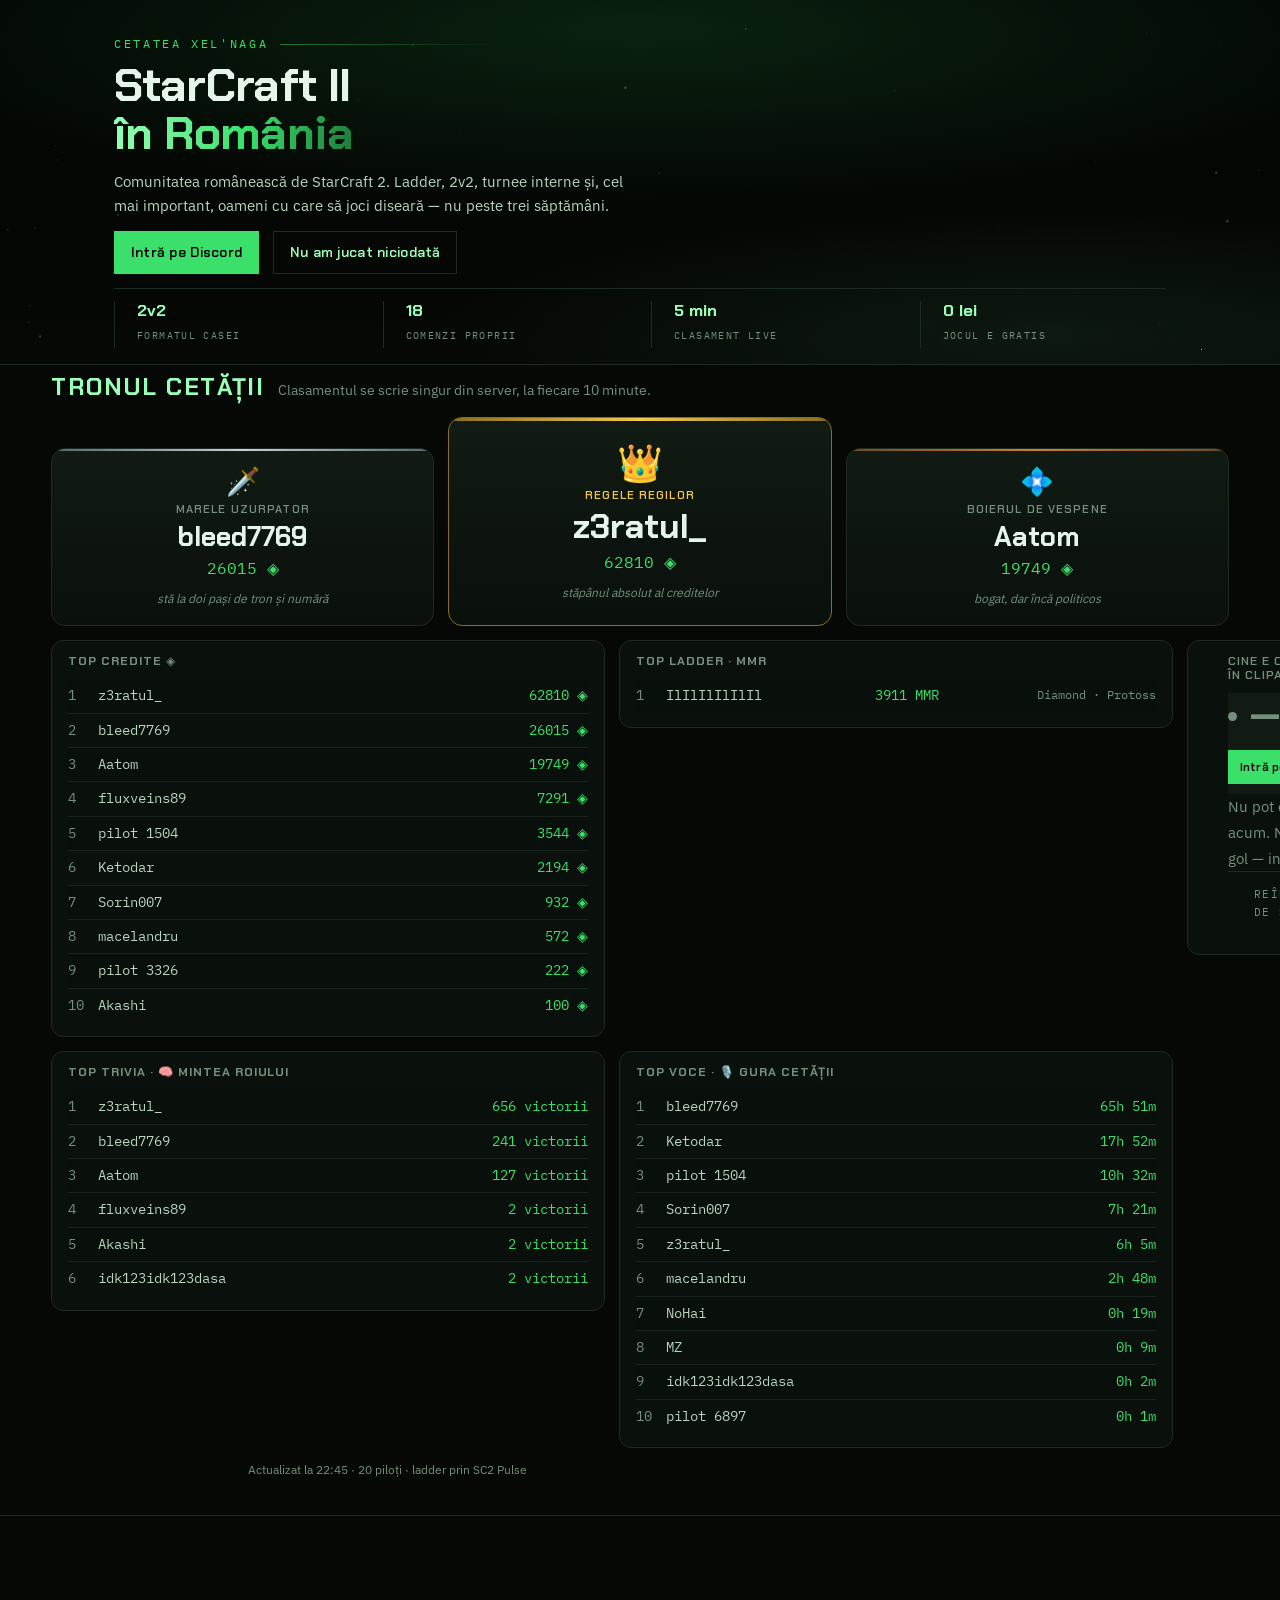
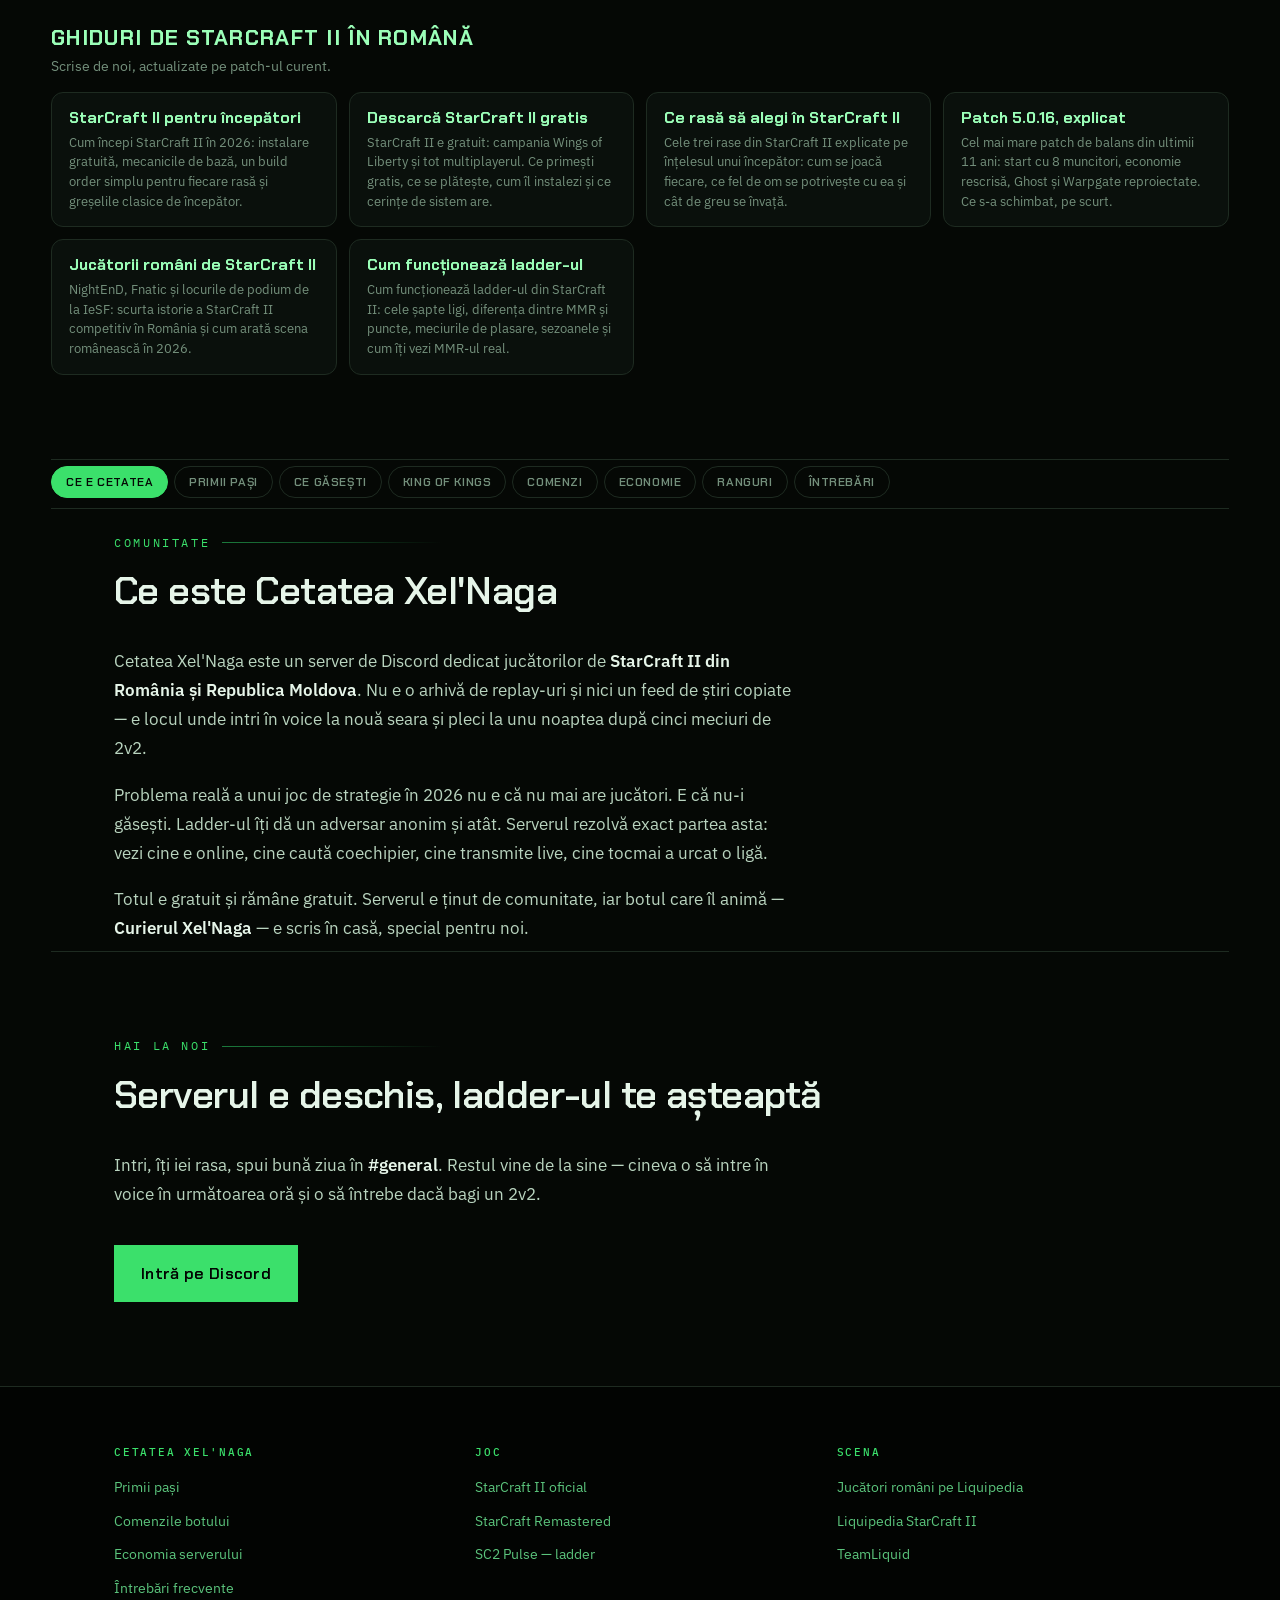
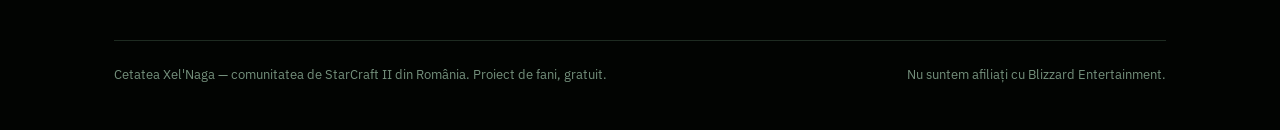
<file: index.html>
<!DOCTYPE html>
<html lang="ro"><head>
<meta charset="utf-8">
<meta name="viewport" content="width=device-width, initial-scale=1">
<meta name="color-scheme" content="dark">
<meta name="theme-color" content="#050805">

<title>StarCraft România — comunitatea de StarCraft II</title>
<meta name="description" content="Comunitatea de StarCraft II din România: Discord activ, meciuri 2v2 în fiecare seară, ladder, turnee interne și clasamente proprii. Intrarea e liberă.">

<link rel="canonical" href="https://starcraftromania.github.io/">
<link rel="alternate" hreflang="ro" href="https://starcraftromania.github.io/">
<link rel="alternate" hreflang="x-default" href="https://starcraftromania.github.io/">

<meta name="robots" content="index, follow, max-image-preview:large, max-snippet:-1, max-video-preview:-1">
<meta name="author" content="Cetatea Xel'Naga">

<meta property="og:type" content="website">
<meta property="og:locale" content="ro_RO">
<meta property="og:site_name" content="Cetatea Xel'Naga">
<meta property="og:title" content="StarCraft România — comunitatea de StarCraft II">
<meta property="og:description" content="Discord activ, meciuri 2v2 în fiecare seară, ladder, turnee interne și clasamente proprii. Jocul e gratuit, intrarea la fel.">
<meta property="og:url" content="https://starcraftromania.github.io/">
<meta property="og:image" content="https://starcraftromania.github.io/og.png">
<meta property="og:image:width" content="1200">
<meta property="og:image:height" content="630">
<meta property="og:image:alt" content="Cetatea Xel'Naga — StarCraft II România">

<meta name="twitter:card" content="summary_large_image">
<meta name="twitter:title" content="StarCraft România — comunitatea de StarCraft II">
<meta name="twitter:description" content="Discord activ, meciuri 2v2 în fiecare seară, ladder, turnee interne și clasamente proprii.">
<meta name="twitter:image" content="https://starcraftromania.github.io/og.png">

<link rel="icon" href="/favicon.svg" type="image/svg+xml">
<link rel="apple-touch-icon" href="/og.png">

<script type="application/ld+json">
{
  "@context": "https://schema.org",
  "@graph": [
    {
      "@type": "WebSite",
      "@id": "https://starcraftromania.github.io/#website",
      "url": "https://starcraftromania.github.io/",
      "name": "Cetatea Xel'Naga — StarCraft România",
      "description": "Comunitatea de StarCraft II din România.",
      "inLanguage": "ro-RO",
      "publisher": { "@id": "https://starcraftromania.github.io/#org" }
    },
    {
      "@type": "Organization",
      "@id": "https://starcraftromania.github.io/#org",
      "name": "Cetatea Xel'Naga",
      "alternateName": "StarCraft România",
      "url": "https://starcraftromania.github.io/",
      "logo": "https://starcraftromania.github.io/og.png",
      "description": "Comunitate românească de StarCraft II și StarCraft: Remastered.",
      "areaServed": { "@type": "Country", "name": "România" },
      "sameAs": ["https://discord.gg/ZuGDmpeRm3"]
    },
    {
      "@type": "WebPage",
      "@id": "https://starcraftromania.github.io/#webpage",
      "url": "https://starcraftromania.github.io/",
      "name": "StarCraft România — comunitatea de StarCraft II",
      "isPartOf": { "@id": "https://starcraftromania.github.io/#website" },
      "about": {
        "@type": "VideoGame",
        "name": "StarCraft II",
        "genre": "Real-time strategy",
        "publisher": { "@type": "Organization", "name": "Blizzard Entertainment" }
      },
      "inLanguage": "ro-RO"
    },
    {
      "@type": "FAQPage",
      "@id": "https://starcraftromania.github.io/#faq",
      "isPartOf": { "@id": "https://starcraftromania.github.io/#webpage" },
      "mainEntity": [
        {
          "@type": "Question",
          "name": "Se mai joacă StarCraft 2 în 2026?",
          "acceptedAnswer": {
            "@type": "Answer",
            "text": "Da. Blizzard nu mai scoate conținut nou pentru multiplayer, dar ladder-ul funcționează, sezoanele se resetează în continuare și scena competitivă e vie. În România nu sunt mii de jucători, dar sunt destui cât să ai meci în fiecare seară dacă știi unde să-i cauți."
          }
        },
        {
          "@type": "Question",
          "name": "StarCraft 2 e gratis?",
          "acceptedAnswer": {
            "@type": "Answer",
            "text": "Da. Din noiembrie 2017 jocul e free-to-play: primești campania Wings of Liberty, modul Arcade, meciurile vs. AI și tot multiplayer-ul competitiv fără să plătești. Celelalte campanii și comandanții de Co-op se cumpără opțional, dar nu schimbă meciurile 1v1 sau 2v2."
          }
        },
        {
          "@type": "Question",
          "name": "Există o comunitate de StarCraft în România?",
          "acceptedAnswer": {
            "@type": "Answer",
            "text": "Da — Cetatea Xel'Naga. Site-urile românești mai vechi de StarCraft au rămas fără actualizări de ani buni, iar discuția s-a mutat pe Discord. Serverul e activ zilnic, cu voice, ladder, turnee interne și clasamente proprii."
          }
        },
        {
          "@type": "Question",
          "name": "Pe ce server joacă românii StarCraft II?",
          "acceptedAnswer": {
            "@type": "Answer",
            "text": "Pe regiunea Europe. Ping-ul din România către serverele europene e bun, iar acolo e populația care contează pentru matchmaking. Contul e legat de regiune, deci alege Europe de la început."
          }
        },
        {
          "@type": "Question",
          "name": "Cum îmi văd MMR-ul și liga la StarCraft II?",
          "acceptedAnswer": {
            "@type": "Answer",
            "text": "Direct în joc, la profil, sau pe serverul de Discord cu comanda /ladder nume-jucător — botul întreabă baza de date publică de ladder și întoarce MMR-ul, liga și rasa oricărui jucător."
          }
        },
        {
          "@type": "Question",
          "name": "Ce rasă e cea mai bună pentru un începător la StarCraft II?",
          "acceptedAnswer": {
            "@type": "Answer",
            "text": "Terran te învață cel mai mult despre mecanica jocului, dar cere multe clicuri. Protoss iartă cel mai mult la început. Zerg e cel mai greu de învățat și cel mai satisfăcător după. Cel mai important e să rămâi pe o rasă câteva luni."
          }
        },
        {
          "@type": "Question",
          "name": "Se joacă și StarCraft Brood War sau Remastered în România?",
          "acceptedAnswer": {
            "@type": "Answer",
            "text": "Da, sunt jucători pe ambele. StarCraft: Remastered are propriul ladder și propria comunitate, iar pe server se organizează meciuri și pentru varianta clasică."
          }
        },
        {
          "@type": "Question",
          "name": "Trebuie să fiu bun ca să intru pe server?",
          "acceptedAnswer": {
            "@type": "Answer",
            "text": "Nu. Majoritatea membrilor sunt între Bronze și Diamond, iar jucătorii mai buni dau replay review dacă le ceri. Serverul e deschis inclusiv celor care tocmai au instalat jocul."
          }
        }
      ]
    }
  ]
}
</script>

<link rel="preload" as="font" type="font/woff2" href="/fonts/ChakraPetch-latin-ext-9cc6078d.woff2" crossorigin="">
<link rel="preload" as="font" type="font/woff2" href="/fonts/ChakraPetch-latin-d09f6c28.woff2" crossorigin="">
<link rel="stylesheet" href="/fonts/fonts.css">

<style>
  :root {
    /* Brood War: consola verde fosforescent pe negru. Temă unică, asumată. */
    --void:      #050805;
    --void-deep: #020402;
    --hull:      #0A100C;
    --hull-2:    #111A13;
    --line:      #1E2B21;
    --green:     #3BE06B;
    --green-lit: #9BFFB8;
    --green-dim: #1B7A3C;
    --phosphor:  #5BC47C;
    --amber:     #D9A441;
    --text:      #B9D4BF;
    --muted:     #74907C;
    --white:     #E6F5E9;

    --display: "Chakra Petch", "Segoe UI", system-ui, sans-serif;
    --body: "IBM Plex Sans", "Segoe UI", system-ui, -apple-system, sans-serif;
    --mono: "IBM Plex Mono", ui-monospace, "SF Mono", Menlo, monospace;

    --measure: 68ch;
    --shell: 1100px;
  }

  * { box-sizing: border-box; }

  body {
    margin: 0;
    background: var(--void);
    color: var(--text);
    font-family: var(--body);
    font-size: 17px;
    line-height: 1.7;
    -webkit-font-smoothing: antialiased;
    overflow-x: hidden;
  }

  ::selection { background: var(--green); color: var(--void-deep); }

  a { color: var(--phosphor); text-decoration: none; }
  a:hover { color: var(--green-lit); text-decoration: underline; text-underline-offset: 3px; }
  a:focus-visible, button:focus-visible {
    outline: 2px solid var(--green);
    outline-offset: 3px;
    border-radius: 2px;
  }

  h1, h2, h3 {
    font-family: var(--display);
    color: var(--white);
    text-wrap: balance;
    margin: 0;
    line-height: 1.15;
  }

  p { margin: 0; max-width: var(--measure); }

  .shell {
    max-width: var(--shell);
    margin-inline: auto;
    padding-inline: 24px;
  }

  /* ---------- HERO ---------- */

  .hero {
    position: relative;
    min-height: 88vh;
    display: flex;
    align-items: center;
    overflow: hidden;
    border-bottom: 1px solid var(--line);
    background:
      radial-gradient(120% 90% at 50% 8%, rgba(59,224,107,0.13), transparent 55%),
      radial-gradient(80% 60% at 82% 92%, rgba(91,196,124,0.09), transparent 60%),
      linear-gradient(180deg, var(--void-deep), var(--void));
  }

  #starfield {
    position: absolute;
    inset: 0;
    width: 100%;
    height: 100%;
    display: block;
    pointer-events: none;
  }

  .hero .shell { position: relative; z-index: 1; padding-block: 96px 72px; }

  .eyebrow {
    font-family: var(--mono);
    font-size: 12px;
    letter-spacing: 0.22em;
    text-transform: uppercase;
    color: var(--green);
    display: flex;
    align-items: center;
    gap: 12px;
  }
  .eyebrow::after {
    content: "";
    flex: 1;
    height: 1px;
    background: linear-gradient(90deg, var(--green-dim), transparent);
    max-width: 220px;
  }

  h1 {
    font-size: clamp(2.6rem, 7vw, 4.6rem);
    font-weight: 700;
    letter-spacing: -0.02em;
    margin-block: 22px 20px;
  }
  h1 .lit {
    background: linear-gradient(100deg, var(--green-lit), var(--green) 55%, var(--green-dim));
    -webkit-background-clip: text;
    background-clip: text;
    color: transparent;
  }

  .lede {
    font-size: clamp(1.05rem, 2.2vw, 1.28rem);
    color: var(--text);
    max-width: 56ch;
  }

  .cta-row {
    display: flex;
    flex-wrap: wrap;
    gap: 14px;
    margin-top: 36px;
  }

  .btn {
    font-family: var(--display);
    font-weight: 600;
    font-size: 1rem;
    letter-spacing: 0.02em;
    padding: 14px 26px;
    border: 1px solid var(--green);
    background: var(--green);
    color: var(--void-deep);
    cursor: pointer;
    transition: transform 0.15s ease, box-shadow 0.15s ease, background 0.15s ease;
    display: inline-flex;
    align-items: center;
    gap: 10px;
  }
  .btn:hover {
    background: var(--green-lit);
    color: var(--void-deep);
    text-decoration: none;
    transform: translateY(-2px);
    box-shadow: 0 10px 30px rgba(59,224,107,0.25);
  }
  .btn.ghost {
    background: transparent;
    color: var(--green-lit);
    border-color: var(--line);
  }
  .btn.ghost:hover {
    background: rgba(59,224,107,0.08);
    border-color: var(--green);
    color: var(--green-lit);
  }

  .facts {
    display: grid;
    grid-template-columns: repeat(auto-fit, minmax(150px, 1fr));
    gap: 22px 0;
    margin-top: 56px;
    border-top: 1px solid var(--line);
    padding-top: 26px;
  }
  .fact {
    padding-left: 22px;
    border-left: 1px solid var(--line);
  }
  .fact b {
    display: block;
    font-family: var(--display);
    font-size: 1.7rem;
    font-weight: 700;
    color: var(--green-lit);
    line-height: 1.1;
    font-variant-numeric: tabular-nums;
  }
  .fact span {
    font-family: var(--mono);
    font-size: 11.5px;
    letter-spacing: 0.14em;
    text-transform: uppercase;
    color: var(--muted);
  }

  /* ---------- SECTIONS ---------- */

  section { padding-block: 84px; border-bottom: 1px solid var(--line); }
  section:last-of-type { border-bottom: none; }

  .sec-head { margin-bottom: 34px; }
  .sec-head h2 {
    font-size: clamp(1.7rem, 3.6vw, 2.4rem);
    font-weight: 600;
    letter-spacing: -0.015em;
    margin-top: 16px;
  }

  .prose { display: flex; flex-direction: column; gap: 18px; }
  .prose p { color: var(--text); }
  .prose strong { color: var(--white); font-weight: 600; }

  /* ---------- STEPS ---------- */

  .steps {
    display: grid;
    gap: 2px;
    background: var(--line);
    border: 1px solid var(--line);
  }
  .step {
    background: var(--hull);
    padding: 28px 30px;
    display: grid;
    grid-template-columns: auto 1fr;
    gap: 24px;
    align-items: start;
  }
  .step .num {
    font-family: var(--display);
    font-size: 2.2rem;
    font-weight: 700;
    color: var(--green-dim);
    line-height: 1;
    font-variant-numeric: tabular-nums;
  }
  .step h3 { font-size: 1.15rem; font-weight: 600; margin-bottom: 8px; }
  .step p { color: var(--muted); font-size: 0.95rem; }
  .step p strong { color: var(--text); }

  /* ---------- BOT GRID ---------- */

  .grid {
    display: grid;
    grid-template-columns: repeat(auto-fit, minmax(280px, 1fr));
    gap: 2px;
    background: var(--line);
    border: 1px solid var(--line);
  }
  .cell {
    background: var(--hull);
    padding: 26px 28px;
    display: flex;
    flex-direction: column;
    gap: 10px;
  }
  .cell h3 {
    font-size: 1.05rem;
    font-weight: 600;
    display: flex;
    align-items: baseline;
    gap: 10px;
  }
  .cell h3 em {
    font-family: var(--mono);
    font-style: normal;
    font-size: 11px;
    letter-spacing: 0.12em;
    text-transform: uppercase;
    color: var(--green);
  }
  .cell p { font-size: 0.94rem; color: var(--muted); }

  /* ---------- TABLE ---------- */

  .table-wrap { overflow-x: auto; border: 1px solid var(--line); }
  table {
    width: 100%;
    border-collapse: collapse;
    font-size: 0.94rem;
    min-width: 520px;
  }
  thead th {
    font-family: var(--mono);
    font-size: 11px;
    letter-spacing: 0.16em;
    text-transform: uppercase;
    color: var(--green);
    text-align: left;
    padding: 14px 20px;
    background: var(--hull-2);
    border-bottom: 1px solid var(--line);
    font-weight: 500;
  }
  tbody td {
    padding: 13px 20px;
    border-bottom: 1px solid var(--line);
    vertical-align: top;
    color: var(--muted);
  }
  tbody tr:last-child td { border-bottom: none; }
  tbody tr:nth-child(odd) { background: rgba(10,16,12,0.55); }
  tbody tr:hover { background: rgba(59,224,107,0.05); }
  td code {
    font-family: var(--mono);
    color: var(--green-lit);
    font-size: 0.92em;
    white-space: nowrap;
  }
  td.num { font-family: var(--mono); font-variant-numeric: tabular-nums; color: var(--text); white-space: nowrap; }
  .tag {
    font-family: var(--mono);
    font-size: 10px;
    letter-spacing: 0.1em;
    text-transform: uppercase;
    color: var(--phosphor);
    border: 1px solid rgba(91,196,124,0.35);
    padding: 2px 7px;
    white-space: nowrap;
  }

  /* ---------- RANK LADDER ---------- */

  .ladder {
    display: grid;
    grid-template-columns: repeat(auto-fit, minmax(112px, 1fr));
    gap: 1px;
    background: var(--line);
    border: 1px solid var(--line);
    margin-top: 8px;
  }
  .rung {
    background: var(--hull);
    padding: 18px 10px;
    text-align: center;
  }
  .rung b {
    display: block;
    font-family: var(--display);
    font-size: 0.95rem;
    font-weight: 600;
    color: var(--text);
  }
  .rung span {
    font-family: var(--mono);
    font-size: 10.5px;
    letter-spacing: 0.08em;
    color: var(--muted);
    font-variant-numeric: tabular-nums;
  }
  .rung:last-child { background: linear-gradient(180deg, rgba(59,224,107,0.16), var(--hull)); }
  .rung:last-child b { color: var(--green-lit); }

  .ladder-label {
    font-family: var(--mono);
    font-size: 11px;
    letter-spacing: 0.16em;
    text-transform: uppercase;
    color: var(--muted);
    margin-bottom: 10px;
    margin-top: 30px;
  }

  /* ---------- CROWN PANEL ---------- */

  .crown {
    border: 1px solid var(--green-dim);
    background:
      radial-gradient(80% 120% at 15% 0%, rgba(59,224,107,0.12), transparent 60%),
      var(--hull);
    padding: 34px 34px 36px;
    display: grid;
    gap: 20px;
  }
  .crown h3 { font-size: 1.3rem; font-weight: 600; }
  .crown p { color: var(--text); }
  .crown ul {
    margin: 0;
    padding-left: 20px;
    color: var(--muted);
    font-size: 0.95rem;
    display: grid;
    gap: 8px;
  }
  .crown li::marker { color: var(--green); }

  /* ---------- FAQ ---------- */

  .faq { display: grid; gap: 2px; background: var(--line); border: 1px solid var(--line); }
  details { background: var(--hull); }
  details[open] { background: var(--hull-2); }
  summary {
    cursor: pointer;
    padding: 20px 26px;
    font-family: var(--display);
    font-weight: 600;
    font-size: 1.02rem;
    color: var(--white);
    list-style: none;
    display: flex;
    justify-content: space-between;
    align-items: center;
    gap: 20px;
  }
  summary::-webkit-details-marker { display: none; }
  summary::after {
    content: "+";
    font-family: var(--mono);
    color: var(--green);
    font-size: 1.3rem;
    line-height: 1;
    flex-shrink: 0;
  }
  details[open] summary::after { content: "−"; }
  details > div {
    padding: 0 26px 22px;
    color: var(--muted);
    font-size: 0.96rem;
  }
  details > div p + p { margin-top: 12px; }


  /* ---------- LIVE: STAREA SERVERULUI ---------- */

  .live {
    border: 1px solid var(--line);
    background:
      radial-gradient(90% 140% at 0% 0%, rgba(59,224,107,0.07), transparent 62%),
      var(--hull);
  }
  .live-top {
    display: flex;
    flex-wrap: wrap;
    align-items: center;
    justify-content: space-between;
    gap: 18px;
    padding: 22px 26px;
    border-bottom: 1px solid var(--line);
    background: var(--hull-2);
  }
  .live-count { display: flex; align-items: baseline; gap: 12px; }
  .live-count b {
    font-family: var(--display);
    font-size: 2.6rem;
    font-weight: 700;
    line-height: 1;
    color: var(--green-lit);
    font-variant-numeric: tabular-nums;
  }
  .live-lbl {
    font-family: var(--mono);
    font-size: 11.5px;
    letter-spacing: 0.16em;
    text-transform: uppercase;
    color: var(--muted);
  }
  .dot {
    width: 9px; height: 9px;
    border-radius: 50%;
    background: var(--green);
    box-shadow: 0 0 0 0 rgba(59,224,107,0.6);
    align-self: center;
    flex-shrink: 0;
    animation: pulse 2.4s ease-out infinite;
  }
  @keyframes pulse {
    0%   { box-shadow: 0 0 0 0 rgba(59,224,107,0.55); }
    70%  { box-shadow: 0 0 0 10px rgba(59,224,107,0); }
    100% { box-shadow: 0 0 0 0 rgba(59,224,107,0); }
  }
  .btn.small { padding: 10px 20px; font-size: 0.92rem; }

  .live-body { padding: 24px 26px; display: grid; gap: 26px; }
  .live-msg { color: var(--muted); font-size: 0.95rem; }

  .live-h {
    font-family: var(--mono);
    font-size: 11px;
    letter-spacing: 0.18em;
    text-transform: uppercase;
    color: var(--green);
    margin-bottom: 14px;
  }

  .roster { display: flex; flex-wrap: wrap; gap: 10px; }
  .who {
    display: flex;
    align-items: center;
    gap: 10px;
    padding: 8px 14px 8px 8px;
    border: 1px solid var(--line);
    background: var(--void);
    min-width: 0;
  }
  .who img, .who .ini {
    width: 28px; height: 28px;
    border-radius: 50%;
    flex-shrink: 0;
    display: grid;
    place-items: center;
    background: var(--hull-2);
    color: var(--green);
    font-family: var(--mono);
    font-size: 12px;
  }
  .who { max-width: 100%; }
  .who span {
    font-size: 0.9rem;
    color: var(--text);
    white-space: nowrap;
    overflow: hidden;
    text-overflow: ellipsis;
    min-width: 0;
  }
  .who i {
    font-style: normal;
    font-family: var(--mono);
    font-size: 10.5px;
    color: var(--muted);
    white-space: nowrap;
    overflow: hidden;
    text-overflow: ellipsis;
    max-width: 18ch;
    min-width: 0;
  }
  .who::before {
    content: "";
    width: 7px; height: 7px;
    border-radius: 50%;
    background: var(--green);
    flex-shrink: 0;
  }
  .who[data-s="idle"]::before { background: var(--amber); }
  .who[data-s="dnd"]::before  { background: #C8503C; }

  .rooms { display: grid; gap: 1px; background: var(--line); border: 1px solid var(--line); }
  .room {
    background: var(--void);
    padding: 12px 16px;
    display: flex;
    align-items: center;
    justify-content: space-between;
    gap: 16px;
    font-size: 0.92rem;
  }
  .room b { font-weight: 500; color: var(--text); }
  .room[data-busy="1"] { background: var(--hull-2); }
  .room[data-busy="1"] b { color: var(--green-lit); }
  .room em {
    font-style: normal;
    font-family: var(--mono);
    font-size: 11px;
    letter-spacing: 0.1em;
    text-transform: uppercase;
    color: var(--muted);
    text-align: right;
  }
  .room[data-busy="1"] em { color: var(--green); }

  .live-foot {
    padding: 14px 26px 18px;
    border-top: 1px solid var(--line);
    font-family: var(--mono);
    font-size: 10.5px;
    letter-spacing: 0.12em;
    text-transform: uppercase;
    color: var(--muted);
    max-width: none;
  }

  .live[data-state="off"] .dot { animation: none; background: var(--muted); }
  .live[data-state="off"] .live-count b { color: var(--muted); }

  /* ---------- FOOTER ---------- */

  footer {
    background: var(--void-deep);
    border-top: 1px solid var(--line);
    padding-block: 56px 44px;
    color: var(--muted);
    font-size: 0.9rem;
  }
  .foot-grid {
    display: grid;
    grid-template-columns: repeat(auto-fit, minmax(200px, 1fr));
    gap: 32px;
    margin-bottom: 40px;
  }
  .foot-grid h4 {
    font-family: var(--mono);
    font-size: 11px;
    letter-spacing: 0.16em;
    text-transform: uppercase;
    color: var(--green);
    margin: 0 0 14px;
    font-weight: 500;
  }
  .foot-grid ul { list-style: none; margin: 0; padding: 0; display: grid; gap: 9px; }
  .foot-note {
    border-top: 1px solid var(--line);
    padding-top: 22px;
    font-size: 0.84rem;
    display: flex;
    flex-wrap: wrap;
    gap: 12px 28px;
    justify-content: space-between;
  }

  @media (max-width: 640px) {
    body { font-size: 16px; }
    section { padding-block: 60px; }
    .hero .shell { padding-block: 72px 56px; }
    .facts { grid-template-columns: repeat(2, 1fr); gap: 20px 0; }
    .fact { padding-left: 16px; }
    .fact b { font-size: 1.45rem; }
    .step { grid-template-columns: 1fr; gap: 12px; padding: 24px; }
    .step .num { font-size: 1.5rem; }
    .crown { padding: 26px 22px 28px; }
  }

  @media (prefers-reduced-motion: reduce) {
    * { animation: none !important; transition: none !important; }
  }
</style>
<style id="cx-stil">
/* ── Vitrina Cetatii ─────────────────────────────────────────────── */
body>header.hero{min-height:0!important;padding:34px 0 16px!important;display:block!important}
body>header.hero .shell{padding-top:0!important;padding-bottom:0!important}
body>header.hero h1{font-size:clamp(1.9rem,4.4vw,2.9rem)!important;line-height:1.04!important;margin:0 0 .28em!important}
body>header.hero .eyebrow{margin:0 0 .55em!important}
body>header.hero .lede{font-size:.94rem!important;line-height:1.55!important;margin:0 0 .95em!important;max-width:58ch}
body>header.hero .cta-row{margin:0 0 14px!important}
body>header.hero .btn{padding:.62em 1.15em!important;font-size:.86rem!important}
body>header.hero .facts{margin:0!important;padding-top:12px!important;gap:22px!important}
body>header.hero .facts b{font-size:1.05rem!important}
body>header.hero .facts span{font-size:.62rem!important}
@media(max-width:700px){body>header.hero .facts{display:none!important}}
.cx{padding:8px 0 34px}
.cx-in{width:min(1180px,92vw);margin:0 auto}
.cx-top{display:flex;align-items:baseline;gap:14px;flex-wrap:wrap;margin:0 0 14px}
.cx-h{font-family:var(--display);font-size:clamp(1.1rem,2.4vw,1.5rem);letter-spacing:.06em;text-transform:uppercase;color:var(--green-lit);margin:0}
.cx-sub{margin:0;color:var(--muted);font-size:.86rem}
.cx-podium{display:grid;grid-template-columns:repeat(3,1fr);gap:14px;align-items:end}
@media(max-width:760px){.cx-podium{grid-template-columns:1fr}}
.cx-k{background:linear-gradient(180deg,var(--hull-2),var(--hull));border:1px solid var(--line);border-radius:14px;padding:18px 16px 16px;text-align:center;position:relative;overflow:hidden}
.cx-k:before{content:"";position:absolute;inset:0 0 auto;height:2px;background:var(--green-dim)}
.cx-k--1{border-color:#8a6d1f;padding-top:26px;padding-bottom:22px}
.cx-k--1:before{background:linear-gradient(90deg,#8a6d1f,#F2C94C,#8a6d1f);height:3px}
.cx-k--2:before{background:linear-gradient(90deg,#5b6570,#C7D0D8,#5b6570)}
.cx-k--3:before{background:linear-gradient(90deg,#6b4a2a,#CD7F32,#6b4a2a)}
@media(min-width:761px){.cx-k--2{order:1}.cx-k--1{order:2}.cx-k--3{order:3}}
.cx-k-emo{font-size:1.7rem;line-height:1}
.cx-k--1 .cx-k-emo{font-size:2.3rem}
.cx-k-tit{font-family:var(--display);text-transform:uppercase;letter-spacing:.1em;font-size:.7rem;color:var(--muted);margin:.5em 0 .15em}
.cx-k--1 .cx-k-tit{color:#F2C94C}
.cx-k-nume{font-family:var(--display);font-weight:700;font-size:clamp(1.15rem,3.2vw,1.7rem);color:var(--white);line-height:1.15;word-break:break-word}
.cx-k--1 .cx-k-nume{font-size:clamp(1.4rem,4vw,2.15rem)}
.cx-k-cred{font-family:var(--mono);color:var(--green);font-size:1rem;margin-top:.2em}
.cx-k-sub{color:var(--muted);font-size:.76rem;margin-top:.5em;font-style:italic}
.cx-grid{display:grid;grid-template-columns:1fr 1fr .8fr;gap:14px;margin-top:14px;align-items:start}
@media(max-width:980px){.cx-grid{grid-template-columns:1fr}}
.cx-card{background:var(--hull);border:1px solid var(--line);border-radius:12px;padding:14px 16px}
.cx-card h3{font-family:var(--display);text-transform:uppercase;letter-spacing:.08em;font-size:.76rem;color:var(--muted);margin:0 0 10px}
.cx-tab-num{font-family:var(--mono);font-size:.86rem;width:100%;border-collapse:collapse}
.cx-tab-num td{padding:5px 0;border-bottom:1px solid rgba(30,43,33,.7)}
.cx-tab-num tr:last-child td{border-bottom:0}
.cx-tab-num .l{color:var(--muted);width:2.2em}
.cx-tab-num .n{color:var(--text)}
.cx-tab-num .v{color:var(--green);text-align:right;white-space:nowrap}
.cx-tab-num .m{color:var(--muted);text-align:right;font-size:.78rem;white-space:nowrap;padding-left:8px}
.cx-nota{color:var(--muted);font-size:.76rem;margin:12px 0 0;text-align:right}
#cx-slot-acum #acum{padding:0!important;margin:0!important;background:none!important;border:0!important}
#cx-slot-acum #acum>*{width:auto!important;max-width:none!important;margin-left:0!important;margin-right:0!important}
#cx-slot-acum h2{font-family:var(--display);text-transform:uppercase;letter-spacing:.08em;font-size:.76rem!important;color:var(--muted)!important;margin:0 0 10px!important;text-align:left!important}
#cx-slot-acum .sec-head{margin:0 0 8px!important}
#cx-slot-acum .eyebrow{display:none!important}
#cx-slot-acum .live{border:0!important;background:none!important;padding:0!important;margin:0!important}
#cx-slot-acum .live-top{padding:0 0 10px!important;margin:0!important;border:0!important;gap:10px!important;flex-wrap:wrap}
#cx-slot-acum .live-count{font-size:1.5rem!important;line-height:1!important}
#cx-slot-acum .live-top .btn{padding:.45em .85em!important;font-size:.76rem!important}
#cx-slot-acum .live-body{padding:0!important;gap:10px!important}
#cx-slot-acum .live-h{font-size:.66rem!important;margin:8px 0 6px!important}
#cx-slot-acum .roster{max-height:190px;overflow:auto;gap:4px!important;padding-right:4px}
#cx-slot-acum .rooms{max-height:150px;overflow:auto;gap:4px!important;padding-right:4px}
#cx-slot-acum .who{padding:3px 0!important;gap:8px!important;font-size:.8rem!important}
#cx-slot-acum .who img,#cx-slot-acum .who .av{width:22px!important;height:22px!important}
#cx-slot-acum .room{padding:5px 8px!important;font-size:.78rem!important}
#cx-slot-acum .roster::-webkit-scrollbar,#cx-slot-acum .rooms::-webkit-scrollbar{width:6px}
#cx-slot-acum .roster::-webkit-scrollbar-thumb,#cx-slot-acum .rooms::-webkit-scrollbar-thumb{background:var(--line);border-radius:3px}
.cx-tabs{width:min(1180px,92vw);margin:6px auto 0}
.cx-tablist{display:flex;flex-wrap:wrap;gap:6px;border-bottom:1px solid var(--line);padding-bottom:10px;margin-bottom:6px}
.cx-tablist button{font-family:var(--display);letter-spacing:.05em;text-transform:uppercase;font-size:.74rem;color:var(--muted);background:transparent;border:1px solid var(--line);border-radius:999px;padding:7px 14px;cursor:pointer;transition:.15s}
.cx-tablist button:hover{color:var(--green-lit);border-color:var(--green-dim)}
.cx-tablist button[aria-selected="true"]{color:var(--void);background:var(--green);border-color:var(--green)}
.cx-panels>section{display:none;padding-top:18px!important;padding-bottom:8px!important}
.cx-panels>section.cx-activ{display:block}
.cx-ghiduri{width:min(1180px,92vw);margin:26px auto 0}
.cx-ghiduri h2{font-family:var(--display);text-transform:uppercase;letter-spacing:.06em;font-size:clamp(1.05rem,2.2vw,1.35rem);color:var(--green-lit);margin:0 0 4px}
.cx-ghiduri>p{color:var(--muted);font-size:.86rem;margin:0 0 14px}
.cx-gr{display:grid;grid-template-columns:repeat(auto-fit,minmax(255px,1fr));gap:12px}
.cx-gh{display:block;background:var(--hull);border:1px solid var(--line);border-radius:12px;padding:15px 17px;text-decoration:none;transition:.15s}
.cx-gh:hover{border-color:var(--green-dim);background:var(--hull-2)}
.cx-gh b{display:block;color:var(--green-lit);font-family:var(--display);font-size:.98rem;margin-bottom:5px;line-height:1.25}
.cx-gh span{color:var(--muted);font-size:.82rem;line-height:1.5;display:block}
</style></head>
<body>
<header class="hero">
  <canvas id="starfield" aria-hidden="true"></canvas>
  <div class="shell">
    <p class="eyebrow">Cetatea Xel'Naga</p>
    <h1>StarCraft II<br><span class="lit">în România</span></h1>
    <p class="lede">
      Comunitatea românească de StarCraft 2. Ladder, 2v2, turnee interne și,
      cel mai important, oameni cu care să joci diseară — nu peste trei săptămâni.
    </p>
    <div class="cta-row">
      <a class="btn" href="https://discord.gg/ZuGDmpeRm3" rel="noopener">Intră pe Discord</a>
      <a class="btn ghost" href="#primii-pasi">Nu am jucat niciodată</a>
    </div>
    <div class="facts">
      <div class="fact"><b>2v2</b><span>Formatul casei</span></div>
      <div class="fact"><b>18</b><span>Comenzi proprii</span></div>
      <div class="fact"><b>5 min</b><span>Clasament live</span></div>
      <div class="fact"><b>0 lei</b><span>Jocul e gratis</span></div>
    </div>
  </div>
</header>

<main><section class="cx" id="clasament"><div class="cx-in"><div class="cx-top"><h2 class="cx-h">Tronul Cetății</h2><p class="cx-sub">Clasamentul se scrie singur din server, la fiecare 10 minute.</p></div><div class="cx-podium"><article class="cx-k cx-k--2"><div class="cx-k-emo">🗡️</div><div class="cx-k-tit">Marele Uzurpator</div><div class="cx-k-nume">—</div><div class="cx-k-cred">— ◈</div><div class="cx-k-sub">stă la doi pași de tron și numără</div></article><article class="cx-k cx-k--1"><div class="cx-k-emo">👑</div><div class="cx-k-tit">Regele Regilor</div><div class="cx-k-nume">—</div><div class="cx-k-cred">— ◈</div><div class="cx-k-sub">stăpânul absolut al creditelor</div></article><article class="cx-k cx-k--3"><div class="cx-k-emo">💠</div><div class="cx-k-tit">Boierul de Vespene</div><div class="cx-k-nume">—</div><div class="cx-k-cred">— ◈</div><div class="cx-k-sub">bogat, dar încă politicos</div></article></div><div class="cx-grid"><div class="cx-card"><h3>Top credite ◈</h3><table class="cx-tab-num" id="cx-t-credite"><tbody><tr><td class="n" colspan="4" style="color:var(--muted);padding:10px 0">Clasamentul se încarcă…</td></tr></tbody></table></div><div class="cx-card"><h3>Top ladder · MMR</h3><table class="cx-tab-num" id="cx-t-ladder"><tbody><tr><td class="n" colspan="4" style="color:var(--muted);padding:10px 0">Clasamentul se încarcă…</td></tr></tbody></table></div><div class="cx-card" id="cx-slot-acum"><section id="acum">
  <div class="shell">
    <div class="sec-head">
      <p class="eyebrow">Acum pe server</p>
      <h2>Cine e online chiar în clipa asta</h2>
    </div>
    <div class="live" id="live" data-state="loading">
      <div class="live-top">
        <div class="live-count">
          <span class="dot"></span>
          <b id="live-n">—</b>
          <span class="live-lbl" id="live-lbl">jucători online</span>
        </div>
        <a class="btn small" href="https://discord.gg/ZuGDmpeRm3" rel="noopener">Intră pe Discord</a>
      </div>
      <div class="live-body" id="live-body">
        <p class="live-msg">Se citește starea serverului…</p>
      </div>
      <p class="live-foot" id="live-foot">Date live de la Discord</p>
    </div>
  </div>
</section></div><div class="cx-card"><h3>Top trivia · 🧠 Mintea Roiului</h3><table class="cx-tab-num" id="cx-t-trivia"><tbody><tr><td class="n" colspan="4" style="color:var(--muted);padding:10px 0">Clasamentul se încarcă…</td></tr></tbody></table></div><div class="cx-card"><h3>Top voce · 🎙️ Gura Cetății</h3><table class="cx-tab-num" id="cx-t-voce"><tbody><tr><td class="n" colspan="4" style="color:var(--muted);padding:10px 0">Clasamentul se încarcă…</td></tr></tbody></table></div></div><p class="cx-nota" id="cx-nota">Clasamentul se aprinde imediat ce botul începe să publice.</p></div></section>



















<section class="cx-ghiduri" id="ghiduri"><h2>Ghiduri de StarCraft II în română</h2><p>Scrise de noi, actualizate pe patch-ul curent.</p><div class="cx-gr"><a class="cx-gh" href="/incepatori.html"><b>StarCraft II pentru începători</b><span>Cum începi StarCraft II în 2026: instalare gratuită, mecanicile de bază, un build order simplu pentru fiecare rasă și greșelile clasice de începător.</span></a><a class="cx-gh" href="/descarca-starcraft-2.html"><b>Descarcă StarCraft II gratis</b><span>StarCraft II e gratuit: campania Wings of Liberty și tot multiplayerul. Ce primești gratis, ce se plătește, cum îl instalezi și ce cerințe de sistem are.</span></a><a class="cx-gh" href="/rase.html"><b>Ce rasă să alegi în StarCraft II</b><span>Cele trei rase din StarCraft II explicate pe înțelesul unui începător: cum se joacă fiecare, ce fel de om se potrivește cu ea și cât de greu se învață.</span></a><a class="cx-gh" href="/patch-5-0-16.html"><b>Patch 5.0.16, explicat</b><span>Cel mai mare patch de balans din ultimii 11 ani: start cu 8 muncitori, economie rescrisă, Ghost și Warpgate reproiectate. Ce s-a schimbat, pe scurt.</span></a><a class="cx-gh" href="/jucatori-romani.html"><b>Jucătorii români de StarCraft II</b><span>NightEnD, Fnatic și locurile de podium de la IeSF: scurta istorie a StarCraft II competitiv în România și cum arată scena românească în 2026.</span></a><a class="cx-gh" href="/ladder.html"><b>Cum funcționează ladder-ul</b><span>Cum funcționează ladder-ul din StarCraft II: cele șapte ligi, diferența dintre MMR și puncte, meciurile de plasare, sezoanele și cum îți vezi MMR-ul real.</span></a></div></section><div class="cx-tabs" id="cx-ghid"><div class="cx-tablist" role="tablist"><button type="button" role="tab" aria-controls="comunitate" aria-selected="true">Ce e Cetatea</button><button type="button" role="tab" aria-controls="primii-pasi" aria-selected="false">Primii pași</button><button type="button" role="tab" aria-controls="server" aria-selected="false">Ce găsești</button><button type="button" role="tab" aria-controls="king-of-kings" aria-selected="false">King of Kings</button><button type="button" role="tab" aria-controls="comenzi" aria-selected="false">Comenzi</button><button type="button" role="tab" aria-controls="economie" aria-selected="false">Economie</button><button type="button" role="tab" aria-controls="ranguri" aria-selected="false">Ranguri</button><button type="button" role="tab" aria-controls="intrebari" aria-selected="false">Întrebări</button></div><div class="cx-panels"><section id="comunitate" class="cx-activ">
  <div class="shell">
    <div class="sec-head">
      <p class="eyebrow">Comunitate</p>
      <h2>Ce este Cetatea Xel'Naga</h2>
    </div>
    <div class="prose">
      <p>
        Cetatea Xel'Naga este un server de Discord dedicat jucătorilor de <strong>StarCraft II din
        România și Republica Moldova</strong>. Nu e o arhivă de replay-uri și nici un feed de știri
        copiate — e locul unde intri în voice la nouă seara și pleci la unu noaptea după cinci meciuri
        de 2v2.
      </p>
      <p>
        Problema reală a unui joc de strategie în 2026 nu e că nu mai are jucători. E că nu-i găsești.
        Ladder-ul îți dă un adversar anonim și atât. Serverul rezolvă exact partea asta: vezi cine e
        online, cine caută coechipier, cine transmite live, cine tocmai a urcat o ligă.
      </p>
      <p>
        Totul e gratuit și rămâne gratuit. Serverul e ținut de comunitate, iar botul care îl animă —
        <strong>Curierul Xel'Naga</strong> — e scris în casă, special pentru noi.
      </p>
    </div>
  </div>
</section><section id="primii-pasi">
  <div class="shell">
    <div class="sec-head">
      <p class="eyebrow">Primii pași</p>
      <h2>De la zero la primul meci</h2>
    </div>
    <div class="steps">
      <div class="step">
        <div class="num">1</div>
        <div>
          <h3>Descarcă StarCraft II — e gratuit</h3>
          <p>
            Din 2017 jocul e <strong>free-to-play</strong>: campania Wings of Liberty, modul Co-op și
            tot multiplayer-ul, fără să plătești nimic. Îl iei de pe Battle.net și alegi regiunea
            <strong>Europe</strong> — acolo joacă toată lumea de la noi. Meciurile clasate se
            deblochează după primele 10 victorii în Co-op sau vs. AI, ca să nu ajungi în ladder din
            prima secundă.
          </p>
        </div>
      </div>
      <div class="step">
        <div class="num">2</div>
        <div>
          <h3>Intră pe server și ia-ți rasa</h3>
          <p>
            În canalul <strong>#roluri</strong> apeși pe o reacție și primești rolul de
            <strong>Terran</strong>, <strong>Zerg</strong>, <strong>Protoss</strong> sau
            <strong>Random</strong>. De acolo se vede din sidebar cine cu ce joacă — util când cauți
            sparring pe un matchup anume.
          </p>
        </div>
      </div>
      <div class="step">
        <div class="num">3</div>
        <div>
          <h3>Leagă-ți contul de Battle.net</h3>
          <p>
            Botul <strong>SC2 Pulse</strong> îți citește ladder-ul și îți pune automat rolul de ligă,
            de la Bronze la Grandmaster. Se actualizează singur când urci. Dacă preferi să nu-ți legi
            contul, poți oricând să cauți pe oricine cu comanda <code>/ladder</code>.
          </p>
        </div>
      </div>
    </div>
  </div>
</section><section id="server">
  <div class="shell">
    <div class="sec-head">
      <p class="eyebrow">Pe server</p>
      <h2>Ce găsești înăuntru</h2>
    </div>
    <div class="grid">
      <div class="cell">
        <h3>Curierul Xel'Naga <em>bot propriu</em></h3>
        <p>
          Economia serverului, în credite ◈. Câștigi stând în voice, transmițând live, răspunzând la
          trivia sau pariind pe meciurile altora. Scris de la zero pentru Cetate, nu un bot public
          configurat pe repede-înainte.
        </p>
      </div>
      <div class="cell">
        <h3>SC2 Pulse <em>ladder</em></h3>
        <p>
          Roluri automate de ligă și rasă, direct din ladder-ul oficial. Plus <code>/ladder</code>,
          care îți scoate MMR-ul, liga și rasa oricărui jucător, live.
        </p>
      </div>
      <div class="cell">
        <h3>Trivia SC2 <em>non-stop</em></h3>
        <p>
          O întrebare pe minut în <strong>#trivia</strong>, zi și noapte. Build-uri,
          unități, istoria e-sportului. Răspunsul corect aduce credite — și, în timp, o reputație.
        </p>
      </div>
      <div class="cell">
        <h3>Dueluri și predicții <em>pariuri</em></h3>
        <p>
          Provoacă pe cineva la un meci cu miză în credite: banii stau în escrow, ambii confirmă
          rezultatul, dezacordul înseamnă refund. La meciurile mari se deschid pool-uri de predicții
          pe A/B.
        </p>
      </div>
      <div class="cell">
        <h3>Nivele și ranguri <em>progres</em></h3>
        <p>
          Activitatea în chat te urcă printr-o scară de unități SC2, de la Drone la Mothership. Iar
          <code>/profil</code> îți desenează un card de pilot cu rangul, seria și palmaresul.
        </p>
      </div>
      <div class="cell">
        <h3>Turnee interne <em>evenimente</em></h3>
        <p>
          Bracket-uri organizate pe server, cu premii plătite automat în credite. Plus showmatch-uri
          și seri tematice când se strânge lumea.
        </p>
      </div>
    </div>
  </div>
</section><section id="king-of-kings">
  <div class="shell">
    <div class="sec-head">
      <p class="eyebrow">King of Kings</p>
      <h2>Coroana se poartă până ți-o ia cineva</h2>
    </div>
    <div class="crown">
      <h3>👑 Un singur rege, actualizat la 5 minute</h3>
      <p>
        Canalul <strong>#king-of-kings</strong> ține un singur mesaj, editat non-stop, cu topul după
        creditele din cont. Cine e pe primul loc primește rolul <strong>👑 Regele Regilor</strong>,
        afișat sus în sidebar pentru toată lumea.
      </p>
      <ul>
        <li>Detronarea se anunță public în <strong>#general</strong> — nimeni nu urcă pe tron discret.</li>
        <li>Butonul <strong>„Unde sunt eu?"</strong> îți spune pe ce loc ești și cât îți lipsește până la cel de deasupra.</li>
        <li>Clasamentul e după soldul curent, nu după cât ai câștigat vreodată. Dacă cheltui, cazi.</li>
      </ul>
    </div>
  </div>
</section><section id="comenzi">
  <div class="shell">
    <div class="sec-head">
      <p class="eyebrow">Comenzi</p>
      <h2>Ce știe Curierul</h2>
    </div>
    <div class="table-wrap">
      <table>
        <thead>
          <tr><th>Comandă</th><th>Ce face</th><th>Acces</th></tr>
        </thead>
        <tbody>
          <tr><td><code>/profil</code></td><td>Cardul tău de pilot: rang, bară de progres, dueluri câștigate, serie</td><td><span class="tag">Toți</span></td></tr>
          <tr><td><code>/puncte</code></td><td>Soldul tău de credite</td><td><span class="tag">Toți</span></td></tr>
          <tr><td><code>/daily</code></td><td>Bonus zilnic, cu serie care crește de la 25 la 55 ◈</td><td><span class="tag">Toți</span></td></tr>
          <tr><td><code>/clasament</code></td><td>Topul serverului</td><td><span class="tag">Toți</span></td></tr>
          <tr><td><code>/ladder</code></td><td>MMR, ligă și rasă, live din ladder-ul oficial</td><td><span class="tag">Toți</span></td></tr>
          <tr><td><code>/trivia</code></td><td>Pornește o rundă de întrebări SC2</td><td><span class="tag">Toți</span></td></tr>
          <tr><td><code>/duel</code></td><td>Provoacă pe cineva cu miză, între 10 și 100 ◈</td><td><span class="tag">Toți</span></td></tr>
          <tr><td><code>/magazin</code></td><td>Ce se poate cumpăra pe credite</td><td><span class="tag">Toți</span></td></tr>
          <tr><td><code>/cumpara</code></td><td>Cumpără din magazin</td><td><span class="tag">Toți</span></td></tr>
          <tr><td><code>/ghid</code></td><td>Explicația tuturor boților și opțiunilor serverului</td><td><span class="tag">Toți</span></td></tr>
          <tr><td><code>/leaga-contul</code></td><td>Îți legi contul de Battle.net — de aici pornesc creditele de ladder, buletinul și clasamentele</td><td><span class="tag">Toți</span></td></tr><tr><td><code>/buletin</code></td><td>Buletinul de ladder: meciuri, W-L, MMR câștigat</td><td><span class="tag">Toți</span></td></tr><tr><td><code>/camera</code></td><td>Îți administrezi camera de voce (nume, limită, blocare)</td><td><span class="tag">Toți</span></td></tr><tr><td><code>/replay</code></td><td>Cardul unui meci: hartă, matchup, APM, build order</td><td><span class="tag">Toți</span></td></tr><tr><td><code>/cont</code></td><td>Ștergi legătura cu contul sau vezi cine și-a legat contul</td><td><span class="tag">Toți</span></td></tr><tr><td><code>/predictie</code></td><td>Deschide, închide sau rezolvă un pool de predicții</td><td><span class="tag">Staff</span></td></tr>
          <tr><td><code>/puncte-adauga</code></td><td>Acordă credite manual</td><td><span class="tag">Staff</span></td></tr>
          <tr><td><code>/puncte-scade</code></td><td>Scade credite manual</td><td><span class="tag">Staff</span></td></tr>
        </tbody>
      </table>
    </div>
  </div>
</section><section id="economie">
  <div class="shell">
    <div class="sec-head">
      <p class="eyebrow">Economie</p>
      <h2>Cum se câștigă creditele</h2>
    </div>
    <div class="table-wrap">
      <table>
        <thead>
          <tr><th>Sursă</th><th>Câștig</th><th>Detaliu</th></tr>
        </thead>
        <tbody>
          <tr><td>Stream cu spectatori</td><td class="num">10 ◈ / min</td><td>Transmiți live în voice și te urmărește cineva</td></tr>
          <tr><td>Timp în voice</td><td class="num">2 ◈ / min</td><td>Simpla prezență, cât timp nu ești singur</td></tr>
          <tr><td>Bonus zilnic</td><td class="num">25 – 55 ◈</td><td>Crește cu seria, se plafonează în ziua a 7-a</td></tr>
          <tr><td>Trivia</td><td class="num">25 ◈ / rundă</td><td>Plafon separat de 150 ◈ pe zi</td></tr>
          <tr><td>Picături-surpriză</td><td class="num">10 – 40 ◈</td><td>Apar aleator în #general, la 2–6 ore</td></tr>
          <tr><td>Bun venit</td><td class="num">50 ◈</td><td>O singură dată, la intrarea pe server</td></tr>
        </tbody>
      </table>
    </div>
    <p style="margin-top:22px; color: var(--muted); font-size: 0.93rem;">
      Plafon general de <strong style="color:var(--text)">600 ◈ pe zi</strong>, ca să rămână un joc și
      nu o fermă. Creditele se cheltuie pe roluri de culoare, un replay review sau o sesiune de
      antrenament cu un jucător mai bun.
    </p>
  </div>
</section><section id="ranguri">
  <div class="shell">
    <div class="sec-head">
      <p class="eyebrow">Ranguri</p>
      <h2>Două scări, urcate diferit</h2>
    </div>
    <p style="color: var(--muted); font-size:0.95rem;">
      Una măsoară cât ai adunat, cealaltă cât ai vorbit. Se urcă independent.
    </p>

    <p class="ladder-label">Rangul de pe /profil — după creditele câștigate</p>
    <div class="ladder">
      <div class="rung"><b>SCV</b><span>start</span></div>
      <div class="rung"><b>Marine</b><span>↑</span></div>
      <div class="rung"><b>Reaper</b><span>↑</span></div>
      <div class="rung"><b>Ghost</b><span>↑</span></div>
      <div class="rung"><b>Thor</b><span>↑</span></div>
      <div class="rung"><b>Banshee</b><span>↑</span></div>
      <div class="rung"><b>Raven</b><span>↑</span></div>
      <div class="rung"><b>Archon</b><span>↑</span></div>
      <div class="rung"><b>Xel'Naga</b><span>final</span></div>
    </div>

    <p class="ladder-label">Nivelul din chat — după activitate</p>
    <div class="ladder">
      <div class="rung"><b>Drone</b><span>nivel 1</span></div>
      <div class="rung"><b>Marine</b><span>nivel 5</span></div>
      <div class="rung"><b>Zealot</b><span>nivel 10</span></div>
      <div class="rung"><b>Hydralisk</b><span>nivel 20</span></div>
      <div class="rung"><b>Siege Tank</b><span>nivel 36</span></div>
      <div class="rung"><b>Battlecruiser</b><span>nivel 42</span></div>
      <div class="rung"><b>Mothership</b><span>nivel 60</span></div>
    </div>
  </div>
</section><section id="intrebari">
  <div class="shell">
    <div class="sec-head">
      <p class="eyebrow">Întrebări frecvente</p>
      <h2>Ce ne întreabă lumea</h2>
    </div>
    <div class="faq">
      <details open="">
        <summary>Se mai joacă StarCraft 2 în 2026?</summary>
        <div>
          <p>Da. Blizzard nu mai scoate conținut nou pentru multiplayer, dar ladder-ul funcționează, sezoanele se resetează în continuare și scena competitivă e vie — cu turnee internaționale mari și un circuit de evenimente online care merge tot anul.</p>
          <p>În România situația e mai simplă decât pare: nu sunt mii de jucători, dar sunt destui cât să ai meci în fiecare seară dacă știi unde să-i cauți. Exact de aia există serverul.</p>
        </div>
      </details>
      <details>
        <summary>StarCraft 2 e gratis?</summary>
        <div>
          <p>Da. Din noiembrie 2017 jocul e free-to-play: primești campania Wings of Liberty, modul Arcade, meciurile vs. AI și tot multiplayer-ul competitiv fără să plătești. Se cumpără opțional celelalte campanii (Heart of the Swarm, Legacy of the Void, Nova) și comandanții de Co-op — dar nimic din toate astea nu-ți schimbă meciurile 1v1 sau 2v2.</p>
        </div>
      </details>
      <details>
        <summary>Există o comunitate de StarCraft în România?</summary>
        <div>
          <p>Da — Cetatea Xel'Naga. Site-urile românești mai vechi de StarCraft au rămas fără actualizări de ani buni, iar discuția s-a mutat aproape complet pe Discord. Serverul e activ zilnic, cu voice, ladder, turnee interne și clasamente proprii.</p>
        </div>
      </details>
      <details>
        <summary>Pe ce server joacă românii?</summary>
        <div>
          <p>Pe regiunea <strong>Europe</strong>. Ping-ul din România către serverele europene e bun, iar acolo e și populația care contează pentru matchmaking. Contul e legat de regiune, deci alege Europe de la început ca să nu ajungi să-ți refaci progresul.</p>
        </div>
      </details>
      <details>
        <summary>Cum îmi văd MMR-ul și liga?</summary>
        <div>
          <p>Direct în joc, la profil, sau pe server cu comanda <code>/ladder nume-jucător</code> — botul întreabă baza de date publică de ladder și îți întoarce MMR-ul, liga și rasa. Merge pentru oricine, nu doar pentru membrii serverului.</p>
        </div>
      </details>
      <details>
        <summary>Ce rasă e cea mai bună pentru un începător?</summary>
        <div>
          <p>Terran te învață cel mai mult despre mecanica jocului, dar cere multe clicuri. Protoss iartă cel mai mult la început, pentru că unitățile sunt puternice individual și nu ai nevoie de micro perfect. Zerg e cel mai greu de învățat și cel mai satisfăcător după.</p>
          <p>Sfatul onest: alege rasa care ți se pare mișto și rămâi pe ea trei luni. Schimbatul des e motivul principal pentru care oamenii se blochează în Silver.</p>
        </div>
      </details>
      <details>
        <summary>Se joacă și Brood War sau Remastered?</summary>
        <div>
          <p>Da, sunt oameni pe ambele. StarCraft: Remastered are propriul ladder și propria comunitate, iar pe server se organizează meciuri și pentru varianta clasică. Nu trebuie să alegi o tabără.</p>
        </div>
      </details>
      <details>
        <summary>Trebuie să fiu bun ca să intru?</summary>
        <div>
          <p>Nu. Majoritatea celor de pe server sunt între Bronze și Diamond, iar cine e mai sus dă replay review dacă i-o ceri frumos. Singura regulă nescrisă e să nu faci pe deșteptul cu cineva care abia a instalat jocul.</p>
        </div>
      </details>
    </div>
  </div>
</section></div></div><section id="alatura-te">
  <div class="shell">
    <div class="sec-head">
      <p class="eyebrow">Hai la noi</p>
      <h2>Serverul e deschis, ladder-ul te așteaptă</h2>
    </div>
    <div class="prose">
      <p>
        Intri, îți iei rasa, spui bună ziua în <strong>#general</strong>. Restul vine de la sine —
        cineva o să intre în voice în următoarea oră și o să întrebe dacă bagi un 2v2.
      </p>
    </div>
    <div class="cta-row">
      <a class="btn" href="https://discord.gg/ZuGDmpeRm3" rel="noopener">Intră pe Discord</a>
    </div>
  </div>
</section>

</main>

<footer>
  <div class="shell">
    <div class="foot-grid">
      <div>
        <h4>Cetatea Xel'Naga</h4>
        <ul>
          <li><a href="#primii-pasi">Primii pași</a></li>
          <li><a href="#comenzi">Comenzile botului</a></li>
          <li><a href="#economie">Economia serverului</a></li>
          <li><a href="#intrebari">Întrebări frecvente</a></li>
        </ul>
      </div>
      <div>
        <h4>Joc</h4>
        <ul>
          <li><a href="https://starcraft2.blizzard.com/" rel="noopener">StarCraft II oficial</a></li>
          <li><a href="https://starcraft.blizzard.com/" rel="noopener">StarCraft Remastered</a></li>
          <li><a href="https://sc2pulse.nephest.com/sc2/" rel="noopener">SC2 Pulse — ladder</a></li>
        </ul>
      </div>
      <div>
        <h4>Scena</h4>
        <ul>
          <li><a href="https://liquipedia.net/starcraft2/Category:Romanian_Players" rel="noopener">Jucători români pe Liquipedia</a></li>
          <li><a href="https://liquipedia.net/starcraft2/Main_Page" rel="noopener">Liquipedia StarCraft II</a></li>
          <li><a href="https://tl.net/" rel="noopener">TeamLiquid</a></li>
        </ul>
      </div>
    </div>
    <div class="foot-note">
      <span>Cetatea Xel'Naga — comunitatea de StarCraft II din România. Proiect de fani, gratuit.</span>
      <span>Nu suntem afiliați cu Blizzard Entertainment.</span>
    </div>
  </div>
</footer>

<script>
  (function () {
    var canvas = document.getElementById('starfield');
    if (!canvas) return;
    var ctx = canvas.getContext('2d');
    var reduce = window.matchMedia && window.matchMedia('(prefers-reduced-motion: reduce)').matches;
    var stars = [];
    var dpr = Math.min(window.devicePixelRatio || 1, 2);
    var raf = null;

    function seed() {
      var w = canvas.clientWidth, h = canvas.clientHeight;
      canvas.width = w * dpr;
      canvas.height = h * dpr;
      ctx.setTransform(dpr, 0, 0, dpr, 0, 0);
      stars = [];
      var count = Math.min(160, Math.round((w * h) / 9000));
      for (var i = 0; i < count; i++) {
        stars.push({
          x: Math.random() * w,
          y: Math.random() * h,
          r: Math.random() * 1.15 + 0.25,
          a: Math.random() * 0.5 + 0.15,
          v: Math.random() * 0.012 + 0.003,
          p: Math.random() * Math.PI * 2,
          gold: Math.random() > 0.86
        });
      }
    }

    function draw(t) {
      var w = canvas.clientWidth, h = canvas.clientHeight;
      ctx.clearRect(0, 0, w, h);
      for (var i = 0; i < stars.length; i++) {
        var s = stars[i];
        var tw = reduce ? s.a : s.a * (0.55 + 0.45 * Math.sin(t * s.v + s.p));
        ctx.beginPath();
        ctx.arc(s.x, s.y, s.r, 0, Math.PI * 2);
        ctx.fillStyle = s.gold
          ? 'rgba(155,255,184,' + tw + ')'
          : 'rgba(185,212,191,' + tw * 0.8 + ')';
        ctx.fill();
      }
      if (!reduce) raf = requestAnimationFrame(draw);
    }

    function start() {
      seed();
      if (raf) cancelAnimationFrame(raf);
      if (reduce) { draw(0); } else { raf = requestAnimationFrame(draw); }
    }

    var resizeTimer;
    window.addEventListener('resize', function () {
      clearTimeout(resizeTimer);
      resizeTimer = setTimeout(start, 200);
    });

    document.addEventListener('visibilitychange', function () {
      if (document.hidden) {
        if (raf) { cancelAnimationFrame(raf); raf = null; }
      } else if (!reduce && !raf) {
        raf = requestAnimationFrame(draw);
      }
    });

    start();
  })();
</script>

<script>
  (function () {
    // Botii serverului — nu-i numaram ca jucatori. Adauga aici daca mai apar.
    var BOTI = ['carl-bot', 'curierul xel\'naga', 'dyno', 'maki', 'sc2 pulse', 'tourney bot'];
    var API = 'https://discord.com/api/guilds/1540003384042590339/widget.json';

    var box = document.getElementById('live');
    var nEl = document.getElementById('live-n');
    var lblEl = document.getElementById('live-lbl');
    var bodyEl = document.getElementById('live-body');
    var footEl = document.getElementById('live-foot');
    if (!box) return;

    function esc(s) {
      return String(s).replace(/[&<>"']/g, function (c) {
        return { '&': '&amp;', '<': '&lt;', '>': '&gt;', '"': '&quot;', "'": '&#39;' }[c];
      });
    }

    function offline() {
      box.setAttribute('data-state', 'off');
      nEl.textContent = '—';
      lblEl.textContent = 'stare indisponibilă';
      bodyEl.innerHTML = '<p class="live-msg">Nu pot citi serverul chiar acum. ' +
        'Nu înseamnă că e gol — intră și vezi singur.</p>';
      footEl.textContent = 'Reîncerc în 60 de secunde';
    }

    function render(d) {
      var membri = d.members || [];
      var canale = (d.channels || []).slice().sort(function (a, b) { return a.position - b.position; });

      var oameni = membri.filter(function (m) {
        return BOTI.indexOf((m.username || '').toLowerCase()) === -1;
      });
      var boti = membri.length - oameni.length;

      box.setAttribute('data-state', oameni.length ? 'on' : 'empty');
      nEl.textContent = oameni.length;
      lblEl.textContent = oameni.length === 1 ? 'jucător online' : 'jucători online';

      var html = '';

      if (oameni.length) {
        html += '<div><p class="live-h">Pe server</p><div class="roster">' +
          oameni.map(function (m) {
            var nume = esc(m.username);
            var joc = m.game && m.game.name ? '<i>' + esc(m.game.name) + '</i>' : '';
            var av = m.avatar_url
              ? '<img src="' + esc(m.avatar_url) + '" alt="" loading="lazy" width="28" height="28" ' +
                'onerror="this.replaceWith(Object.assign(document.createElement(\'span\'),' +
                '{className:\'ini\',textContent:' + JSON.stringify(nume.charAt(0).toUpperCase()) + '}))">'
              : '<span class="ini">' + esc(nume.charAt(0).toUpperCase()) + '</span>';
            return '<span class="who" data-s="' + esc(m.status || 'online') + '">' +
              av + '<span>' + nume + '</span>' + joc + '</span>';
          }).join('') + '</div></div>';
      } else {
        html += '<p class="live-msg">Nimeni online chiar acum. Fii tu primul — de obicei ' +
          'lumea se strânge seara, după ora 20.</p>';
      }

      if (canale.length) {
        var ocupat = {};
        membri.forEach(function (m) {
          if (m.channel_id) ocupat[m.channel_id] = (ocupat[m.channel_id] || 0) + 1;
        });
        html += '<div><p class="live-h">Camere de voce</p><div class="rooms">' +
          canale.map(function (c) {
            var n = ocupat[c.id] || 0;
            return '<div class="room" data-busy="' + (n ? 1 : 0) + '">' +
              '<b>' + esc(c.name) + '</b><em>' +
              (n ? n + (n === 1 ? ' persoană' : ' persoane') : 'liberă') +
              '</em></div>';
          }).join('') + '</div></div>';
      }

      bodyEl.innerHTML = html;
      footEl.textContent = 'Date live de la Discord' +
        (boti > 0 ? ' · plus ' + boti + (boti === 1 ? ' bot' : ' boți') : '') +
        ' · se reîmprospătează la 60 s';
    }

    function tick() {
      fetch(API, { cache: 'no-store' })
        .then(function (r) { if (!r.ok) throw 0; return r.json(); })
        .then(render)
        .catch(offline);
    }

    tick();
    setInterval(function () { if (!document.hidden) tick(); }, 60000);
  })();
</script>


<script id="cx-script">
(function(){
  var lista = document.querySelector(".cx-tablist");
  if (lista) lista.addEventListener("click", function(e){
    var b = e.target.closest("button[aria-controls]"); if (!b) return;
    Array.prototype.forEach.call(lista.querySelectorAll("button"), function(x){ x.setAttribute("aria-selected", String(x === b)); });
    Array.prototype.forEach.call(document.querySelectorAll(".cx-panels>section"), function(s){ s.classList.toggle("cx-activ", s.id === b.getAttribute("aria-controls")); });
  });
  function esc(v){ var d = document.createElement("div"); d.textContent = (v == null ? "" : String(v)); return d.innerHTML; }
  function gol(id, txt){ var t = document.querySelector("#" + id + " tbody"); if (t) t.innerHTML = '<tr><td class="n" colspan="4" style="color:var(--muted);padding:10px 0">' + txt + '</td></tr>'; }
  function umple(id, randuri, fv, fm){
    var t = document.querySelector("#" + id + " tbody"); if (!t) return;
    if (!randuri || !randuri.length) return;
    t.innerHTML = randuri.slice(0, 10).map(function(x, i){
      return '<tr><td class="l">' + (i + 1) + '</td><td class="n">' + esc(x.nume) + '</td><td class="v">' + esc(fv(x)) + '</td>' + (fm ? '<td class="m">' + esc(fm(x)) + '</td>' : '') + '</tr>';
    }).join("");
  }
  fetch("/clasament.json?v=" + Date.now(), { cache: "no-store" }).then(function(r){ return r.ok ? r.json() : null; }).then(function(d){
    if (!d) { gol("cx-t-credite", "Clasamentul apare imediat ce botul \u00eencepe s\u0103 publice."); gol("cx-t-ladder", "\u2014"); gol("cx-t-trivia", "—"); gol("cx-t-voce", "—"); return; }
    (d.regi || []).forEach(function(r){
      var c = document.querySelector(".cx-k--" + r.loc); if (!c) return;
      c.querySelector(".cx-k-nume").textContent = r.nume;
      c.querySelector(".cx-k-cred").textContent = r.credite + " \u25c8";
      if (r.titlu) c.querySelector(".cx-k-tit").textContent = r.titlu;
      if (r.subtitlu) c.querySelector(".cx-k-sub").textContent = r.subtitlu;
    });
    umple("cx-t-credite", d.credite, function(x){ return x.credite + " \u25c8"; }, null);
    umple("cx-t-ladder", d.ladder, function(x){ return x.mmr + " MMR"; }, function(x){ return [x.liga, x.rasa].filter(Boolean).join(" \u00b7 "); });
    umple("cx-t-trivia", d.trivia, function(x){ return x.victorii + " victorii"; }, null);
    umple("cx-t-voce", d.voce, function(x){ return Math.floor(x.minute / 60) + "h " + (x.minute % 60) + "m"; }, null);
    if (!(d.trivia || []).length) gol("cx-t-trivia", "Apare la următoarea publicare a botului.");
    if (!(d.voce || []).length) gol("cx-t-voce", "Apare la următoarea publicare a botului.");
    var n = document.getElementById("cx-nota");
    if (n && d.generat) {
      var t = new Date(d.generat);
      var ora = ("0" + t.getHours()).slice(-2) + ":" + ("0" + t.getMinutes()).slice(-2);
      n.textContent = "Actualizat la " + ora + " \u00b7 " + ((d.statistici && d.statistici.piloti) || (d.credite || []).length) + " pilo\u021bi \u00b7 ladder prin SC2 Pulse";
    }
    if (!(d.ladder || []).length) gol("cx-t-ladder", "Nimeni nu \u0219i-a legat \u00eenc\u0103 contul \u2014 d\u0103 /leaga-contul pe Discord.");
  }).catch(function(){});
})();
</script></body></html>
</file>
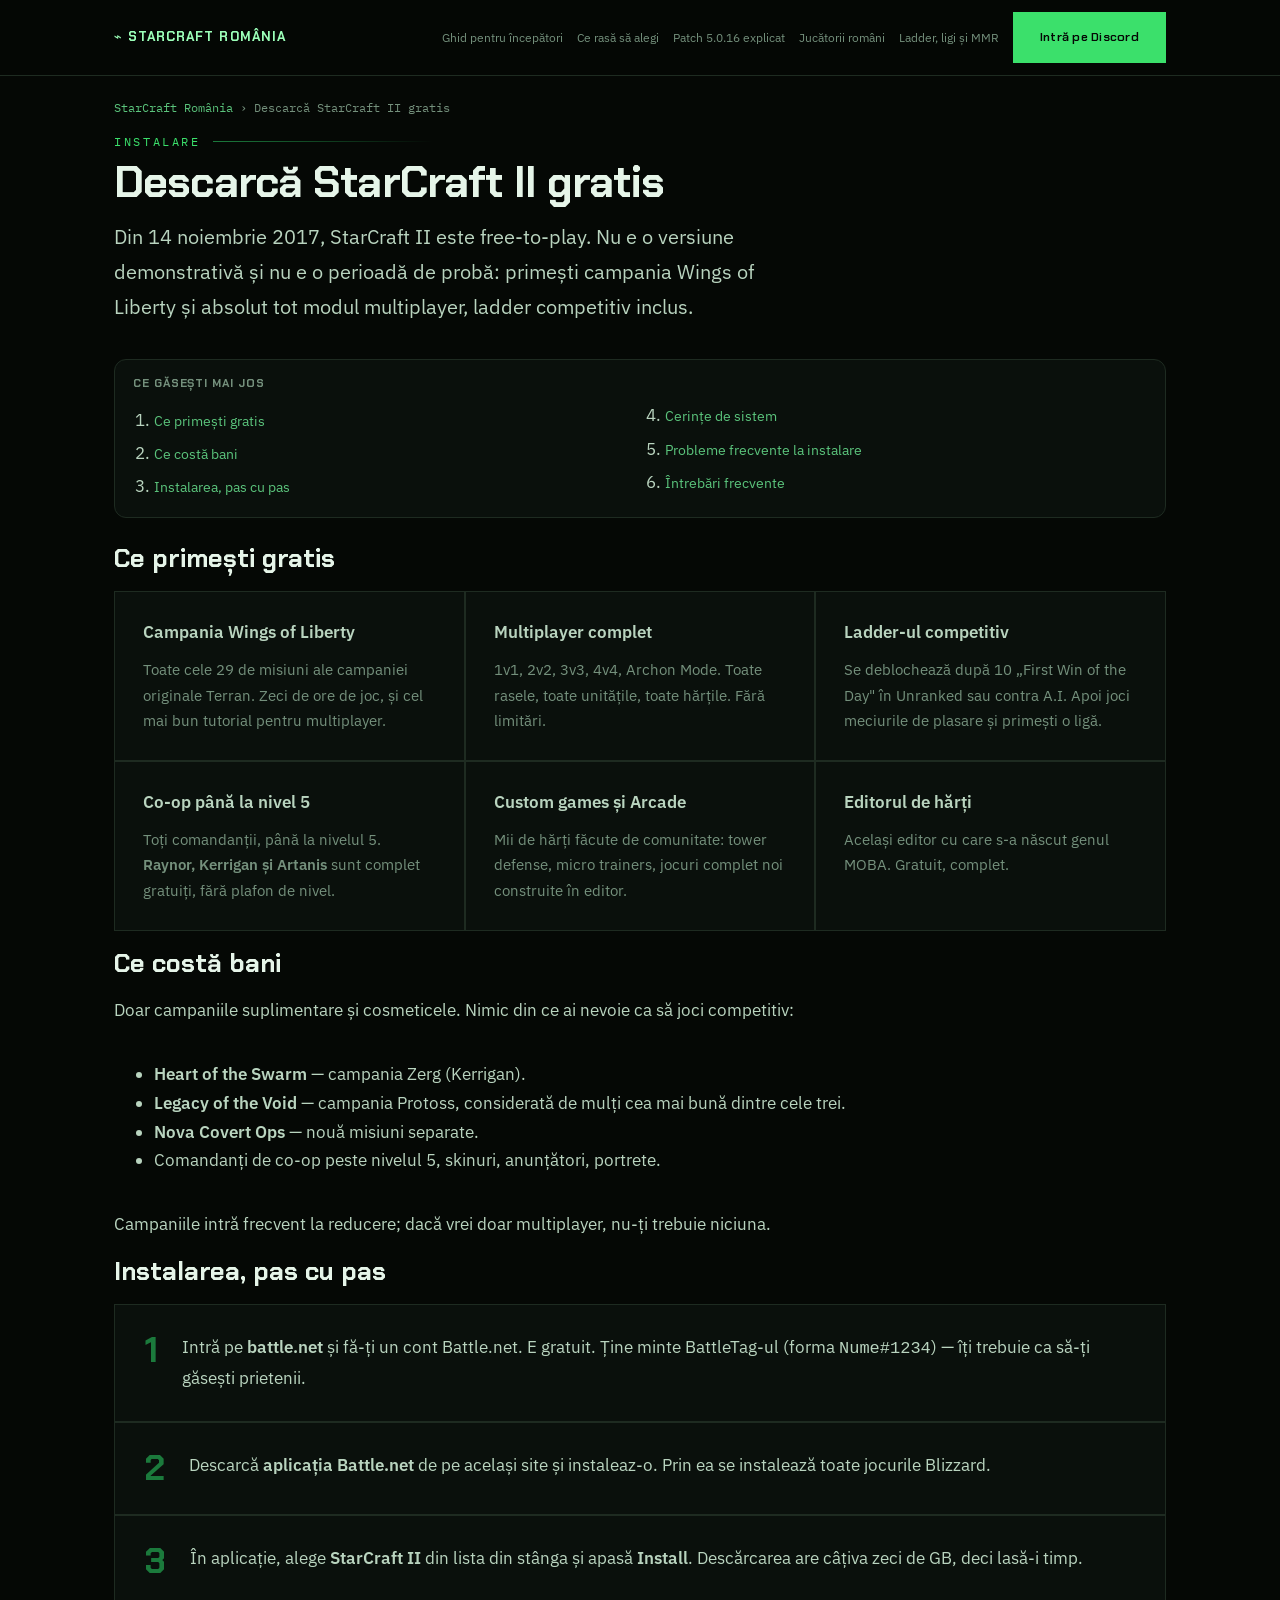
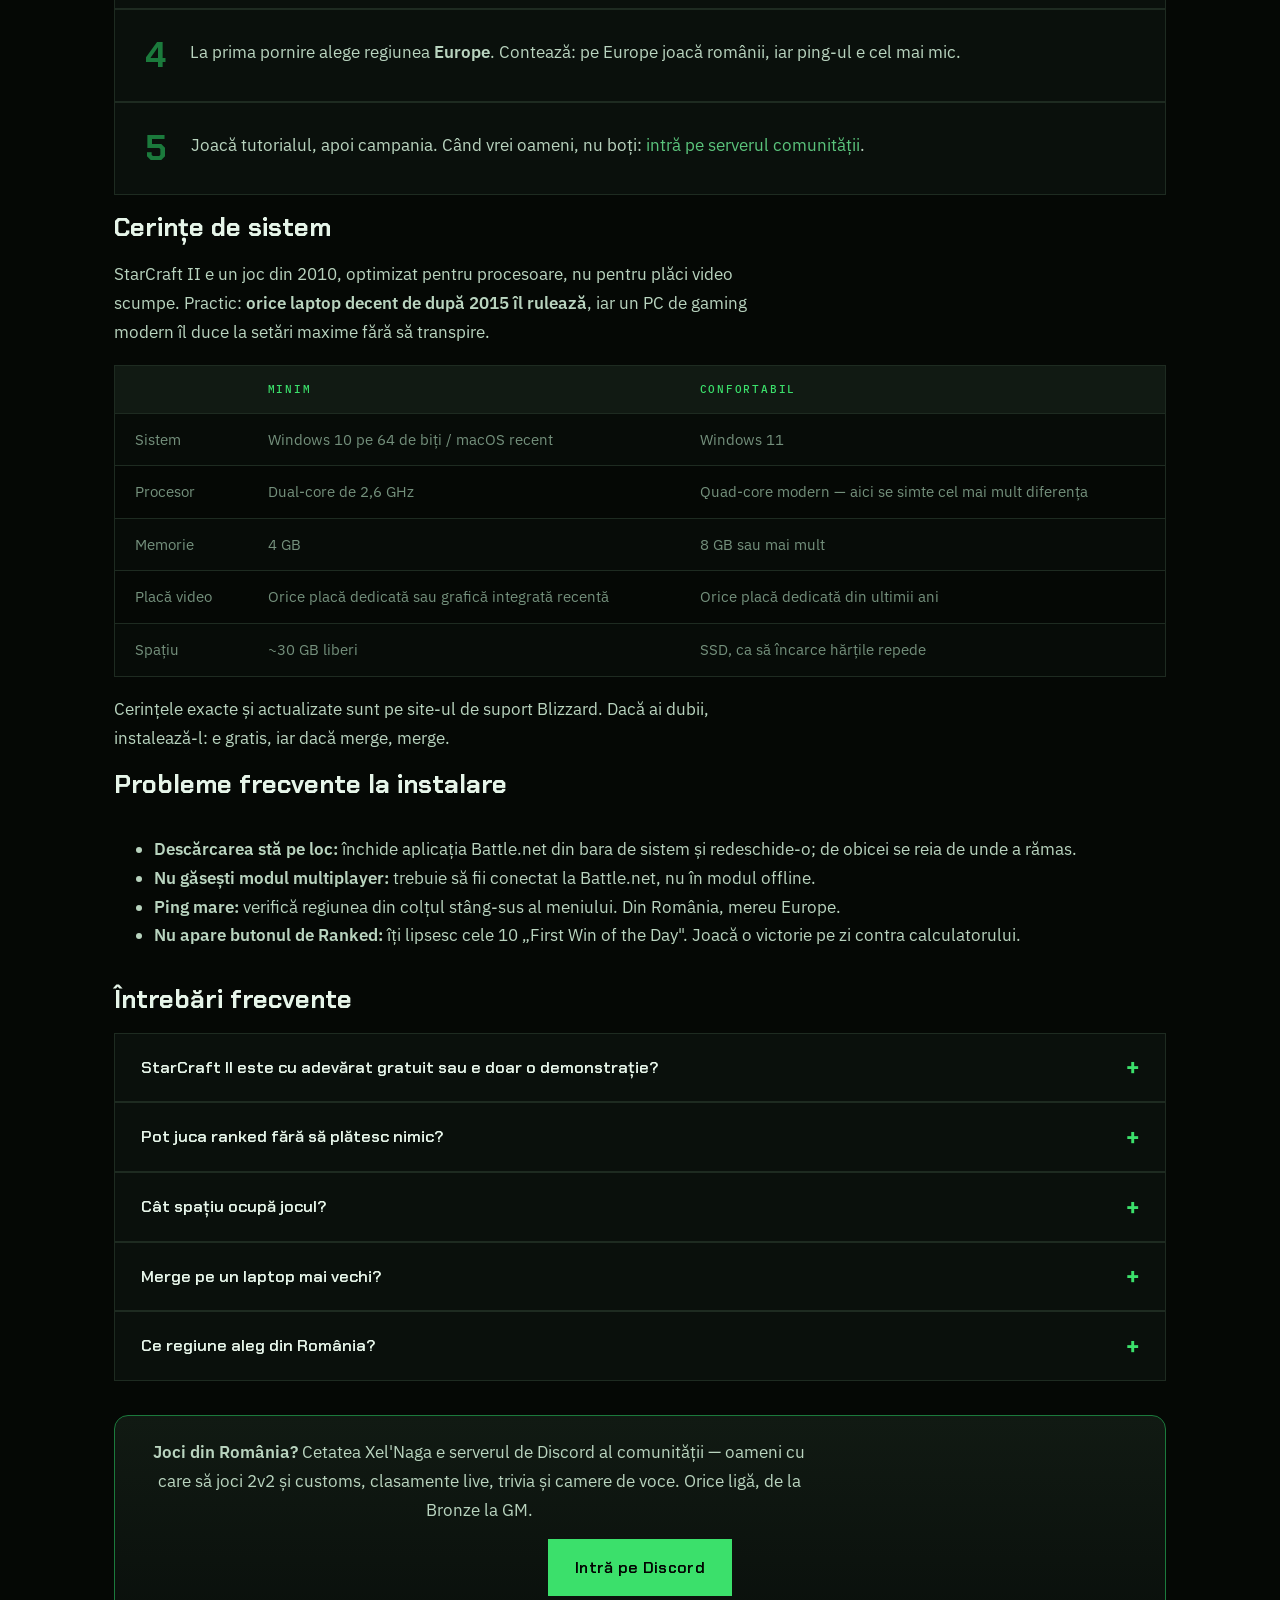
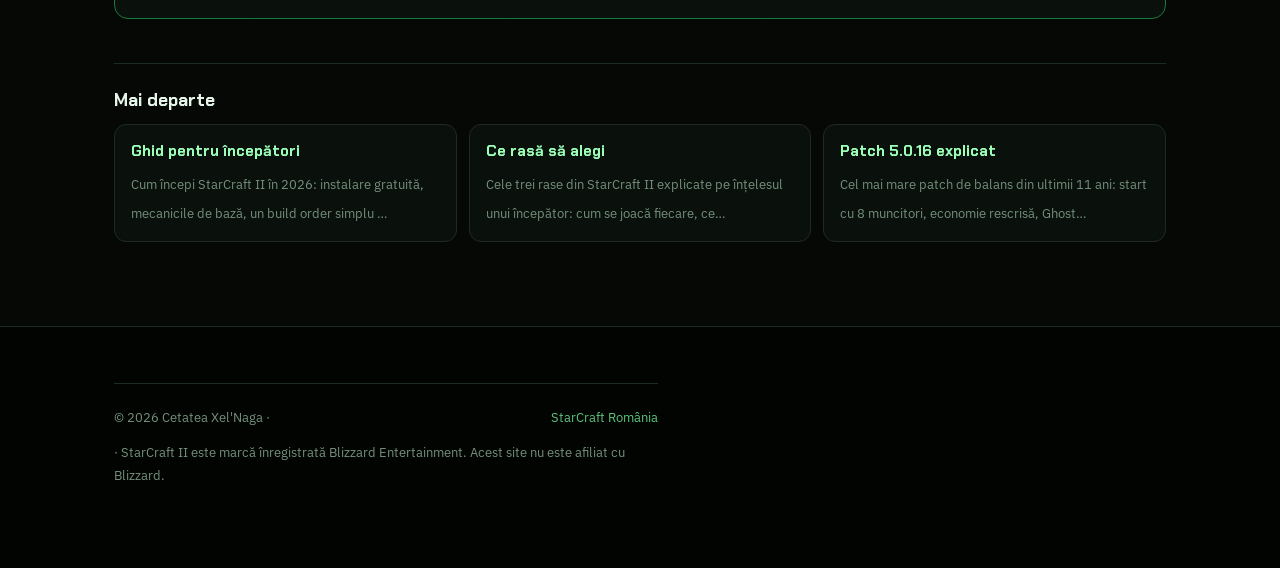
<file: descarca-starcraft-2.html>
<!DOCTYPE html>
<html lang="ro">
<head>
<meta charset="utf-8">
<meta name="viewport" content="width=device-width, initial-scale=1">
<title>Cum descarci StarCraft II gratis în 2026 (pas cu pas)</title>
<meta name="description" content="StarCraft II e gratuit: campania Wings of Liberty și tot multiplayerul. Ce primești gratis, ce se plătește, cum îl instalezi și ce cerințe de sistem are.">
<link rel="canonical" href="https://starcraftromania.github.io/descarca-starcraft-2.html">
<link rel="alternate" hreflang="ro" href="https://starcraftromania.github.io/descarca-starcraft-2.html">
<link rel="alternate" hreflang="x-default" href="https://starcraftromania.github.io/descarca-starcraft-2.html">
<meta name="robots" content="index, follow, max-image-preview:large, max-snippet:-1">
<meta property="og:type" content="article">
<meta property="og:locale" content="ro_RO">
<meta property="og:site_name" content="StarCraft România — Cetatea Xel'Naga">
<meta property="og:title" content="Cum descarci StarCraft II gratis în 2026 (pas cu pas)">
<meta property="og:description" content="StarCraft II e gratuit: campania Wings of Liberty și tot multiplayerul. Ce primești gratis, ce se plătește, cum îl instalezi și ce cerințe de sistem are.">
<meta property="og:url" content="https://starcraftromania.github.io/descarca-starcraft-2.html">
<meta property="og:image" content="https://starcraftromania.github.io/og.png">
<meta name="twitter:card" content="summary_large_image">
<meta name="twitter:title" content="Cum descarci StarCraft II gratis în 2026 (pas cu pas)">
<meta name="twitter:description" content="StarCraft II e gratuit: campania Wings of Liberty și tot multiplayerul. Ce primești gratis, ce se plătește, cum îl instalezi și ce cerințe de sistem are.">
<meta name="twitter:image" content="https://starcraftromania.github.io/og.png">
<link rel="icon" href="/favicon.svg" type="image/svg+xml">
<link rel="preload" as="font" type="font/woff2" href="/fonts/ChakraPetch-latin-ext-9cc6078d.woff2" crossorigin>
<link rel="preload" as="font" type="font/woff2" href="/fonts/ChakraPetch-latin-d09f6c28.woff2" crossorigin>
<link rel="stylesheet" href="/fonts/fonts.css">
<style>
  :root {
    /* Brood War: consola verde fosforescent pe negru. Temă unică, asumată. */
    --void:      #050805;
    --void-deep: #020402;
    --hull:      #0A100C;
    --hull-2:    #111A13;
    --line:      #1E2B21;
    --green:     #3BE06B;
    --green-lit: #9BFFB8;
    --green-dim: #1B7A3C;
    --phosphor:  #5BC47C;
    --amber:     #D9A441;
    --text:      #B9D4BF;
    --muted:     #74907C;
    --white:     #E6F5E9;

    --display: "Chakra Petch", "Segoe UI", system-ui, sans-serif;
    --body: "IBM Plex Sans", "Segoe UI", system-ui, -apple-system, sans-serif;
    --mono: "IBM Plex Mono", ui-monospace, "SF Mono", Menlo, monospace;

    --measure: 68ch;
    --shell: 1100px;
  }

  * { box-sizing: border-box; }

  body {
    margin: 0;
    background: var(--void);
    color: var(--text);
    font-family: var(--body);
    font-size: 17px;
    line-height: 1.7;
    -webkit-font-smoothing: antialiased;
    overflow-x: hidden;
  }

  ::selection { background: var(--green); color: var(--void-deep); }

  a { color: var(--phosphor); text-decoration: none; }
  a:hover { color: var(--green-lit); text-decoration: underline; text-underline-offset: 3px; }
  a:focus-visible, button:focus-visible {
    outline: 2px solid var(--green);
    outline-offset: 3px;
    border-radius: 2px;
  }

  h1, h2, h3 {
    font-family: var(--display);
    color: var(--white);
    text-wrap: balance;
    margin: 0;
    line-height: 1.15;
  }

  p { margin: 0; max-width: var(--measure); }

  .shell {
    max-width: var(--shell);
    margin-inline: auto;
    padding-inline: 24px;
  }

  /* ---------- HERO ---------- */

  .hero {
    position: relative;
    min-height: 88vh;
    display: flex;
    align-items: center;
    overflow: hidden;
    border-bottom: 1px solid var(--line);
    background:
      radial-gradient(120% 90% at 50% 8%, rgba(59,224,107,0.13), transparent 55%),
      radial-gradient(80% 60% at 82% 92%, rgba(91,196,124,0.09), transparent 60%),
      linear-gradient(180deg, var(--void-deep), var(--void));
  }

  #starfield {
    position: absolute;
    inset: 0;
    width: 100%;
    height: 100%;
    display: block;
    pointer-events: none;
  }

  .hero .shell { position: relative; z-index: 1; padding-block: 96px 72px; }

  .eyebrow {
    font-family: var(--mono);
    font-size: 12px;
    letter-spacing: 0.22em;
    text-transform: uppercase;
    color: var(--green);
    display: flex;
    align-items: center;
    gap: 12px;
  }
  .eyebrow::after {
    content: "";
    flex: 1;
    height: 1px;
    background: linear-gradient(90deg, var(--green-dim), transparent);
    max-width: 220px;
  }

  h1 {
    font-size: clamp(2.6rem, 7vw, 4.6rem);
    font-weight: 700;
    letter-spacing: -0.02em;
    margin-block: 22px 20px;
  }
  h1 .lit {
    background: linear-gradient(100deg, var(--green-lit), var(--green) 55%, var(--green-dim));
    -webkit-background-clip: text;
    background-clip: text;
    color: transparent;
  }

  .lede {
    font-size: clamp(1.05rem, 2.2vw, 1.28rem);
    color: var(--text);
    max-width: 56ch;
  }

  .cta-row {
    display: flex;
    flex-wrap: wrap;
    gap: 14px;
    margin-top: 36px;
  }

  .btn {
    font-family: var(--display);
    font-weight: 600;
    font-size: 1rem;
    letter-spacing: 0.02em;
    padding: 14px 26px;
    border: 1px solid var(--green);
    background: var(--green);
    color: var(--void-deep);
    cursor: pointer;
    transition: transform 0.15s ease, box-shadow 0.15s ease, background 0.15s ease;
    display: inline-flex;
    align-items: center;
    gap: 10px;
  }
  .btn:hover {
    background: var(--green-lit);
    color: var(--void-deep);
    text-decoration: none;
    transform: translateY(-2px);
    box-shadow: 0 10px 30px rgba(59,224,107,0.25);
  }
  .btn.ghost {
    background: transparent;
    color: var(--green-lit);
    border-color: var(--line);
  }
  .btn.ghost:hover {
    background: rgba(59,224,107,0.08);
    border-color: var(--green);
    color: var(--green-lit);
  }

  .facts {
    display: grid;
    grid-template-columns: repeat(auto-fit, minmax(150px, 1fr));
    gap: 22px 0;
    margin-top: 56px;
    border-top: 1px solid var(--line);
    padding-top: 26px;
  }
  .fact {
    padding-left: 22px;
    border-left: 1px solid var(--line);
  }
  .fact b {
    display: block;
    font-family: var(--display);
    font-size: 1.7rem;
    font-weight: 700;
    color: var(--green-lit);
    line-height: 1.1;
    font-variant-numeric: tabular-nums;
  }
  .fact span {
    font-family: var(--mono);
    font-size: 11.5px;
    letter-spacing: 0.14em;
    text-transform: uppercase;
    color: var(--muted);
  }

  /* ---------- SECTIONS ---------- */

  section { padding-block: 84px; border-bottom: 1px solid var(--line); }
  section:last-of-type { border-bottom: none; }

  .sec-head { margin-bottom: 34px; }
  .sec-head h2 {
    font-size: clamp(1.7rem, 3.6vw, 2.4rem);
    font-weight: 600;
    letter-spacing: -0.015em;
    margin-top: 16px;
  }

  .prose { display: flex; flex-direction: column; gap: 18px; }
  .prose p { color: var(--text); }
  .prose strong { color: var(--white); font-weight: 600; }

  /* ---------- STEPS ---------- */

  .steps {
    display: grid;
    gap: 2px;
    background: var(--line);
    border: 1px solid var(--line);
  }
  .step {
    background: var(--hull);
    padding: 28px 30px;
    display: grid;
    grid-template-columns: auto 1fr;
    gap: 24px;
    align-items: start;
  }
  .step .num {
    font-family: var(--display);
    font-size: 2.2rem;
    font-weight: 700;
    color: var(--green-dim);
    line-height: 1;
    font-variant-numeric: tabular-nums;
  }
  .step h3 { font-size: 1.15rem; font-weight: 600; margin-bottom: 8px; }
  .step p { color: var(--muted); font-size: 0.95rem; }
  .step p strong { color: var(--text); }

  /* ---------- BOT GRID ---------- */

  .grid {
    display: grid;
    grid-template-columns: repeat(auto-fit, minmax(280px, 1fr));
    gap: 2px;
    background: var(--line);
    border: 1px solid var(--line);
  }
  .cell {
    background: var(--hull);
    padding: 26px 28px;
    display: flex;
    flex-direction: column;
    gap: 10px;
  }
  .cell h3 {
    font-size: 1.05rem;
    font-weight: 600;
    display: flex;
    align-items: baseline;
    gap: 10px;
  }
  .cell h3 em {
    font-family: var(--mono);
    font-style: normal;
    font-size: 11px;
    letter-spacing: 0.12em;
    text-transform: uppercase;
    color: var(--green);
  }
  .cell p { font-size: 0.94rem; color: var(--muted); }

  /* ---------- TABLE ---------- */

  .table-wrap { overflow-x: auto; border: 1px solid var(--line); }
  table {
    width: 100%;
    border-collapse: collapse;
    font-size: 0.94rem;
    min-width: 520px;
  }
  thead th {
    font-family: var(--mono);
    font-size: 11px;
    letter-spacing: 0.16em;
    text-transform: uppercase;
    color: var(--green);
    text-align: left;
    padding: 14px 20px;
    background: var(--hull-2);
    border-bottom: 1px solid var(--line);
    font-weight: 500;
  }
  tbody td {
    padding: 13px 20px;
    border-bottom: 1px solid var(--line);
    vertical-align: top;
    color: var(--muted);
  }
  tbody tr:last-child td { border-bottom: none; }
  tbody tr:nth-child(odd) { background: rgba(10,16,12,0.55); }
  tbody tr:hover { background: rgba(59,224,107,0.05); }
  td code {
    font-family: var(--mono);
    color: var(--green-lit);
    font-size: 0.92em;
    white-space: nowrap;
  }
  td.num { font-family: var(--mono); font-variant-numeric: tabular-nums; color: var(--text); white-space: nowrap; }
  .tag {
    font-family: var(--mono);
    font-size: 10px;
    letter-spacing: 0.1em;
    text-transform: uppercase;
    color: var(--phosphor);
    border: 1px solid rgba(91,196,124,0.35);
    padding: 2px 7px;
    white-space: nowrap;
  }

  /* ---------- RANK LADDER ---------- */

  .ladder {
    display: grid;
    grid-template-columns: repeat(auto-fit, minmax(112px, 1fr));
    gap: 1px;
    background: var(--line);
    border: 1px solid var(--line);
    margin-top: 8px;
  }
  .rung {
    background: var(--hull);
    padding: 18px 10px;
    text-align: center;
  }
  .rung b {
    display: block;
    font-family: var(--display);
    font-size: 0.95rem;
    font-weight: 600;
    color: var(--text);
  }
  .rung span {
    font-family: var(--mono);
    font-size: 10.5px;
    letter-spacing: 0.08em;
    color: var(--muted);
    font-variant-numeric: tabular-nums;
  }
  .rung:last-child { background: linear-gradient(180deg, rgba(59,224,107,0.16), var(--hull)); }
  .rung:last-child b { color: var(--green-lit); }

  .ladder-label {
    font-family: var(--mono);
    font-size: 11px;
    letter-spacing: 0.16em;
    text-transform: uppercase;
    color: var(--muted);
    margin-bottom: 10px;
    margin-top: 30px;
  }

  /* ---------- CROWN PANEL ---------- */

  .crown {
    border: 1px solid var(--green-dim);
    background:
      radial-gradient(80% 120% at 15% 0%, rgba(59,224,107,0.12), transparent 60%),
      var(--hull);
    padding: 34px 34px 36px;
    display: grid;
    gap: 20px;
  }
  .crown h3 { font-size: 1.3rem; font-weight: 600; }
  .crown p { color: var(--text); }
  .crown ul {
    margin: 0;
    padding-left: 20px;
    color: var(--muted);
    font-size: 0.95rem;
    display: grid;
    gap: 8px;
  }
  .crown li::marker { color: var(--green); }

  /* ---------- FAQ ---------- */

  .faq { display: grid; gap: 2px; background: var(--line); border: 1px solid var(--line); }
  details { background: var(--hull); }
  details[open] { background: var(--hull-2); }
  summary {
    cursor: pointer;
    padding: 20px 26px;
    font-family: var(--display);
    font-weight: 600;
    font-size: 1.02rem;
    color: var(--white);
    list-style: none;
    display: flex;
    justify-content: space-between;
    align-items: center;
    gap: 20px;
  }
  summary::-webkit-details-marker { display: none; }
  summary::after {
    content: "+";
    font-family: var(--mono);
    color: var(--green);
    font-size: 1.3rem;
    line-height: 1;
    flex-shrink: 0;
  }
  details[open] summary::after { content: "−"; }
  details > div {
    padding: 0 26px 22px;
    color: var(--muted);
    font-size: 0.96rem;
  }
  details > div p + p { margin-top: 12px; }


  /* ---------- LIVE: STAREA SERVERULUI ---------- */

  .live {
    border: 1px solid var(--line);
    background:
      radial-gradient(90% 140% at 0% 0%, rgba(59,224,107,0.07), transparent 62%),
      var(--hull);
  }
  .live-top {
    display: flex;
    flex-wrap: wrap;
    align-items: center;
    justify-content: space-between;
    gap: 18px;
    padding: 22px 26px;
    border-bottom: 1px solid var(--line);
    background: var(--hull-2);
  }
  .live-count { display: flex; align-items: baseline; gap: 12px; }
  .live-count b {
    font-family: var(--display);
    font-size: 2.6rem;
    font-weight: 700;
    line-height: 1;
    color: var(--green-lit);
    font-variant-numeric: tabular-nums;
  }
  .live-lbl {
    font-family: var(--mono);
    font-size: 11.5px;
    letter-spacing: 0.16em;
    text-transform: uppercase;
    color: var(--muted);
  }
  .dot {
    width: 9px; height: 9px;
    border-radius: 50%;
    background: var(--green);
    box-shadow: 0 0 0 0 rgba(59,224,107,0.6);
    align-self: center;
    flex-shrink: 0;
    animation: pulse 2.4s ease-out infinite;
  }
  @keyframes pulse {
    0%   { box-shadow: 0 0 0 0 rgba(59,224,107,0.55); }
    70%  { box-shadow: 0 0 0 10px rgba(59,224,107,0); }
    100% { box-shadow: 0 0 0 0 rgba(59,224,107,0); }
  }
  .btn.small { padding: 10px 20px; font-size: 0.92rem; }

  .live-body { padding: 24px 26px; display: grid; gap: 26px; }
  .live-msg { color: var(--muted); font-size: 0.95rem; }

  .live-h {
    font-family: var(--mono);
    font-size: 11px;
    letter-spacing: 0.18em;
    text-transform: uppercase;
    color: var(--green);
    margin-bottom: 14px;
  }

  .roster { display: flex; flex-wrap: wrap; gap: 10px; }
  .who {
    display: flex;
    align-items: center;
    gap: 10px;
    padding: 8px 14px 8px 8px;
    border: 1px solid var(--line);
    background: var(--void);
    min-width: 0;
  }
  .who img, .who .ini {
    width: 28px; height: 28px;
    border-radius: 50%;
    flex-shrink: 0;
    display: grid;
    place-items: center;
    background: var(--hull-2);
    color: var(--green);
    font-family: var(--mono);
    font-size: 12px;
  }
  .who { max-width: 100%; }
  .who span {
    font-size: 0.9rem;
    color: var(--text);
    white-space: nowrap;
    overflow: hidden;
    text-overflow: ellipsis;
    min-width: 0;
  }
  .who i {
    font-style: normal;
    font-family: var(--mono);
    font-size: 10.5px;
    color: var(--muted);
    white-space: nowrap;
    overflow: hidden;
    text-overflow: ellipsis;
    max-width: 18ch;
    min-width: 0;
  }
  .who::before {
    content: "";
    width: 7px; height: 7px;
    border-radius: 50%;
    background: var(--green);
    flex-shrink: 0;
  }
  .who[data-s="idle"]::before { background: var(--amber); }
  .who[data-s="dnd"]::before  { background: #C8503C; }

  .rooms { display: grid; gap: 1px; background: var(--line); border: 1px solid var(--line); }
  .room {
    background: var(--void);
    padding: 12px 16px;
    display: flex;
    align-items: center;
    justify-content: space-between;
    gap: 16px;
    font-size: 0.92rem;
  }
  .room b { font-weight: 500; color: var(--text); }
  .room[data-busy="1"] { background: var(--hull-2); }
  .room[data-busy="1"] b { color: var(--green-lit); }
  .room em {
    font-style: normal;
    font-family: var(--mono);
    font-size: 11px;
    letter-spacing: 0.1em;
    text-transform: uppercase;
    color: var(--muted);
    text-align: right;
  }
  .room[data-busy="1"] em { color: var(--green); }

  .live-foot {
    padding: 14px 26px 18px;
    border-top: 1px solid var(--line);
    font-family: var(--mono);
    font-size: 10.5px;
    letter-spacing: 0.12em;
    text-transform: uppercase;
    color: var(--muted);
    max-width: none;
  }

  .live[data-state="off"] .dot { animation: none; background: var(--muted); }
  .live[data-state="off"] .live-count b { color: var(--muted); }

  /* ---------- FOOTER ---------- */

  footer {
    background: var(--void-deep);
    border-top: 1px solid var(--line);
    padding-block: 56px 44px;
    color: var(--muted);
    font-size: 0.9rem;
  }
  .foot-grid {
    display: grid;
    grid-template-columns: repeat(auto-fit, minmax(200px, 1fr));
    gap: 32px;
    margin-bottom: 40px;
  }
  .foot-grid h4 {
    font-family: var(--mono);
    font-size: 11px;
    letter-spacing: 0.16em;
    text-transform: uppercase;
    color: var(--green);
    margin: 0 0 14px;
    font-weight: 500;
  }
  .foot-grid ul { list-style: none; margin: 0; padding: 0; display: grid; gap: 9px; }
  .foot-note {
    border-top: 1px solid var(--line);
    padding-top: 22px;
    font-size: 0.84rem;
    display: flex;
    flex-wrap: wrap;
    gap: 12px 28px;
    justify-content: space-between;
  }

  @media (max-width: 640px) {
    body { font-size: 16px; }
    section { padding-block: 60px; }
    .hero .shell { padding-block: 72px 56px; }
    .facts { grid-template-columns: repeat(2, 1fr); gap: 20px 0; }
    .fact { padding-left: 16px; }
    .fact b { font-size: 1.45rem; }
    .step { grid-template-columns: 1fr; gap: 12px; padding: 24px; }
    .step .num { font-size: 1.5rem; }
    .crown { padding: 26px 22px 28px; }
  }

  @media (prefers-reduced-motion: reduce) {
    * { animation: none !important; transition: none !important; }
  }

/* ── pagini de continut ─────────────────────────────────────────── */
.bara{position:sticky;top:0;z-index:50;background:rgba(5,8,5,.92);backdrop-filter:blur(8px);border-bottom:1px solid var(--line)}
.bara .shell{display:flex;align-items:center;gap:16px;padding:12px 24px;flex-wrap:wrap}
.marca{font-family:var(--display);font-weight:700;letter-spacing:.08em;text-transform:uppercase;font-size:.82rem;color:var(--green-lit);text-decoration:none;white-space:nowrap}
.marca:hover{color:var(--white)}
.bara nav{display:flex;gap:14px;flex-wrap:wrap;margin-left:auto;align-items:center}
.bara nav a{font-size:.78rem;color:var(--muted);text-decoration:none;white-space:nowrap}
.bara nav a:hover{color:var(--green-lit)}
.bara nav a.btn{color:var(--void)}
.firimituri{font-family:var(--mono);font-size:.72rem;color:var(--muted);padding:22px 0 0}
.firimituri a{color:var(--phosphor);text-decoration:none}
.firimituri a:hover{text-decoration:underline}
.cap{padding:14px 0 8px}
.cap h1{font-size:clamp(1.8rem,4.2vw,2.7rem);line-height:1.08;margin:.15em 0 .35em}
.cuprins{background:var(--hull);border:1px solid var(--line);border-radius:12px;padding:14px 18px;margin:26px 0}
.cuprins b{font-family:var(--display);text-transform:uppercase;letter-spacing:.08em;font-size:.72rem;color:var(--muted);display:block;margin-bottom:8px}
.cuprins ol{margin:0;padding-left:1.25em;columns:2;column-gap:28px}
@media(max-width:640px){.cuprins ol{columns:1}}
.cuprins li{margin:.25em 0}
.cuprins a{color:var(--phosphor);text-decoration:none;font-size:.9rem}
.cuprins a:hover{text-decoration:underline}
.mai-departe{border-top:1px solid var(--line);margin-top:44px;padding-top:26px}
.mai-departe h2{font-size:1.1rem;margin-bottom:14px}
.legaturi{display:grid;grid-template-columns:repeat(auto-fit,minmax(240px,1fr));gap:12px}
.legatura{display:block;background:var(--hull);border:1px solid var(--line);border-radius:12px;padding:14px 16px;text-decoration:none;transition:.15s}
.legatura:hover{border-color:var(--green-dim);background:var(--hull-2)}
.legatura b{display:block;color:var(--green-lit);font-family:var(--display);font-size:.95rem;margin-bottom:4px}
.legatura span{color:var(--muted);font-size:.82rem;line-height:1.45}
.chemare{background:linear-gradient(180deg,var(--hull-2),var(--hull));border:1px solid var(--green-dim);border-radius:14px;padding:22px 24px;margin:34px 0 0;text-align:center}
.chemare p{margin:0 0 14px;color:var(--text)}
</style>
<script type="application/ld+json">{"@context":"https://schema.org","@graph":[{"@type":"Article","headline":"Descarcă StarCraft II gratis","description":"StarCraft II e gratuit: campania Wings of Liberty și tot multiplayerul. Ce primești gratis, ce se plătește, cum îl instalezi și ce cerințe de sistem are.","inLanguage":"ro-RO","datePublished":"2026-08-23","dateModified":"2026-08-23","author":{"@type":"Organization","name":"Cetatea Xel'Naga"},"publisher":{"@type":"Organization","name":"StarCraft România — Cetatea Xel'Naga","url":"https://starcraftromania.github.io/"},"mainEntityOfPage":"https://starcraftromania.github.io/descarca-starcraft-2.html","about":{"@type":"VideoGame","name":"StarCraft II","publisher":{"@type":"Organization","name":"Blizzard Entertainment"}}},{"@type":"BreadcrumbList","itemListElement":[{"@type":"ListItem","position":1,"name":"StarCraft România","item":"https://starcraftromania.github.io/"},{"@type":"ListItem","position":2,"name":"Descarcă StarCraft II gratis","item":"https://starcraftromania.github.io/descarca-starcraft-2.html"}]},{"@type":"FAQPage","mainEntity":[{"@type":"Question","name":"StarCraft II este cu adevărat gratuit sau e doar o demonstrație?","acceptedAnswer":{"@type":"Answer","text":"Este cu adevărat gratuit. Campania Wings of Liberty și tot modul multiplayer, inclusiv ladder-ul competitiv, sunt complet accesibile fără nicio plată."}},{"@type":"Question","name":"Pot juca ranked fără să plătesc nimic?","acceptedAnswer":{"@type":"Answer","text":"Da. Ai nevoie doar de cele 10 „First Win of the Day\" în Unranked sau contra calculatorului, apoi joci meciurile de plasare."}},{"@type":"Question","name":"Cât spațiu ocupă jocul?","acceptedAnswer":{"@type":"Answer","text":"În jur de 30 GB. Ține cont și de update-uri: patch-urile mari mai adaugă câțiva GB."}},{"@type":"Question","name":"Merge pe un laptop mai vechi?","acceptedAnswer":{"@type":"Answer","text":"Foarte probabil da. Jocul are 16 ani și e mai sensibil la procesor decât la placa video. Coboară setările grafice la Low și verifică."}},{"@type":"Question","name":"Ce regiune aleg din România?","acceptedAnswer":{"@type":"Answer","text":"Europe. Acolo joacă jucătorii români și europeni, iar latența e cea mai mică."}}]}]}</script>
</head>
<body>
<header class="bara"><div class="shell">
      <a class="marca" href="/">⌁ StarCraft România</a>
      <nav>
        <a href="/incepatori.html">Ghid pentru începători</a>
        <a href="/rase.html">Ce rasă să alegi</a>
        <a href="/patch-5-0-16.html">Patch 5.0.16 explicat</a>
        <a href="/jucatori-romani.html">Jucătorii români</a>
        <a href="/ladder.html">Ladder, ligi și MMR</a>
        <a class="btn" href="https://discord.gg/ZuGDmpeRm3" rel="noopener">Intră pe Discord</a>
      </nav>
    </div></header>
<main>
  <div class="shell">
    <p class="firimituri"><a href="/">StarCraft România</a> › Descarcă StarCraft II gratis</p>
    <div class="cap">
      <p class="eyebrow">Instalare</p>
      <h1>Descarcă StarCraft II gratis</h1>
      <p class="lede">Din 14 noiembrie 2017, StarCraft II este free-to-play. Nu e o versiune demonstrativă și nu e o perioadă de probă: primești campania Wings of Liberty și absolut tot modul multiplayer, ladder competitiv inclus.</p>
    </div>
    <div class="cuprins"><b>Ce găsești mai jos</b><ol><li><a href="#ce-primesti">Ce primești gratis</a></li><li><a href="#ce-costa">Ce costă bani</a></li><li><a href="#pasi">Instalarea, pas cu pas</a></li><li><a href="#cerinte">Cerințe de sistem</a></li><li><a href="#probleme">Probleme frecvente la instalare</a></li><li><a href="#intrebari">Întrebări frecvente</a></li></ol></div>
    <div class="prose">

<h2 id="ce-primesti">Ce primești gratis</h2>
<div class="grid">
  <div class="cell"><b>Campania Wings of Liberty</b><p>Toate cele 29 de misiuni ale campaniei originale Terran. Zeci de ore de joc, și cel mai bun tutorial pentru multiplayer.</p></div>
  <div class="cell"><b>Multiplayer complet</b><p>1v1, 2v2, 3v3, 4v4, Archon Mode. Toate rasele, toate unitățile, toate hărțile. Fără limitări.</p></div>
  <div class="cell"><b>Ladder-ul competitiv</b><p>Se deblochează după 10 „First Win of the Day" în Unranked sau contra A.I. Apoi joci meciurile de plasare și primești o ligă.</p></div>
  <div class="cell"><b>Co-op până la nivel 5</b><p>Toți comandanții, până la nivelul 5. <b>Raynor, Kerrigan și Artanis</b> sunt complet gratuiți, fără plafon de nivel.</p></div>
  <div class="cell"><b>Custom games și Arcade</b><p>Mii de hărți făcute de comunitate: tower defense, micro trainers, jocuri complet noi construite în editor.</p></div>
  <div class="cell"><b>Editorul de hărți</b><p>Același editor cu care s-a născut genul MOBA. Gratuit, complet.</p></div>
</div>

<h2 id="ce-costa">Ce costă bani</h2>
<p>Doar campaniile suplimentare și cosmeticele. Nimic din ce ai nevoie ca să joci competitiv:</p>
<ul>
  <li><b>Heart of the Swarm</b> — campania Zerg (Kerrigan).</li>
  <li><b>Legacy of the Void</b> — campania Protoss, considerată de mulți cea mai bună dintre cele trei.</li>
  <li><b>Nova Covert Ops</b> — nouă misiuni separate.</li>
  <li>Comandanți de co-op peste nivelul 5, skinuri, anunțători, portrete.</li>
</ul>
<p class="small">Campaniile intră frecvent la reducere; dacă vrei doar multiplayer, nu-ți trebuie niciuna.</p>

<h2 id="pasi">Instalarea, pas cu pas</h2>
<div class="steps">
  <div class="step"><span class="num">1</span><div>Intră pe <b>battle.net</b> și fă-ți un cont Battle.net. E gratuit. Ține minte BattleTag-ul (forma <code>Nume#1234</code>) — îți trebuie ca să-ți găsești prietenii.</div></div>
  <div class="step"><span class="num">2</span><div>Descarcă <b>aplicația Battle.net</b> de pe același site și instaleaz-o. Prin ea se instalează toate jocurile Blizzard.</div></div>
  <div class="step"><span class="num">3</span><div>În aplicație, alege <b>StarCraft II</b> din lista din stânga și apasă <b>Install</b>. Descărcarea are câțiva zeci de GB, deci lasă-i timp.</div></div>
  <div class="step"><span class="num">4</span><div>La prima pornire alege regiunea <b>Europe</b>. Contează: pe Europe joacă românii, iar ping-ul e cel mai mic.</div></div>
  <div class="step"><span class="num">5</span><div>Joacă tutorialul, apoi campania. Când vrei oameni, nu boți: <a href="/">intră pe serverul comunității</a>.</div></div>
</div>

<h2 id="cerinte">Cerințe de sistem</h2>
<p>StarCraft II e un joc din 2010, optimizat pentru procesoare, nu pentru plăci video scumpe. Practic: <b>orice laptop decent de după 2015 îl rulează</b>, iar un PC de gaming modern îl duce la setări maxime fără să transpire.</p>
<div class="table-wrap">
<table>
  <thead><tr><th></th><th>Minim</th><th>Confortabil</th></tr></thead>
  <tbody>
    <tr><td>Sistem</td><td>Windows 10 pe 64 de biți / macOS recent</td><td>Windows 11</td></tr>
    <tr><td>Procesor</td><td>Dual-core de 2,6 GHz</td><td>Quad-core modern — aici se simte cel mai mult diferența</td></tr>
    <tr><td>Memorie</td><td>4 GB</td><td>8 GB sau mai mult</td></tr>
    <tr><td>Placă video</td><td>Orice placă dedicată sau grafică integrată recentă</td><td>Orice placă dedicată din ultimii ani</td></tr>
    <tr><td>Spațiu</td><td>~30 GB liberi</td><td>SSD, ca să încarce hărțile repede</td></tr>
  </tbody>
</table>
</div>
<p class="small">Cerințele exacte și actualizate sunt pe site-ul de suport Blizzard. Dacă ai dubii, instalează-l: e gratis, iar dacă merge, merge.</p>

<h2 id="probleme">Probleme frecvente la instalare</h2>
<ul>
  <li><b>Descărcarea stă pe loc:</b> închide aplicația Battle.net din bara de sistem și redeschide-o; de obicei se reia de unde a rămas.</li>
  <li><b>Nu găsești modul multiplayer:</b> trebuie să fii conectat la Battle.net, nu în modul offline.</li>
  <li><b>Ping mare:</b> verifică regiunea din colțul stâng-sus al meniului. Din România, mereu Europe.</li>
  <li><b>Nu apare butonul de Ranked:</b> îți lipsesc cele 10 „First Win of the Day". Joacă o victorie pe zi contra calculatorului.</li>
</ul>

<h2 id="intrebari">Întrebări frecvente</h2>
<div class="faq">
  <details><summary>StarCraft II este cu adevărat gratuit sau e doar o demonstrație?</summary><p>Este cu adevărat gratuit. Campania Wings of Liberty și tot modul multiplayer, inclusiv ladder-ul competitiv, sunt complet accesibile fără nicio plată.</p></details>
  <details><summary>Pot juca ranked fără să plătesc nimic?</summary><p>Da. Ai nevoie doar de cele 10 „First Win of the Day" în Unranked sau contra calculatorului, apoi joci meciurile de plasare.</p></details>
  <details><summary>Cât spațiu ocupă jocul?</summary><p>În jur de 30 GB. Ține cont și de update-uri: patch-urile mari mai adaugă câțiva GB.</p></details>
  <details><summary>Merge pe un laptop mai vechi?</summary><p>Foarte probabil da. Jocul are 16 ani și e mai sensibil la procesor decât la placa video. Coboară setările grafice la Low și verifică.</p></details>
  <details><summary>Ce regiune aleg din România?</summary><p>Europe. Acolo joacă jucătorii români și europeni, iar latența e cea mai mică.</p></details>
</div>
    </div>
    <div class="chemare">
      <p><b>Joci din România?</b> Cetatea Xel'Naga e serverul de Discord al comunității — oameni cu care să joci 2v2 și customs, clasamente live, trivia și camere de voce. Orice ligă, de la Bronze la GM.</p>
      <a class="btn" href="https://discord.gg/ZuGDmpeRm3" rel="noopener">Intră pe Discord</a>
    </div>
    <section class="mai-departe"><h2>Mai departe</h2><div class="legaturi">
      <a class="legatura" href="/incepatori.html"><b>Ghid pentru începători</b><span>Cum începi StarCraft II în 2026: instalare gratuită, mecanicile de bază, un build order simplu …</span></a>
      <a class="legatura" href="/rase.html"><b>Ce rasă să alegi</b><span>Cele trei rase din StarCraft II explicate pe înțelesul unui începător: cum se joacă fiecare, ce…</span></a>
      <a class="legatura" href="/patch-5-0-16.html"><b>Patch 5.0.16 explicat</b><span>Cel mai mare patch de balans din ultimii 11 ani: start cu 8 muncitori, economie rescrisă, Ghost…</span></a>
    </div></section>
  </div>
</main>
<footer>
  <div class="shell foot-grid">
    <p class="foot-note">© 2026 Cetatea Xel'Naga · <a href="/">StarCraft România</a> · StarCraft II este marcă înregistrată Blizzard Entertainment. Acest site nu este afiliat cu Blizzard.</p>
  </div>
</footer>
</body>
</html>
</file>
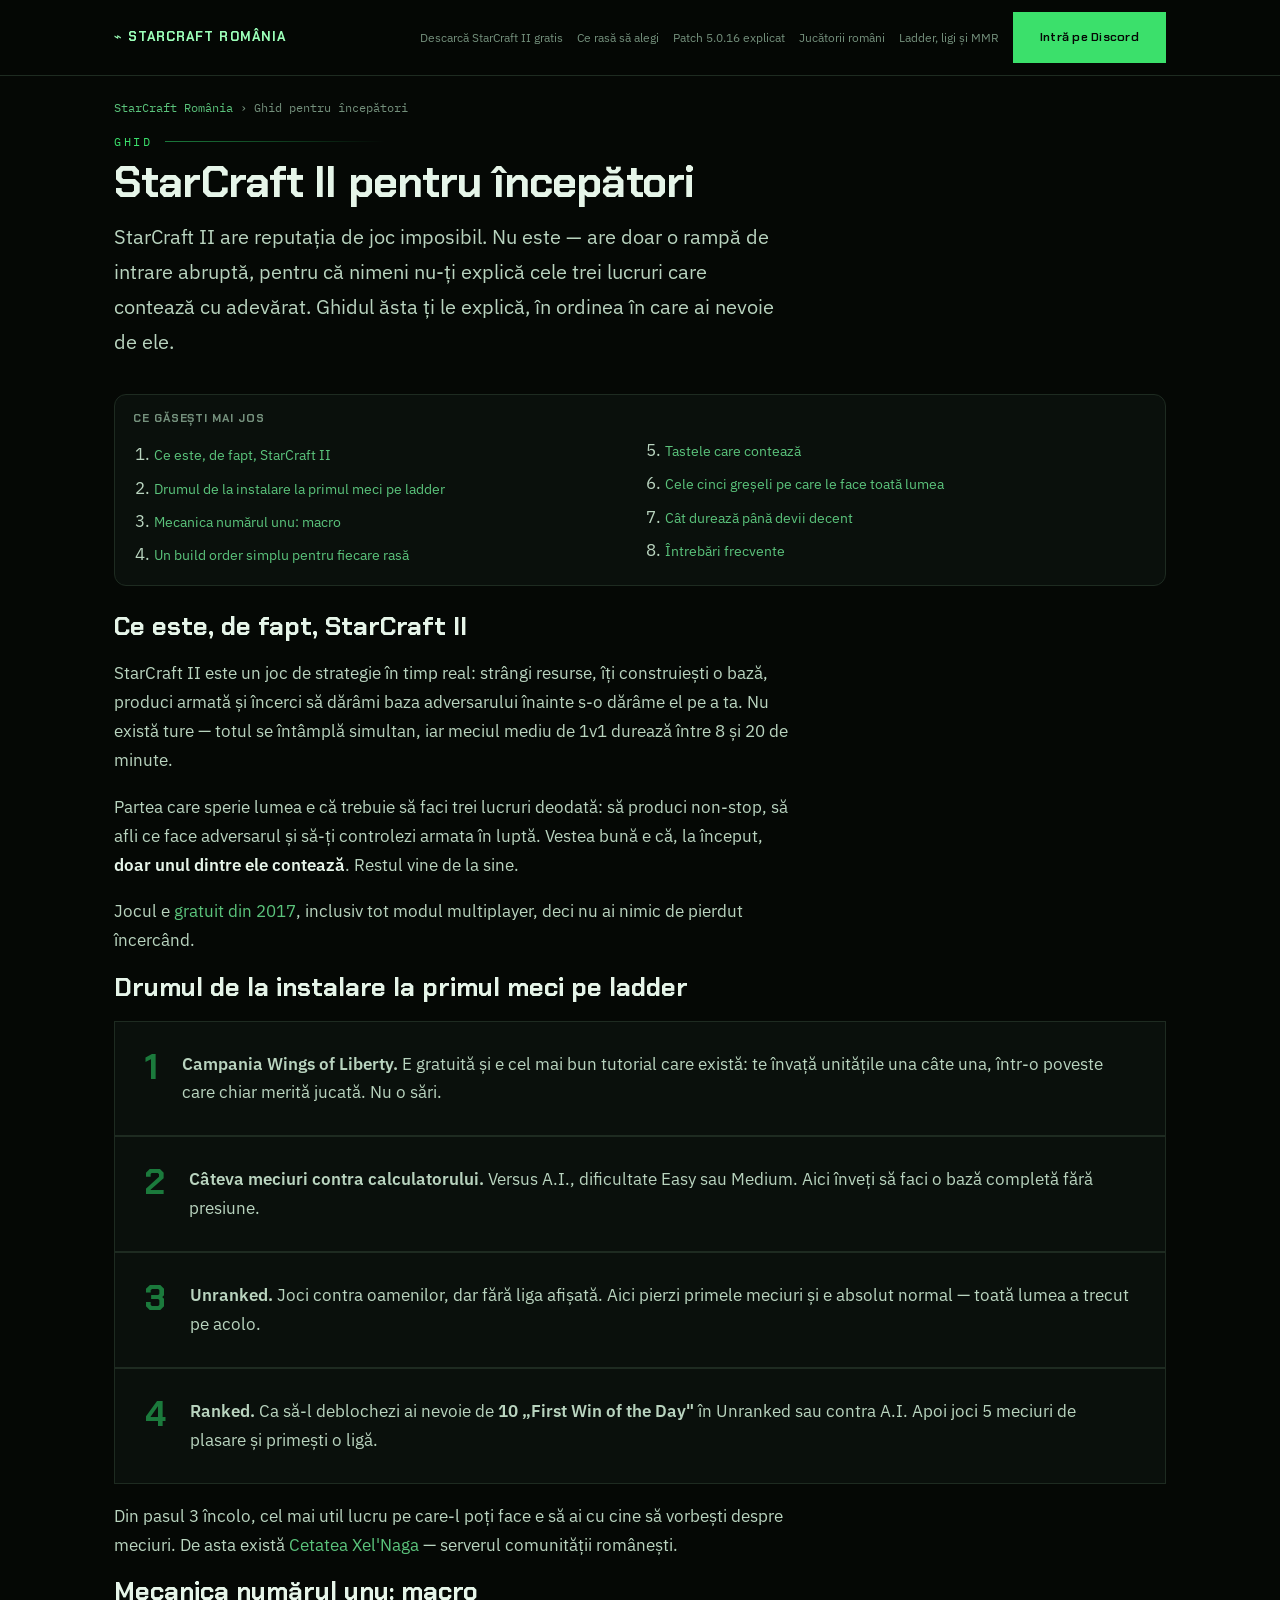
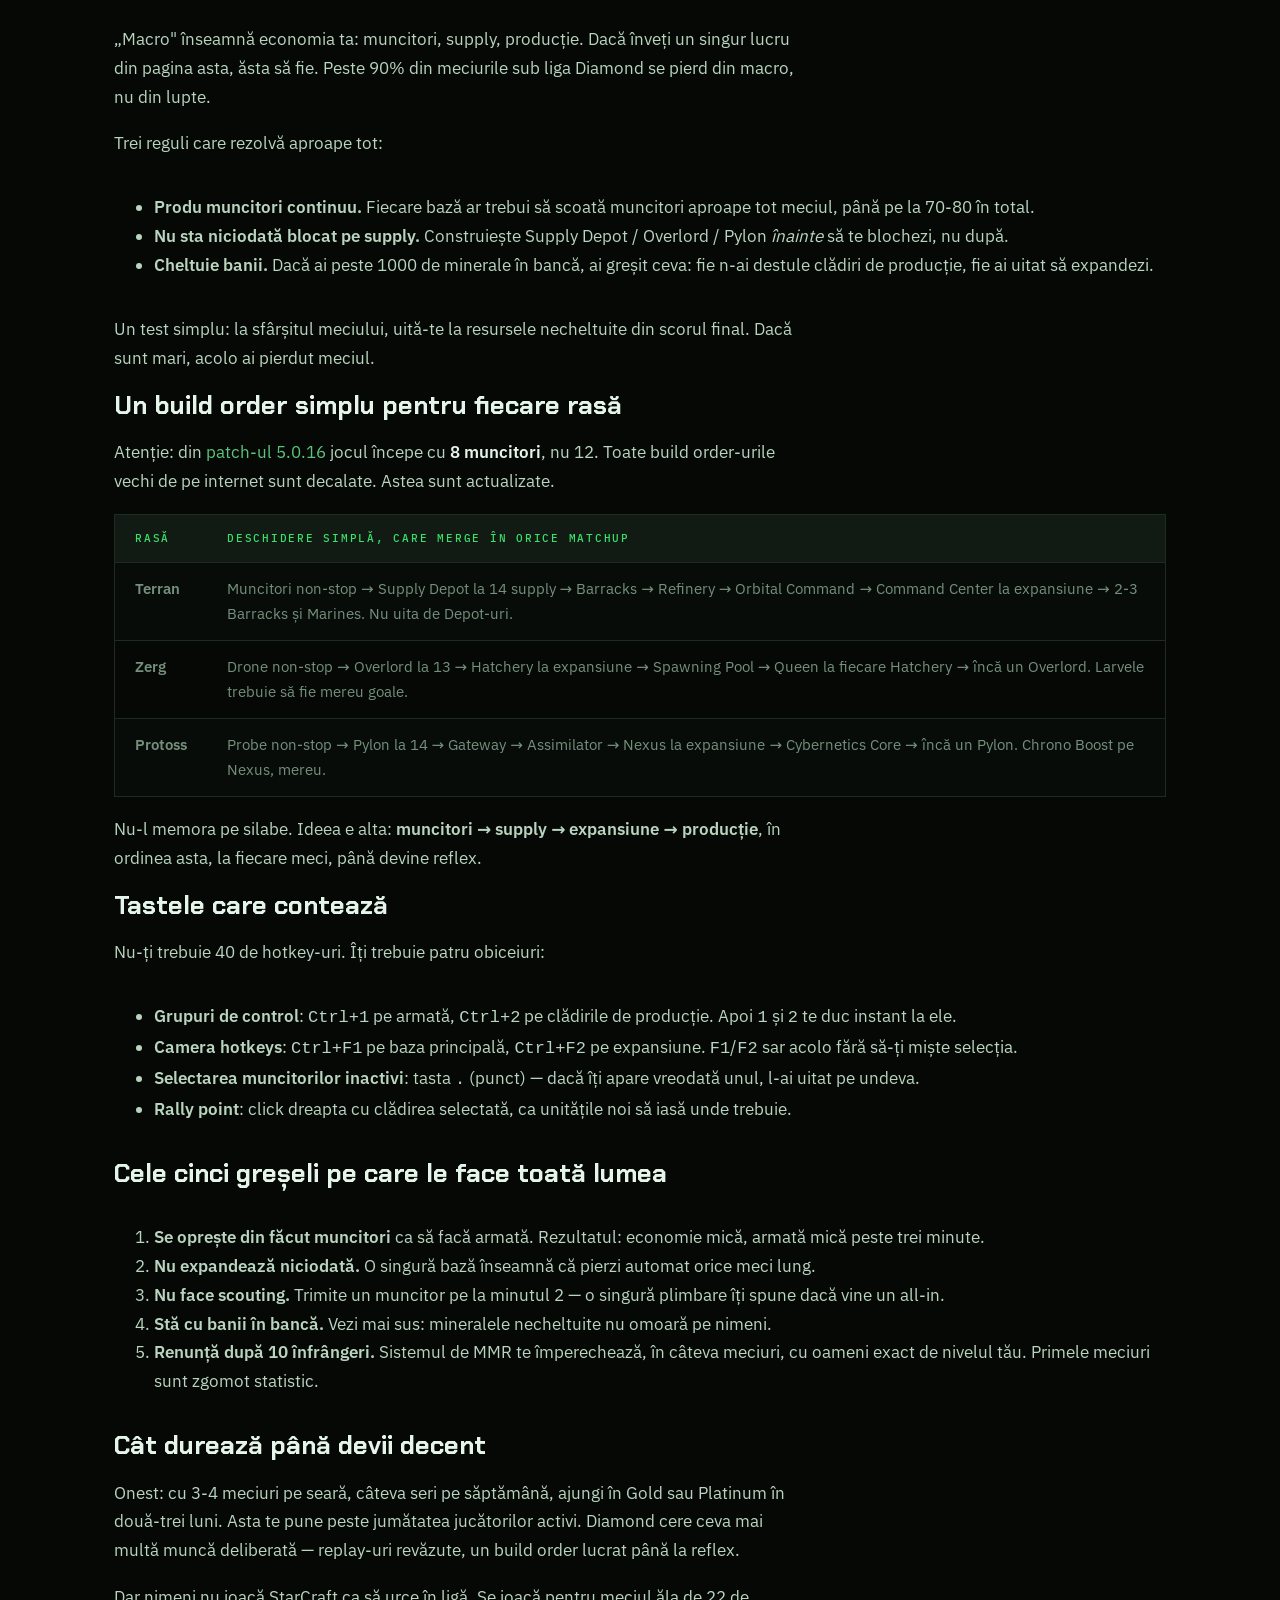
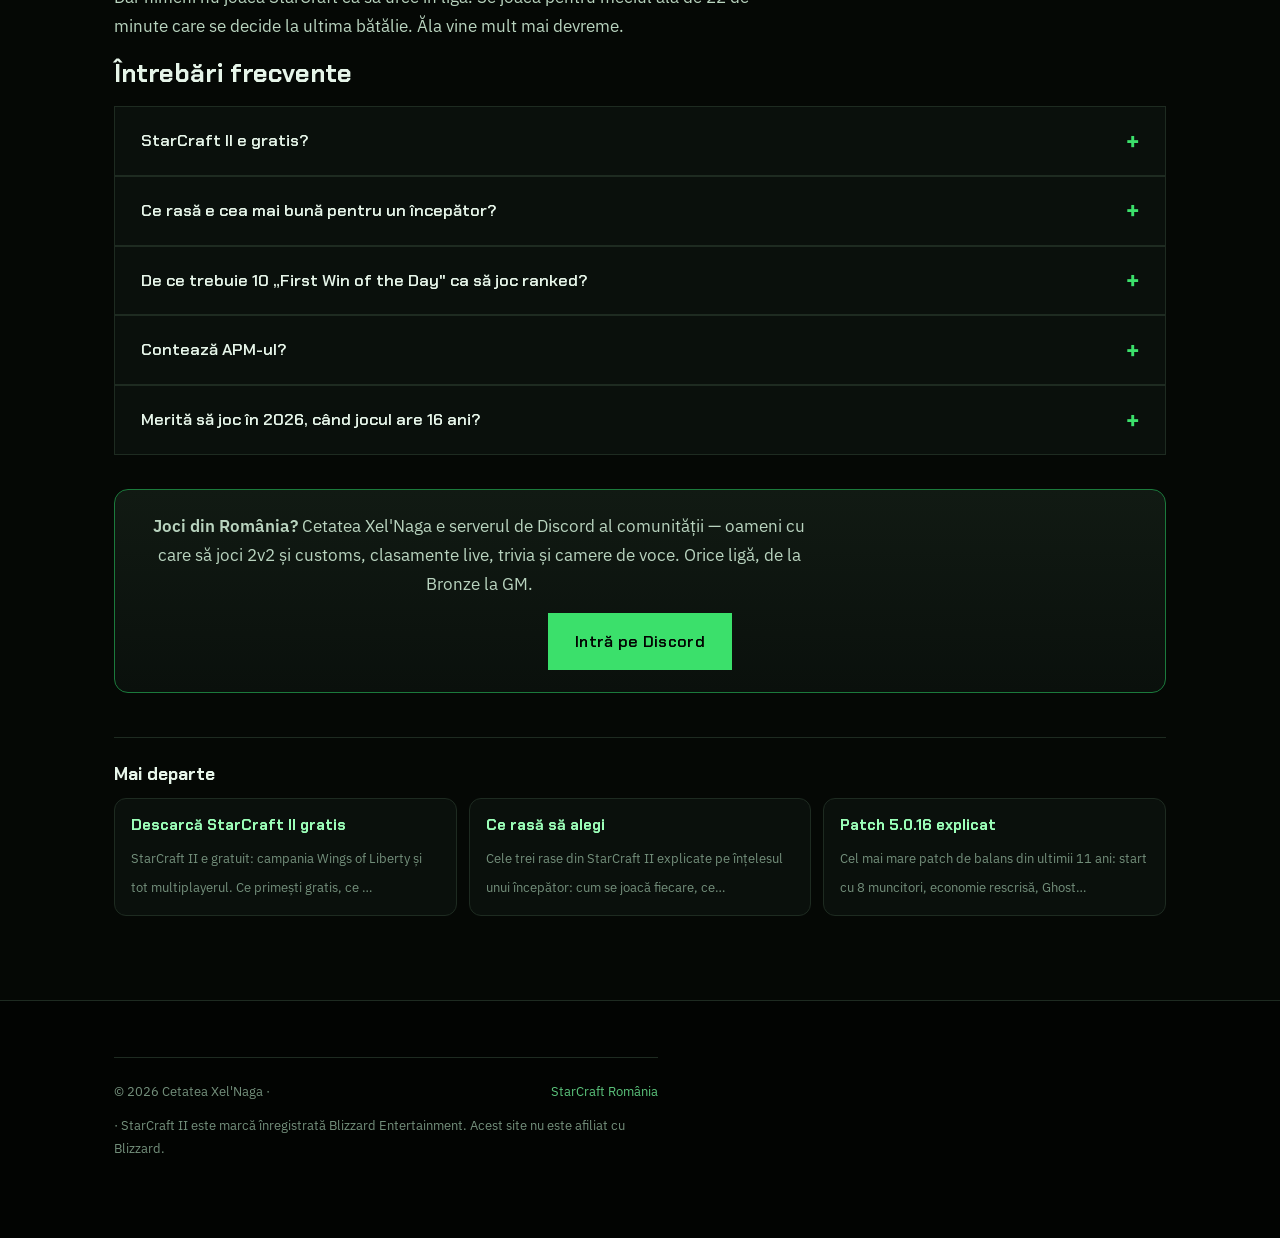
<file: incepatori.html>
<!DOCTYPE html>
<html lang="ro">
<head>
<meta charset="utf-8">
<meta name="viewport" content="width=device-width, initial-scale=1">
<title>StarCraft II pentru începători: ghid complet în română</title>
<meta name="description" content="Cum începi StarCraft II în 2026: instalare gratuită, mecanicile de bază, un build order simplu pentru fiecare rasă și greșelile clasice de începător.">
<link rel="canonical" href="https://starcraftromania.github.io/incepatori.html">
<link rel="alternate" hreflang="ro" href="https://starcraftromania.github.io/incepatori.html">
<link rel="alternate" hreflang="x-default" href="https://starcraftromania.github.io/incepatori.html">
<meta name="robots" content="index, follow, max-image-preview:large, max-snippet:-1">
<meta property="og:type" content="article">
<meta property="og:locale" content="ro_RO">
<meta property="og:site_name" content="StarCraft România — Cetatea Xel'Naga">
<meta property="og:title" content="StarCraft II pentru începători: ghid complet în română">
<meta property="og:description" content="Cum începi StarCraft II în 2026: instalare gratuită, mecanicile de bază, un build order simplu pentru fiecare rasă și greșelile clasice de începător.">
<meta property="og:url" content="https://starcraftromania.github.io/incepatori.html">
<meta property="og:image" content="https://starcraftromania.github.io/og.png">
<meta name="twitter:card" content="summary_large_image">
<meta name="twitter:title" content="StarCraft II pentru începători: ghid complet în română">
<meta name="twitter:description" content="Cum începi StarCraft II în 2026: instalare gratuită, mecanicile de bază, un build order simplu pentru fiecare rasă și greșelile clasice de începător.">
<meta name="twitter:image" content="https://starcraftromania.github.io/og.png">
<link rel="icon" href="/favicon.svg" type="image/svg+xml">
<link rel="preload" as="font" type="font/woff2" href="/fonts/ChakraPetch-latin-ext-9cc6078d.woff2" crossorigin>
<link rel="preload" as="font" type="font/woff2" href="/fonts/ChakraPetch-latin-d09f6c28.woff2" crossorigin>
<link rel="stylesheet" href="/fonts/fonts.css">
<style>
  :root {
    /* Brood War: consola verde fosforescent pe negru. Temă unică, asumată. */
    --void:      #050805;
    --void-deep: #020402;
    --hull:      #0A100C;
    --hull-2:    #111A13;
    --line:      #1E2B21;
    --green:     #3BE06B;
    --green-lit: #9BFFB8;
    --green-dim: #1B7A3C;
    --phosphor:  #5BC47C;
    --amber:     #D9A441;
    --text:      #B9D4BF;
    --muted:     #74907C;
    --white:     #E6F5E9;

    --display: "Chakra Petch", "Segoe UI", system-ui, sans-serif;
    --body: "IBM Plex Sans", "Segoe UI", system-ui, -apple-system, sans-serif;
    --mono: "IBM Plex Mono", ui-monospace, "SF Mono", Menlo, monospace;

    --measure: 68ch;
    --shell: 1100px;
  }

  * { box-sizing: border-box; }

  body {
    margin: 0;
    background: var(--void);
    color: var(--text);
    font-family: var(--body);
    font-size: 17px;
    line-height: 1.7;
    -webkit-font-smoothing: antialiased;
    overflow-x: hidden;
  }

  ::selection { background: var(--green); color: var(--void-deep); }

  a { color: var(--phosphor); text-decoration: none; }
  a:hover { color: var(--green-lit); text-decoration: underline; text-underline-offset: 3px; }
  a:focus-visible, button:focus-visible {
    outline: 2px solid var(--green);
    outline-offset: 3px;
    border-radius: 2px;
  }

  h1, h2, h3 {
    font-family: var(--display);
    color: var(--white);
    text-wrap: balance;
    margin: 0;
    line-height: 1.15;
  }

  p { margin: 0; max-width: var(--measure); }

  .shell {
    max-width: var(--shell);
    margin-inline: auto;
    padding-inline: 24px;
  }

  /* ---------- HERO ---------- */

  .hero {
    position: relative;
    min-height: 88vh;
    display: flex;
    align-items: center;
    overflow: hidden;
    border-bottom: 1px solid var(--line);
    background:
      radial-gradient(120% 90% at 50% 8%, rgba(59,224,107,0.13), transparent 55%),
      radial-gradient(80% 60% at 82% 92%, rgba(91,196,124,0.09), transparent 60%),
      linear-gradient(180deg, var(--void-deep), var(--void));
  }

  #starfield {
    position: absolute;
    inset: 0;
    width: 100%;
    height: 100%;
    display: block;
    pointer-events: none;
  }

  .hero .shell { position: relative; z-index: 1; padding-block: 96px 72px; }

  .eyebrow {
    font-family: var(--mono);
    font-size: 12px;
    letter-spacing: 0.22em;
    text-transform: uppercase;
    color: var(--green);
    display: flex;
    align-items: center;
    gap: 12px;
  }
  .eyebrow::after {
    content: "";
    flex: 1;
    height: 1px;
    background: linear-gradient(90deg, var(--green-dim), transparent);
    max-width: 220px;
  }

  h1 {
    font-size: clamp(2.6rem, 7vw, 4.6rem);
    font-weight: 700;
    letter-spacing: -0.02em;
    margin-block: 22px 20px;
  }
  h1 .lit {
    background: linear-gradient(100deg, var(--green-lit), var(--green) 55%, var(--green-dim));
    -webkit-background-clip: text;
    background-clip: text;
    color: transparent;
  }

  .lede {
    font-size: clamp(1.05rem, 2.2vw, 1.28rem);
    color: var(--text);
    max-width: 56ch;
  }

  .cta-row {
    display: flex;
    flex-wrap: wrap;
    gap: 14px;
    margin-top: 36px;
  }

  .btn {
    font-family: var(--display);
    font-weight: 600;
    font-size: 1rem;
    letter-spacing: 0.02em;
    padding: 14px 26px;
    border: 1px solid var(--green);
    background: var(--green);
    color: var(--void-deep);
    cursor: pointer;
    transition: transform 0.15s ease, box-shadow 0.15s ease, background 0.15s ease;
    display: inline-flex;
    align-items: center;
    gap: 10px;
  }
  .btn:hover {
    background: var(--green-lit);
    color: var(--void-deep);
    text-decoration: none;
    transform: translateY(-2px);
    box-shadow: 0 10px 30px rgba(59,224,107,0.25);
  }
  .btn.ghost {
    background: transparent;
    color: var(--green-lit);
    border-color: var(--line);
  }
  .btn.ghost:hover {
    background: rgba(59,224,107,0.08);
    border-color: var(--green);
    color: var(--green-lit);
  }

  .facts {
    display: grid;
    grid-template-columns: repeat(auto-fit, minmax(150px, 1fr));
    gap: 22px 0;
    margin-top: 56px;
    border-top: 1px solid var(--line);
    padding-top: 26px;
  }
  .fact {
    padding-left: 22px;
    border-left: 1px solid var(--line);
  }
  .fact b {
    display: block;
    font-family: var(--display);
    font-size: 1.7rem;
    font-weight: 700;
    color: var(--green-lit);
    line-height: 1.1;
    font-variant-numeric: tabular-nums;
  }
  .fact span {
    font-family: var(--mono);
    font-size: 11.5px;
    letter-spacing: 0.14em;
    text-transform: uppercase;
    color: var(--muted);
  }

  /* ---------- SECTIONS ---------- */

  section { padding-block: 84px; border-bottom: 1px solid var(--line); }
  section:last-of-type { border-bottom: none; }

  .sec-head { margin-bottom: 34px; }
  .sec-head h2 {
    font-size: clamp(1.7rem, 3.6vw, 2.4rem);
    font-weight: 600;
    letter-spacing: -0.015em;
    margin-top: 16px;
  }

  .prose { display: flex; flex-direction: column; gap: 18px; }
  .prose p { color: var(--text); }
  .prose strong { color: var(--white); font-weight: 600; }

  /* ---------- STEPS ---------- */

  .steps {
    display: grid;
    gap: 2px;
    background: var(--line);
    border: 1px solid var(--line);
  }
  .step {
    background: var(--hull);
    padding: 28px 30px;
    display: grid;
    grid-template-columns: auto 1fr;
    gap: 24px;
    align-items: start;
  }
  .step .num {
    font-family: var(--display);
    font-size: 2.2rem;
    font-weight: 700;
    color: var(--green-dim);
    line-height: 1;
    font-variant-numeric: tabular-nums;
  }
  .step h3 { font-size: 1.15rem; font-weight: 600; margin-bottom: 8px; }
  .step p { color: var(--muted); font-size: 0.95rem; }
  .step p strong { color: var(--text); }

  /* ---------- BOT GRID ---------- */

  .grid {
    display: grid;
    grid-template-columns: repeat(auto-fit, minmax(280px, 1fr));
    gap: 2px;
    background: var(--line);
    border: 1px solid var(--line);
  }
  .cell {
    background: var(--hull);
    padding: 26px 28px;
    display: flex;
    flex-direction: column;
    gap: 10px;
  }
  .cell h3 {
    font-size: 1.05rem;
    font-weight: 600;
    display: flex;
    align-items: baseline;
    gap: 10px;
  }
  .cell h3 em {
    font-family: var(--mono);
    font-style: normal;
    font-size: 11px;
    letter-spacing: 0.12em;
    text-transform: uppercase;
    color: var(--green);
  }
  .cell p { font-size: 0.94rem; color: var(--muted); }

  /* ---------- TABLE ---------- */

  .table-wrap { overflow-x: auto; border: 1px solid var(--line); }
  table {
    width: 100%;
    border-collapse: collapse;
    font-size: 0.94rem;
    min-width: 520px;
  }
  thead th {
    font-family: var(--mono);
    font-size: 11px;
    letter-spacing: 0.16em;
    text-transform: uppercase;
    color: var(--green);
    text-align: left;
    padding: 14px 20px;
    background: var(--hull-2);
    border-bottom: 1px solid var(--line);
    font-weight: 500;
  }
  tbody td {
    padding: 13px 20px;
    border-bottom: 1px solid var(--line);
    vertical-align: top;
    color: var(--muted);
  }
  tbody tr:last-child td { border-bottom: none; }
  tbody tr:nth-child(odd) { background: rgba(10,16,12,0.55); }
  tbody tr:hover { background: rgba(59,224,107,0.05); }
  td code {
    font-family: var(--mono);
    color: var(--green-lit);
    font-size: 0.92em;
    white-space: nowrap;
  }
  td.num { font-family: var(--mono); font-variant-numeric: tabular-nums; color: var(--text); white-space: nowrap; }
  .tag {
    font-family: var(--mono);
    font-size: 10px;
    letter-spacing: 0.1em;
    text-transform: uppercase;
    color: var(--phosphor);
    border: 1px solid rgba(91,196,124,0.35);
    padding: 2px 7px;
    white-space: nowrap;
  }

  /* ---------- RANK LADDER ---------- */

  .ladder {
    display: grid;
    grid-template-columns: repeat(auto-fit, minmax(112px, 1fr));
    gap: 1px;
    background: var(--line);
    border: 1px solid var(--line);
    margin-top: 8px;
  }
  .rung {
    background: var(--hull);
    padding: 18px 10px;
    text-align: center;
  }
  .rung b {
    display: block;
    font-family: var(--display);
    font-size: 0.95rem;
    font-weight: 600;
    color: var(--text);
  }
  .rung span {
    font-family: var(--mono);
    font-size: 10.5px;
    letter-spacing: 0.08em;
    color: var(--muted);
    font-variant-numeric: tabular-nums;
  }
  .rung:last-child { background: linear-gradient(180deg, rgba(59,224,107,0.16), var(--hull)); }
  .rung:last-child b { color: var(--green-lit); }

  .ladder-label {
    font-family: var(--mono);
    font-size: 11px;
    letter-spacing: 0.16em;
    text-transform: uppercase;
    color: var(--muted);
    margin-bottom: 10px;
    margin-top: 30px;
  }

  /* ---------- CROWN PANEL ---------- */

  .crown {
    border: 1px solid var(--green-dim);
    background:
      radial-gradient(80% 120% at 15% 0%, rgba(59,224,107,0.12), transparent 60%),
      var(--hull);
    padding: 34px 34px 36px;
    display: grid;
    gap: 20px;
  }
  .crown h3 { font-size: 1.3rem; font-weight: 600; }
  .crown p { color: var(--text); }
  .crown ul {
    margin: 0;
    padding-left: 20px;
    color: var(--muted);
    font-size: 0.95rem;
    display: grid;
    gap: 8px;
  }
  .crown li::marker { color: var(--green); }

  /* ---------- FAQ ---------- */

  .faq { display: grid; gap: 2px; background: var(--line); border: 1px solid var(--line); }
  details { background: var(--hull); }
  details[open] { background: var(--hull-2); }
  summary {
    cursor: pointer;
    padding: 20px 26px;
    font-family: var(--display);
    font-weight: 600;
    font-size: 1.02rem;
    color: var(--white);
    list-style: none;
    display: flex;
    justify-content: space-between;
    align-items: center;
    gap: 20px;
  }
  summary::-webkit-details-marker { display: none; }
  summary::after {
    content: "+";
    font-family: var(--mono);
    color: var(--green);
    font-size: 1.3rem;
    line-height: 1;
    flex-shrink: 0;
  }
  details[open] summary::after { content: "−"; }
  details > div {
    padding: 0 26px 22px;
    color: var(--muted);
    font-size: 0.96rem;
  }
  details > div p + p { margin-top: 12px; }


  /* ---------- LIVE: STAREA SERVERULUI ---------- */

  .live {
    border: 1px solid var(--line);
    background:
      radial-gradient(90% 140% at 0% 0%, rgba(59,224,107,0.07), transparent 62%),
      var(--hull);
  }
  .live-top {
    display: flex;
    flex-wrap: wrap;
    align-items: center;
    justify-content: space-between;
    gap: 18px;
    padding: 22px 26px;
    border-bottom: 1px solid var(--line);
    background: var(--hull-2);
  }
  .live-count { display: flex; align-items: baseline; gap: 12px; }
  .live-count b {
    font-family: var(--display);
    font-size: 2.6rem;
    font-weight: 700;
    line-height: 1;
    color: var(--green-lit);
    font-variant-numeric: tabular-nums;
  }
  .live-lbl {
    font-family: var(--mono);
    font-size: 11.5px;
    letter-spacing: 0.16em;
    text-transform: uppercase;
    color: var(--muted);
  }
  .dot {
    width: 9px; height: 9px;
    border-radius: 50%;
    background: var(--green);
    box-shadow: 0 0 0 0 rgba(59,224,107,0.6);
    align-self: center;
    flex-shrink: 0;
    animation: pulse 2.4s ease-out infinite;
  }
  @keyframes pulse {
    0%   { box-shadow: 0 0 0 0 rgba(59,224,107,0.55); }
    70%  { box-shadow: 0 0 0 10px rgba(59,224,107,0); }
    100% { box-shadow: 0 0 0 0 rgba(59,224,107,0); }
  }
  .btn.small { padding: 10px 20px; font-size: 0.92rem; }

  .live-body { padding: 24px 26px; display: grid; gap: 26px; }
  .live-msg { color: var(--muted); font-size: 0.95rem; }

  .live-h {
    font-family: var(--mono);
    font-size: 11px;
    letter-spacing: 0.18em;
    text-transform: uppercase;
    color: var(--green);
    margin-bottom: 14px;
  }

  .roster { display: flex; flex-wrap: wrap; gap: 10px; }
  .who {
    display: flex;
    align-items: center;
    gap: 10px;
    padding: 8px 14px 8px 8px;
    border: 1px solid var(--line);
    background: var(--void);
    min-width: 0;
  }
  .who img, .who .ini {
    width: 28px; height: 28px;
    border-radius: 50%;
    flex-shrink: 0;
    display: grid;
    place-items: center;
    background: var(--hull-2);
    color: var(--green);
    font-family: var(--mono);
    font-size: 12px;
  }
  .who { max-width: 100%; }
  .who span {
    font-size: 0.9rem;
    color: var(--text);
    white-space: nowrap;
    overflow: hidden;
    text-overflow: ellipsis;
    min-width: 0;
  }
  .who i {
    font-style: normal;
    font-family: var(--mono);
    font-size: 10.5px;
    color: var(--muted);
    white-space: nowrap;
    overflow: hidden;
    text-overflow: ellipsis;
    max-width: 18ch;
    min-width: 0;
  }
  .who::before {
    content: "";
    width: 7px; height: 7px;
    border-radius: 50%;
    background: var(--green);
    flex-shrink: 0;
  }
  .who[data-s="idle"]::before { background: var(--amber); }
  .who[data-s="dnd"]::before  { background: #C8503C; }

  .rooms { display: grid; gap: 1px; background: var(--line); border: 1px solid var(--line); }
  .room {
    background: var(--void);
    padding: 12px 16px;
    display: flex;
    align-items: center;
    justify-content: space-between;
    gap: 16px;
    font-size: 0.92rem;
  }
  .room b { font-weight: 500; color: var(--text); }
  .room[data-busy="1"] { background: var(--hull-2); }
  .room[data-busy="1"] b { color: var(--green-lit); }
  .room em {
    font-style: normal;
    font-family: var(--mono);
    font-size: 11px;
    letter-spacing: 0.1em;
    text-transform: uppercase;
    color: var(--muted);
    text-align: right;
  }
  .room[data-busy="1"] em { color: var(--green); }

  .live-foot {
    padding: 14px 26px 18px;
    border-top: 1px solid var(--line);
    font-family: var(--mono);
    font-size: 10.5px;
    letter-spacing: 0.12em;
    text-transform: uppercase;
    color: var(--muted);
    max-width: none;
  }

  .live[data-state="off"] .dot { animation: none; background: var(--muted); }
  .live[data-state="off"] .live-count b { color: var(--muted); }

  /* ---------- FOOTER ---------- */

  footer {
    background: var(--void-deep);
    border-top: 1px solid var(--line);
    padding-block: 56px 44px;
    color: var(--muted);
    font-size: 0.9rem;
  }
  .foot-grid {
    display: grid;
    grid-template-columns: repeat(auto-fit, minmax(200px, 1fr));
    gap: 32px;
    margin-bottom: 40px;
  }
  .foot-grid h4 {
    font-family: var(--mono);
    font-size: 11px;
    letter-spacing: 0.16em;
    text-transform: uppercase;
    color: var(--green);
    margin: 0 0 14px;
    font-weight: 500;
  }
  .foot-grid ul { list-style: none; margin: 0; padding: 0; display: grid; gap: 9px; }
  .foot-note {
    border-top: 1px solid var(--line);
    padding-top: 22px;
    font-size: 0.84rem;
    display: flex;
    flex-wrap: wrap;
    gap: 12px 28px;
    justify-content: space-between;
  }

  @media (max-width: 640px) {
    body { font-size: 16px; }
    section { padding-block: 60px; }
    .hero .shell { padding-block: 72px 56px; }
    .facts { grid-template-columns: repeat(2, 1fr); gap: 20px 0; }
    .fact { padding-left: 16px; }
    .fact b { font-size: 1.45rem; }
    .step { grid-template-columns: 1fr; gap: 12px; padding: 24px; }
    .step .num { font-size: 1.5rem; }
    .crown { padding: 26px 22px 28px; }
  }

  @media (prefers-reduced-motion: reduce) {
    * { animation: none !important; transition: none !important; }
  }

/* ── pagini de continut ─────────────────────────────────────────── */
.bara{position:sticky;top:0;z-index:50;background:rgba(5,8,5,.92);backdrop-filter:blur(8px);border-bottom:1px solid var(--line)}
.bara .shell{display:flex;align-items:center;gap:16px;padding:12px 24px;flex-wrap:wrap}
.marca{font-family:var(--display);font-weight:700;letter-spacing:.08em;text-transform:uppercase;font-size:.82rem;color:var(--green-lit);text-decoration:none;white-space:nowrap}
.marca:hover{color:var(--white)}
.bara nav{display:flex;gap:14px;flex-wrap:wrap;margin-left:auto;align-items:center}
.bara nav a{font-size:.78rem;color:var(--muted);text-decoration:none;white-space:nowrap}
.bara nav a:hover{color:var(--green-lit)}
.bara nav a.btn{color:var(--void)}
.firimituri{font-family:var(--mono);font-size:.72rem;color:var(--muted);padding:22px 0 0}
.firimituri a{color:var(--phosphor);text-decoration:none}
.firimituri a:hover{text-decoration:underline}
.cap{padding:14px 0 8px}
.cap h1{font-size:clamp(1.8rem,4.2vw,2.7rem);line-height:1.08;margin:.15em 0 .35em}
.cuprins{background:var(--hull);border:1px solid var(--line);border-radius:12px;padding:14px 18px;margin:26px 0}
.cuprins b{font-family:var(--display);text-transform:uppercase;letter-spacing:.08em;font-size:.72rem;color:var(--muted);display:block;margin-bottom:8px}
.cuprins ol{margin:0;padding-left:1.25em;columns:2;column-gap:28px}
@media(max-width:640px){.cuprins ol{columns:1}}
.cuprins li{margin:.25em 0}
.cuprins a{color:var(--phosphor);text-decoration:none;font-size:.9rem}
.cuprins a:hover{text-decoration:underline}
.mai-departe{border-top:1px solid var(--line);margin-top:44px;padding-top:26px}
.mai-departe h2{font-size:1.1rem;margin-bottom:14px}
.legaturi{display:grid;grid-template-columns:repeat(auto-fit,minmax(240px,1fr));gap:12px}
.legatura{display:block;background:var(--hull);border:1px solid var(--line);border-radius:12px;padding:14px 16px;text-decoration:none;transition:.15s}
.legatura:hover{border-color:var(--green-dim);background:var(--hull-2)}
.legatura b{display:block;color:var(--green-lit);font-family:var(--display);font-size:.95rem;margin-bottom:4px}
.legatura span{color:var(--muted);font-size:.82rem;line-height:1.45}
.chemare{background:linear-gradient(180deg,var(--hull-2),var(--hull));border:1px solid var(--green-dim);border-radius:14px;padding:22px 24px;margin:34px 0 0;text-align:center}
.chemare p{margin:0 0 14px;color:var(--text)}
</style>
<script type="application/ld+json">{"@context":"https://schema.org","@graph":[{"@type":"Article","headline":"StarCraft II pentru începători","description":"Cum începi StarCraft II în 2026: instalare gratuită, mecanicile de bază, un build order simplu pentru fiecare rasă și greșelile clasice de începător.","inLanguage":"ro-RO","datePublished":"2026-08-23","dateModified":"2026-08-23","author":{"@type":"Organization","name":"Cetatea Xel'Naga"},"publisher":{"@type":"Organization","name":"StarCraft România — Cetatea Xel'Naga","url":"https://starcraftromania.github.io/"},"mainEntityOfPage":"https://starcraftromania.github.io/incepatori.html","about":{"@type":"VideoGame","name":"StarCraft II","publisher":{"@type":"Organization","name":"Blizzard Entertainment"}}},{"@type":"BreadcrumbList","itemListElement":[{"@type":"ListItem","position":1,"name":"StarCraft România","item":"https://starcraftromania.github.io/"},{"@type":"ListItem","position":2,"name":"Ghid pentru începători","item":"https://starcraftromania.github.io/incepatori.html"}]},{"@type":"FAQPage","mainEntity":[{"@type":"Question","name":"StarCraft II e gratis?","acceptedAnswer":{"@type":"Answer","text":"Da. Campania Wings of Liberty și tot modul multiplayer, inclusiv ladder-ul competitiv, sunt gratuite din noiembrie 2017. Detalii: cum descarci StarCraft II gratis."}},{"@type":"Question","name":"Ce rasă e cea mai bună pentru un începător?","acceptedAnswer":{"@type":"Answer","text":"Terran e cea mai iertătoare la macro greșit, Zerg te învață cel mai repede economia, Protoss are cele mai simple compoziții de armată. Mai pe larg: ce rasă să alegi."}},{"@type":"Question","name":"De ce trebuie 10 „First Win of the Day\" ca să joc ranked?","acceptedAnswer":{"@type":"Answer","text":"E o măsură a Blizzard împotriva conturilor de smurf și a boților, introdusă odată cu trecerea la free-to-play. Se strâng repede: o victorie pe zi contra calculatorului contează."}},{"@type":"Question","name":"Contează APM-ul?","acceptedAnswer":{"@type":"Answer","text":"Mai puțin decât crezi. Sub liga Diamond, un APM de 60 cu decizii bune bate un APM de 200 irosit pe click-uri inutile. Viteza vine singură, cu orele de joc."}},{"@type":"Question","name":"Merită să joc în 2026, când jocul are 16 ani?","acceptedAnswer":{"@type":"Answer","text":"Ladder-ul e în continuare activ, iar în iunie 2026 a intrat cel mai mare patch de balans din ultimii 11 ani. Meta-ul e practic nou."}}]}]}</script>
</head>
<body>
<header class="bara"><div class="shell">
      <a class="marca" href="/">⌁ StarCraft România</a>
      <nav>
        <a href="/descarca-starcraft-2.html">Descarcă StarCraft II gratis</a>
        <a href="/rase.html">Ce rasă să alegi</a>
        <a href="/patch-5-0-16.html">Patch 5.0.16 explicat</a>
        <a href="/jucatori-romani.html">Jucătorii români</a>
        <a href="/ladder.html">Ladder, ligi și MMR</a>
        <a class="btn" href="https://discord.gg/ZuGDmpeRm3" rel="noopener">Intră pe Discord</a>
      </nav>
    </div></header>
<main>
  <div class="shell">
    <p class="firimituri"><a href="/">StarCraft România</a> › Ghid pentru începători</p>
    <div class="cap">
      <p class="eyebrow">Ghid</p>
      <h1>StarCraft II pentru începători</h1>
      <p class="lede">StarCraft II are reputația de joc imposibil. Nu este — are doar o rampă de intrare abruptă, pentru că nimeni nu-ți explică cele trei lucruri care contează cu adevărat. Ghidul ăsta ți le explică, în ordinea în care ai nevoie de ele.</p>
    </div>
    <div class="cuprins"><b>Ce găsești mai jos</b><ol><li><a href="#ce-este">Ce este, de fapt, StarCraft II</a></li><li><a href="#drumul">Drumul de la instalare la primul meci pe ladder</a></li><li><a href="#macro">Mecanica numărul unu: macro</a></li><li><a href="#build-order">Un build order simplu pentru fiecare rasă</a></li><li><a href="#hotkeys">Tastele care contează</a></li><li><a href="#greseli">Cele cinci greșeli pe care le face toată lumea</a></li><li><a href="#cat-dureaza">Cât durează până devii decent</a></li><li><a href="#intrebari">Întrebări frecvente</a></li></ol></div>
    <div class="prose">

<h2 id="ce-este">Ce este, de fapt, StarCraft II</h2>
<p>StarCraft II este un joc de strategie în timp real: strângi resurse, îți construiești o bază, produci armată și încerci să dărâmi baza adversarului înainte s-o dărâme el pe a ta. Nu există ture — totul se întâmplă simultan, iar meciul mediu de 1v1 durează între 8 și 20 de minute.</p>
<p>Partea care sperie lumea e că trebuie să faci trei lucruri deodată: să produci non-stop, să afli ce face adversarul și să-ți controlezi armata în luptă. Vestea bună e că, la început, <strong>doar unul dintre ele contează</strong>. Restul vine de la sine.</p>
<p>Jocul e <a href="/descarca-starcraft-2.html">gratuit din 2017</a>, inclusiv tot modul multiplayer, deci nu ai nimic de pierdut încercând.</p>

<h2 id="drumul">Drumul de la instalare la primul meci pe ladder</h2>
<div class="steps">
  <div class="step"><span class="num">1</span><div><b>Campania Wings of Liberty.</b> E gratuită și e cel mai bun tutorial care există: te învață unitățile una câte una, într-o poveste care chiar merită jucată. Nu o sări.</div></div>
  <div class="step"><span class="num">2</span><div><b>Câteva meciuri contra calculatorului.</b> Versus A.I., dificultate Easy sau Medium. Aici înveți să faci o bază completă fără presiune.</div></div>
  <div class="step"><span class="num">3</span><div><b>Unranked.</b> Joci contra oamenilor, dar fără liga afișată. Aici pierzi primele meciuri și e absolut normal — toată lumea a trecut pe acolo.</div></div>
  <div class="step"><span class="num">4</span><div><b>Ranked.</b> Ca să-l deblochezi ai nevoie de <b>10 „First Win of the Day"</b> în Unranked sau contra A.I. Apoi joci 5 meciuri de plasare și primești o ligă.</div></div>
</div>
<p>Din pasul 3 încolo, cel mai util lucru pe care-l poți face e să ai cu cine să vorbești despre meciuri. De asta există <a href="/">Cetatea Xel'Naga</a> — serverul comunității românești.</p>

<h2 id="macro">Mecanica numărul unu: macro</h2>
<p>„Macro" înseamnă economia ta: muncitori, supply, producție. Dacă înveți un singur lucru din pagina asta, ăsta să fie. Peste 90% din meciurile sub liga Diamond se pierd din macro, nu din lupte.</p>
<p>Trei reguli care rezolvă aproape tot:</p>
<ul>
  <li><b>Produ muncitori continuu.</b> Fiecare bază ar trebui să scoată muncitori aproape tot meciul, până pe la 70-80 în total.</li>
  <li><b>Nu sta niciodată blocat pe supply.</b> Construiește Supply Depot / Overlord / Pylon <em>înainte</em> să te blochezi, nu după.</li>
  <li><b>Cheltuie banii.</b> Dacă ai peste 1000 de minerale în bancă, ai greșit ceva: fie n-ai destule clădiri de producție, fie ai uitat să expandezi.</li>
</ul>
<p>Un test simplu: la sfârșitul meciului, uită-te la resursele necheltuite din scorul final. Dacă sunt mari, acolo ai pierdut meciul.</p>

<h2 id="build-order">Un build order simplu pentru fiecare rasă</h2>
<p>Atenție: din <a href="/patch-5-0-16.html">patch-ul 5.0.16</a> jocul începe cu <strong>8 muncitori</strong>, nu 12. Toate build order-urile vechi de pe internet sunt decalate. Astea sunt actualizate.</p>
<div class="table-wrap">
<table>
  <thead><tr><th>Rasă</th><th>Deschidere simplă, care merge în orice matchup</th></tr></thead>
  <tbody>
    <tr><td><b>Terran</b></td><td>Muncitori non-stop → Supply Depot la 14 supply → Barracks → Refinery → Orbital Command → Command Center la expansiune → 2-3 Barracks și Marines. Nu uita de Depot-uri.</td></tr>
    <tr><td><b>Zerg</b></td><td>Drone non-stop → Overlord la 13 → Hatchery la expansiune → Spawning Pool → Queen la fiecare Hatchery → încă un Overlord. Larvele trebuie să fie mereu goale.</td></tr>
    <tr><td><b>Protoss</b></td><td>Probe non-stop → Pylon la 14 → Gateway → Assimilator → Nexus la expansiune → Cybernetics Core → încă un Pylon. Chrono Boost pe Nexus, mereu.</td></tr>
  </tbody>
</table>
</div>
<p>Nu-l memora pe silabe. Ideea e alta: <b>muncitori → supply → expansiune → producție</b>, în ordinea asta, la fiecare meci, până devine reflex.</p>

<h2 id="hotkeys">Tastele care contează</h2>
<p>Nu-ți trebuie 40 de hotkey-uri. Îți trebuie patru obiceiuri:</p>
<ul>
  <li><b>Grupuri de control</b>: <code>Ctrl+1</code> pe armată, <code>Ctrl+2</code> pe clădirile de producție. Apoi <code>1</code> și <code>2</code> te duc instant la ele.</li>
  <li><b>Camera hotkeys</b>: <code>Ctrl+F1</code> pe baza principală, <code>Ctrl+F2</code> pe expansiune. <code>F1</code>/<code>F2</code> sar acolo fără să-ți miște selecția.</li>
  <li><b>Selectarea muncitorilor inactivi</b>: tasta <code>.</code> (punct) — dacă îți apare vreodată unul, l-ai uitat pe undeva.</li>
  <li><b>Rally point</b>: click dreapta cu clădirea selectată, ca unitățile noi să iasă unde trebuie.</li>
</ul>

<h2 id="greseli">Cele cinci greșeli pe care le face toată lumea</h2>
<ol>
  <li><b>Se oprește din făcut muncitori</b> ca să facă armată. Rezultatul: economie mică, armată mică peste trei minute.</li>
  <li><b>Nu expandează niciodată.</b> O singură bază înseamnă că pierzi automat orice meci lung.</li>
  <li><b>Nu face scouting.</b> Trimite un muncitor pe la minutul 2 — o singură plimbare îți spune dacă vine un all-in.</li>
  <li><b>Stă cu banii în bancă.</b> Vezi mai sus: mineralele necheltuite nu omoară pe nimeni.</li>
  <li><b>Renunță după 10 înfrângeri.</b> Sistemul de MMR te împerechează, în câteva meciuri, cu oameni exact de nivelul tău. Primele meciuri sunt zgomot statistic.</li>
</ol>

<h2 id="cat-dureaza">Cât durează până devii decent</h2>
<p>Onest: cu 3-4 meciuri pe seară, câteva seri pe săptămână, ajungi în Gold sau Platinum în două-trei luni. Asta te pune peste jumătatea jucătorilor activi. Diamond cere ceva mai multă muncă deliberată — replay-uri revăzute, un build order lucrat până la reflex.</p>
<p>Dar nimeni nu joacă StarCraft ca să urce în ligă. Se joacă pentru meciul ăla de 22 de minute care se decide la ultima bătălie. Ăla vine mult mai devreme.</p>

<h2 id="intrebari">Întrebări frecvente</h2>
<div class="faq">
  <details><summary>StarCraft II e gratis?</summary><p>Da. Campania Wings of Liberty și <b>tot modul multiplayer</b>, inclusiv ladder-ul competitiv, sunt gratuite din noiembrie 2017. Detalii: <a href="/descarca-starcraft-2.html">cum descarci StarCraft II gratis</a>.</p></details>
  <details><summary>Ce rasă e cea mai bună pentru un începător?</summary><p>Terran e cea mai iertătoare la macro greșit, Zerg te învață cel mai repede economia, Protoss are cele mai simple compoziții de armată. Mai pe larg: <a href="/rase.html">ce rasă să alegi</a>.</p></details>
  <details><summary>De ce trebuie 10 „First Win of the Day&quot; ca să joc ranked?</summary><p>E o măsură a Blizzard împotriva conturilor de smurf și a boților, introdusă odată cu trecerea la free-to-play. Se strâng repede: o victorie pe zi contra calculatorului contează.</p></details>
  <details><summary>Contează APM-ul?</summary><p>Mai puțin decât crezi. Sub liga Diamond, un APM de 60 cu decizii bune bate un APM de 200 irosit pe click-uri inutile. Viteza vine singură, cu orele de joc.</p></details>
  <details><summary>Merită să joc în 2026, când jocul are 16 ani?</summary><p>Ladder-ul e în continuare activ, iar în iunie 2026 a intrat <a href="/patch-5-0-16.html">cel mai mare patch de balans din ultimii 11 ani</a>. Meta-ul e practic nou.</p></details>
</div>
    </div>
    <div class="chemare">
      <p><b>Joci din România?</b> Cetatea Xel'Naga e serverul de Discord al comunității — oameni cu care să joci 2v2 și customs, clasamente live, trivia și camere de voce. Orice ligă, de la Bronze la GM.</p>
      <a class="btn" href="https://discord.gg/ZuGDmpeRm3" rel="noopener">Intră pe Discord</a>
    </div>
    <section class="mai-departe"><h2>Mai departe</h2><div class="legaturi">
      <a class="legatura" href="/descarca-starcraft-2.html"><b>Descarcă StarCraft II gratis</b><span>StarCraft II e gratuit: campania Wings of Liberty și tot multiplayerul. Ce primești gratis, ce …</span></a>
      <a class="legatura" href="/rase.html"><b>Ce rasă să alegi</b><span>Cele trei rase din StarCraft II explicate pe înțelesul unui începător: cum se joacă fiecare, ce…</span></a>
      <a class="legatura" href="/patch-5-0-16.html"><b>Patch 5.0.16 explicat</b><span>Cel mai mare patch de balans din ultimii 11 ani: start cu 8 muncitori, economie rescrisă, Ghost…</span></a>
    </div></section>
  </div>
</main>
<footer>
  <div class="shell foot-grid">
    <p class="foot-note">© 2026 Cetatea Xel'Naga · <a href="/">StarCraft România</a> · StarCraft II este marcă înregistrată Blizzard Entertainment. Acest site nu este afiliat cu Blizzard.</p>
  </div>
</footer>
</body>
</html>
</file>
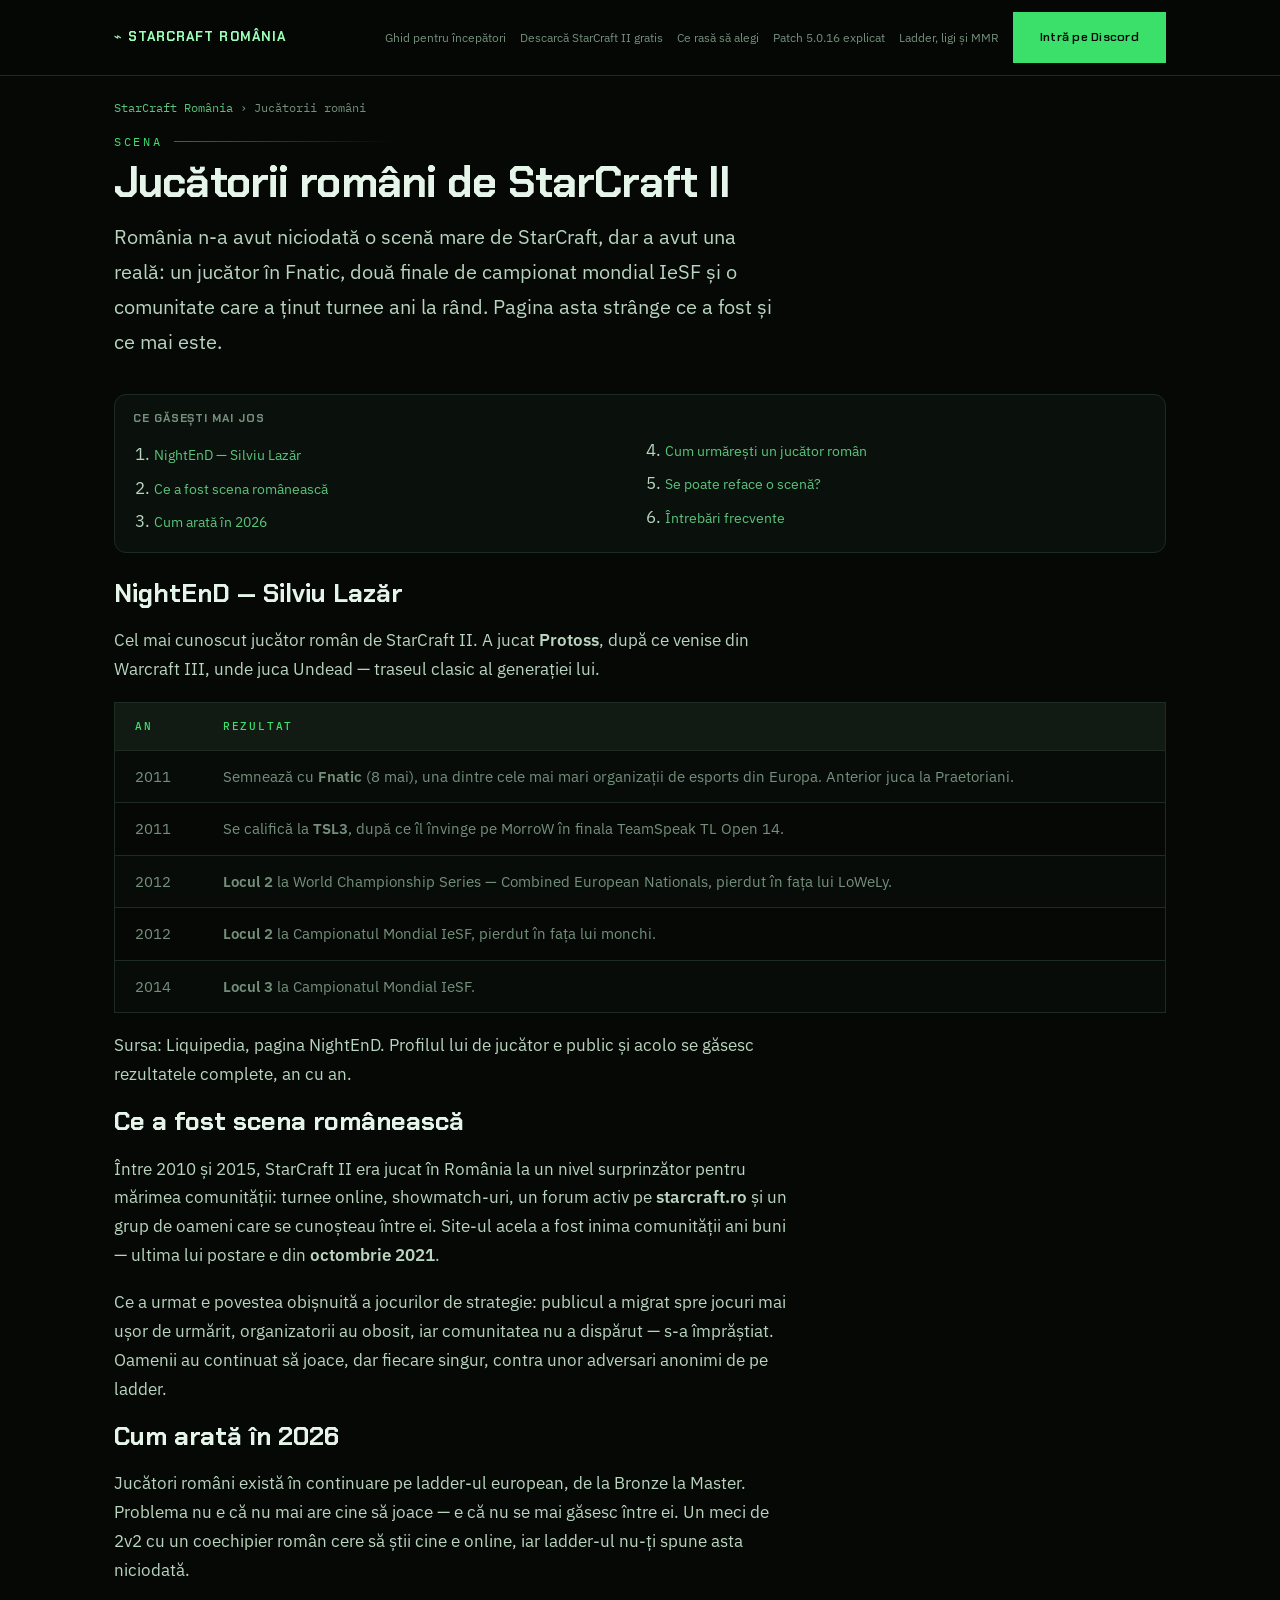
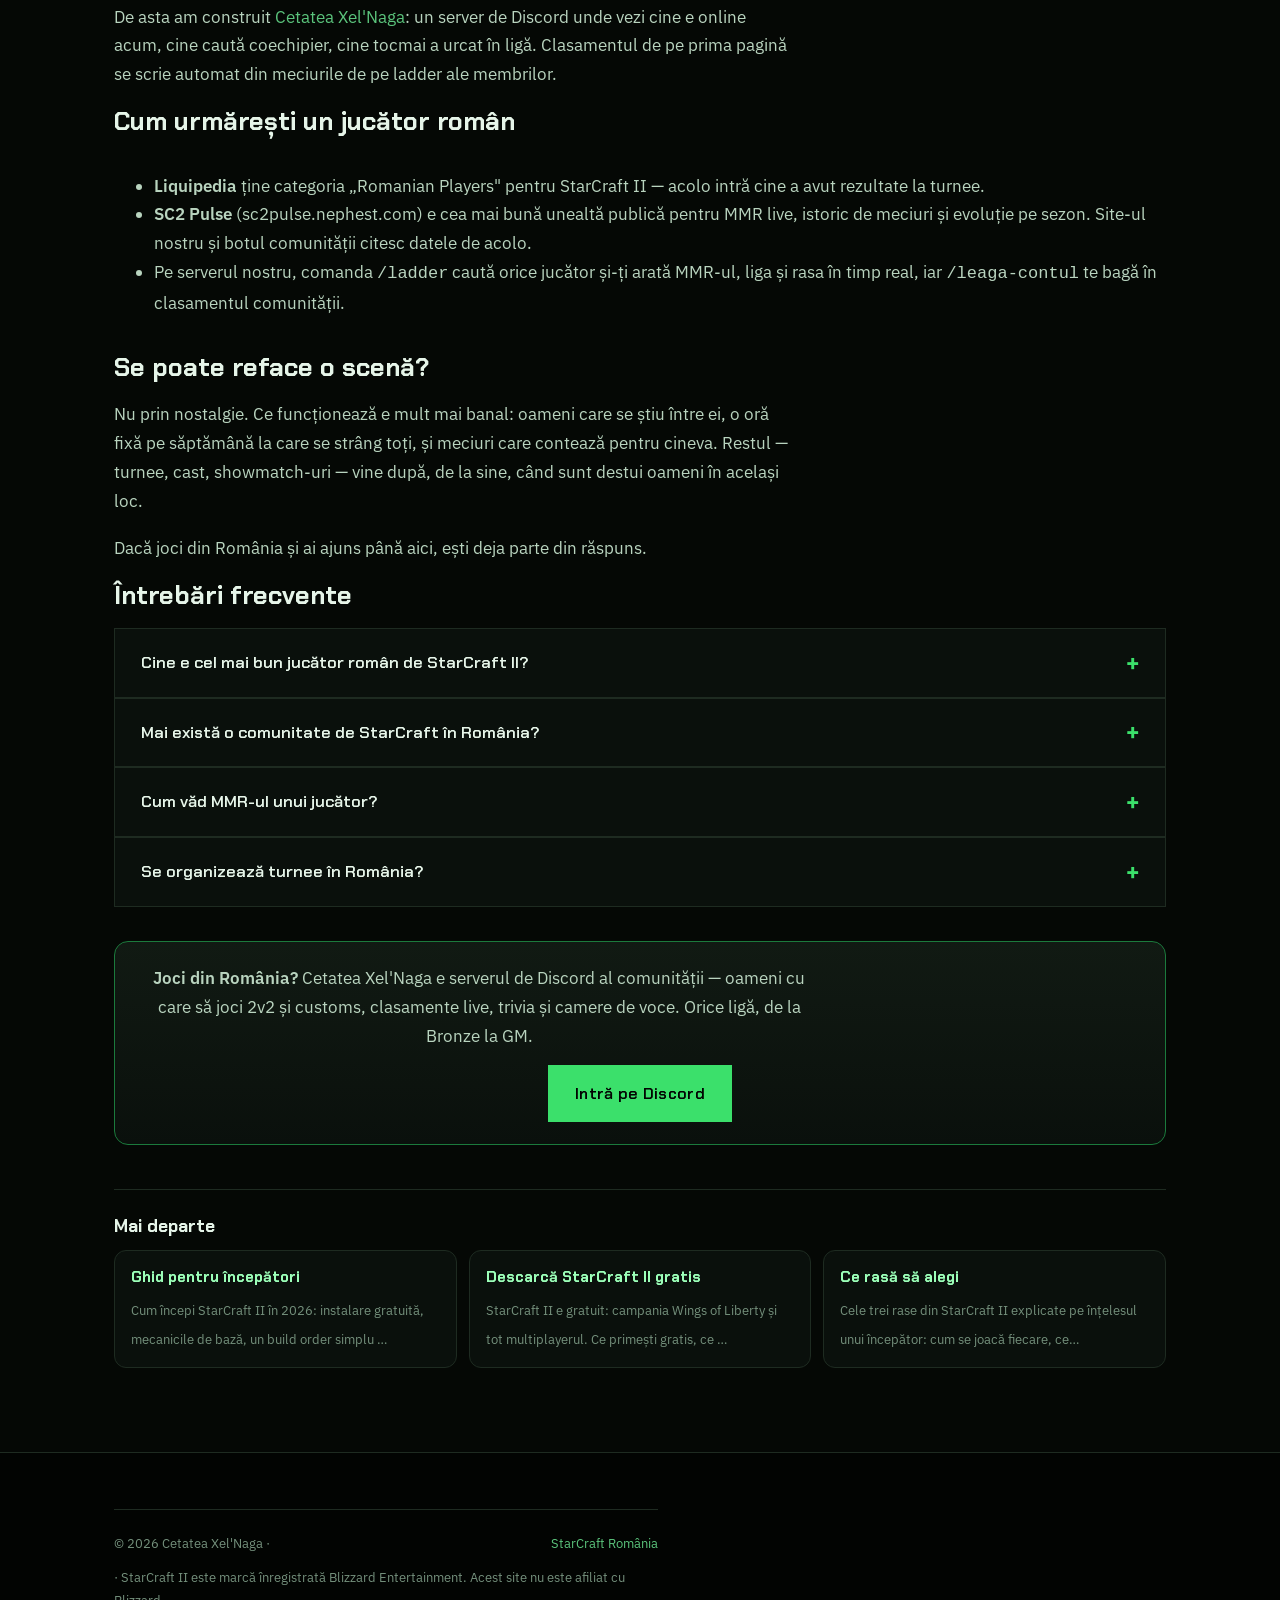
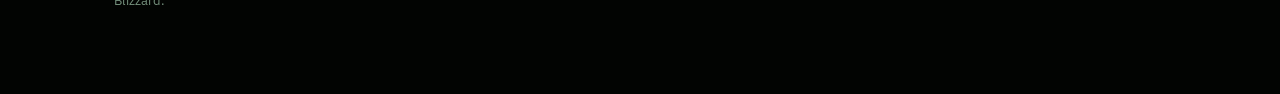
<file: jucatori-romani.html>
<!DOCTYPE html>
<html lang="ro">
<head>
<meta charset="utf-8">
<meta name="viewport" content="width=device-width, initial-scale=1">
<title>Jucătorii români de StarCraft II: cine a dus scena</title>
<meta name="description" content="NightEnD, Fnatic și locurile de podium de la IeSF: scurta istorie a StarCraft II competitiv în România și cum arată scena românească în 2026.">
<link rel="canonical" href="https://starcraftromania.github.io/jucatori-romani.html">
<link rel="alternate" hreflang="ro" href="https://starcraftromania.github.io/jucatori-romani.html">
<link rel="alternate" hreflang="x-default" href="https://starcraftromania.github.io/jucatori-romani.html">
<meta name="robots" content="index, follow, max-image-preview:large, max-snippet:-1">
<meta property="og:type" content="article">
<meta property="og:locale" content="ro_RO">
<meta property="og:site_name" content="StarCraft România — Cetatea Xel'Naga">
<meta property="og:title" content="Jucătorii români de StarCraft II: cine a dus scena">
<meta property="og:description" content="NightEnD, Fnatic și locurile de podium de la IeSF: scurta istorie a StarCraft II competitiv în România și cum arată scena românească în 2026.">
<meta property="og:url" content="https://starcraftromania.github.io/jucatori-romani.html">
<meta property="og:image" content="https://starcraftromania.github.io/og.png">
<meta name="twitter:card" content="summary_large_image">
<meta name="twitter:title" content="Jucătorii români de StarCraft II: cine a dus scena">
<meta name="twitter:description" content="NightEnD, Fnatic și locurile de podium de la IeSF: scurta istorie a StarCraft II competitiv în România și cum arată scena românească în 2026.">
<meta name="twitter:image" content="https://starcraftromania.github.io/og.png">
<link rel="icon" href="/favicon.svg" type="image/svg+xml">
<link rel="preload" as="font" type="font/woff2" href="/fonts/ChakraPetch-latin-ext-9cc6078d.woff2" crossorigin>
<link rel="preload" as="font" type="font/woff2" href="/fonts/ChakraPetch-latin-d09f6c28.woff2" crossorigin>
<link rel="stylesheet" href="/fonts/fonts.css">
<style>
  :root {
    /* Brood War: consola verde fosforescent pe negru. Temă unică, asumată. */
    --void:      #050805;
    --void-deep: #020402;
    --hull:      #0A100C;
    --hull-2:    #111A13;
    --line:      #1E2B21;
    --green:     #3BE06B;
    --green-lit: #9BFFB8;
    --green-dim: #1B7A3C;
    --phosphor:  #5BC47C;
    --amber:     #D9A441;
    --text:      #B9D4BF;
    --muted:     #74907C;
    --white:     #E6F5E9;

    --display: "Chakra Petch", "Segoe UI", system-ui, sans-serif;
    --body: "IBM Plex Sans", "Segoe UI", system-ui, -apple-system, sans-serif;
    --mono: "IBM Plex Mono", ui-monospace, "SF Mono", Menlo, monospace;

    --measure: 68ch;
    --shell: 1100px;
  }

  * { box-sizing: border-box; }

  body {
    margin: 0;
    background: var(--void);
    color: var(--text);
    font-family: var(--body);
    font-size: 17px;
    line-height: 1.7;
    -webkit-font-smoothing: antialiased;
    overflow-x: hidden;
  }

  ::selection { background: var(--green); color: var(--void-deep); }

  a { color: var(--phosphor); text-decoration: none; }
  a:hover { color: var(--green-lit); text-decoration: underline; text-underline-offset: 3px; }
  a:focus-visible, button:focus-visible {
    outline: 2px solid var(--green);
    outline-offset: 3px;
    border-radius: 2px;
  }

  h1, h2, h3 {
    font-family: var(--display);
    color: var(--white);
    text-wrap: balance;
    margin: 0;
    line-height: 1.15;
  }

  p { margin: 0; max-width: var(--measure); }

  .shell {
    max-width: var(--shell);
    margin-inline: auto;
    padding-inline: 24px;
  }

  /* ---------- HERO ---------- */

  .hero {
    position: relative;
    min-height: 88vh;
    display: flex;
    align-items: center;
    overflow: hidden;
    border-bottom: 1px solid var(--line);
    background:
      radial-gradient(120% 90% at 50% 8%, rgba(59,224,107,0.13), transparent 55%),
      radial-gradient(80% 60% at 82% 92%, rgba(91,196,124,0.09), transparent 60%),
      linear-gradient(180deg, var(--void-deep), var(--void));
  }

  #starfield {
    position: absolute;
    inset: 0;
    width: 100%;
    height: 100%;
    display: block;
    pointer-events: none;
  }

  .hero .shell { position: relative; z-index: 1; padding-block: 96px 72px; }

  .eyebrow {
    font-family: var(--mono);
    font-size: 12px;
    letter-spacing: 0.22em;
    text-transform: uppercase;
    color: var(--green);
    display: flex;
    align-items: center;
    gap: 12px;
  }
  .eyebrow::after {
    content: "";
    flex: 1;
    height: 1px;
    background: linear-gradient(90deg, var(--green-dim), transparent);
    max-width: 220px;
  }

  h1 {
    font-size: clamp(2.6rem, 7vw, 4.6rem);
    font-weight: 700;
    letter-spacing: -0.02em;
    margin-block: 22px 20px;
  }
  h1 .lit {
    background: linear-gradient(100deg, var(--green-lit), var(--green) 55%, var(--green-dim));
    -webkit-background-clip: text;
    background-clip: text;
    color: transparent;
  }

  .lede {
    font-size: clamp(1.05rem, 2.2vw, 1.28rem);
    color: var(--text);
    max-width: 56ch;
  }

  .cta-row {
    display: flex;
    flex-wrap: wrap;
    gap: 14px;
    margin-top: 36px;
  }

  .btn {
    font-family: var(--display);
    font-weight: 600;
    font-size: 1rem;
    letter-spacing: 0.02em;
    padding: 14px 26px;
    border: 1px solid var(--green);
    background: var(--green);
    color: var(--void-deep);
    cursor: pointer;
    transition: transform 0.15s ease, box-shadow 0.15s ease, background 0.15s ease;
    display: inline-flex;
    align-items: center;
    gap: 10px;
  }
  .btn:hover {
    background: var(--green-lit);
    color: var(--void-deep);
    text-decoration: none;
    transform: translateY(-2px);
    box-shadow: 0 10px 30px rgba(59,224,107,0.25);
  }
  .btn.ghost {
    background: transparent;
    color: var(--green-lit);
    border-color: var(--line);
  }
  .btn.ghost:hover {
    background: rgba(59,224,107,0.08);
    border-color: var(--green);
    color: var(--green-lit);
  }

  .facts {
    display: grid;
    grid-template-columns: repeat(auto-fit, minmax(150px, 1fr));
    gap: 22px 0;
    margin-top: 56px;
    border-top: 1px solid var(--line);
    padding-top: 26px;
  }
  .fact {
    padding-left: 22px;
    border-left: 1px solid var(--line);
  }
  .fact b {
    display: block;
    font-family: var(--display);
    font-size: 1.7rem;
    font-weight: 700;
    color: var(--green-lit);
    line-height: 1.1;
    font-variant-numeric: tabular-nums;
  }
  .fact span {
    font-family: var(--mono);
    font-size: 11.5px;
    letter-spacing: 0.14em;
    text-transform: uppercase;
    color: var(--muted);
  }

  /* ---------- SECTIONS ---------- */

  section { padding-block: 84px; border-bottom: 1px solid var(--line); }
  section:last-of-type { border-bottom: none; }

  .sec-head { margin-bottom: 34px; }
  .sec-head h2 {
    font-size: clamp(1.7rem, 3.6vw, 2.4rem);
    font-weight: 600;
    letter-spacing: -0.015em;
    margin-top: 16px;
  }

  .prose { display: flex; flex-direction: column; gap: 18px; }
  .prose p { color: var(--text); }
  .prose strong { color: var(--white); font-weight: 600; }

  /* ---------- STEPS ---------- */

  .steps {
    display: grid;
    gap: 2px;
    background: var(--line);
    border: 1px solid var(--line);
  }
  .step {
    background: var(--hull);
    padding: 28px 30px;
    display: grid;
    grid-template-columns: auto 1fr;
    gap: 24px;
    align-items: start;
  }
  .step .num {
    font-family: var(--display);
    font-size: 2.2rem;
    font-weight: 700;
    color: var(--green-dim);
    line-height: 1;
    font-variant-numeric: tabular-nums;
  }
  .step h3 { font-size: 1.15rem; font-weight: 600; margin-bottom: 8px; }
  .step p { color: var(--muted); font-size: 0.95rem; }
  .step p strong { color: var(--text); }

  /* ---------- BOT GRID ---------- */

  .grid {
    display: grid;
    grid-template-columns: repeat(auto-fit, minmax(280px, 1fr));
    gap: 2px;
    background: var(--line);
    border: 1px solid var(--line);
  }
  .cell {
    background: var(--hull);
    padding: 26px 28px;
    display: flex;
    flex-direction: column;
    gap: 10px;
  }
  .cell h3 {
    font-size: 1.05rem;
    font-weight: 600;
    display: flex;
    align-items: baseline;
    gap: 10px;
  }
  .cell h3 em {
    font-family: var(--mono);
    font-style: normal;
    font-size: 11px;
    letter-spacing: 0.12em;
    text-transform: uppercase;
    color: var(--green);
  }
  .cell p { font-size: 0.94rem; color: var(--muted); }

  /* ---------- TABLE ---------- */

  .table-wrap { overflow-x: auto; border: 1px solid var(--line); }
  table {
    width: 100%;
    border-collapse: collapse;
    font-size: 0.94rem;
    min-width: 520px;
  }
  thead th {
    font-family: var(--mono);
    font-size: 11px;
    letter-spacing: 0.16em;
    text-transform: uppercase;
    color: var(--green);
    text-align: left;
    padding: 14px 20px;
    background: var(--hull-2);
    border-bottom: 1px solid var(--line);
    font-weight: 500;
  }
  tbody td {
    padding: 13px 20px;
    border-bottom: 1px solid var(--line);
    vertical-align: top;
    color: var(--muted);
  }
  tbody tr:last-child td { border-bottom: none; }
  tbody tr:nth-child(odd) { background: rgba(10,16,12,0.55); }
  tbody tr:hover { background: rgba(59,224,107,0.05); }
  td code {
    font-family: var(--mono);
    color: var(--green-lit);
    font-size: 0.92em;
    white-space: nowrap;
  }
  td.num { font-family: var(--mono); font-variant-numeric: tabular-nums; color: var(--text); white-space: nowrap; }
  .tag {
    font-family: var(--mono);
    font-size: 10px;
    letter-spacing: 0.1em;
    text-transform: uppercase;
    color: var(--phosphor);
    border: 1px solid rgba(91,196,124,0.35);
    padding: 2px 7px;
    white-space: nowrap;
  }

  /* ---------- RANK LADDER ---------- */

  .ladder {
    display: grid;
    grid-template-columns: repeat(auto-fit, minmax(112px, 1fr));
    gap: 1px;
    background: var(--line);
    border: 1px solid var(--line);
    margin-top: 8px;
  }
  .rung {
    background: var(--hull);
    padding: 18px 10px;
    text-align: center;
  }
  .rung b {
    display: block;
    font-family: var(--display);
    font-size: 0.95rem;
    font-weight: 600;
    color: var(--text);
  }
  .rung span {
    font-family: var(--mono);
    font-size: 10.5px;
    letter-spacing: 0.08em;
    color: var(--muted);
    font-variant-numeric: tabular-nums;
  }
  .rung:last-child { background: linear-gradient(180deg, rgba(59,224,107,0.16), var(--hull)); }
  .rung:last-child b { color: var(--green-lit); }

  .ladder-label {
    font-family: var(--mono);
    font-size: 11px;
    letter-spacing: 0.16em;
    text-transform: uppercase;
    color: var(--muted);
    margin-bottom: 10px;
    margin-top: 30px;
  }

  /* ---------- CROWN PANEL ---------- */

  .crown {
    border: 1px solid var(--green-dim);
    background:
      radial-gradient(80% 120% at 15% 0%, rgba(59,224,107,0.12), transparent 60%),
      var(--hull);
    padding: 34px 34px 36px;
    display: grid;
    gap: 20px;
  }
  .crown h3 { font-size: 1.3rem; font-weight: 600; }
  .crown p { color: var(--text); }
  .crown ul {
    margin: 0;
    padding-left: 20px;
    color: var(--muted);
    font-size: 0.95rem;
    display: grid;
    gap: 8px;
  }
  .crown li::marker { color: var(--green); }

  /* ---------- FAQ ---------- */

  .faq { display: grid; gap: 2px; background: var(--line); border: 1px solid var(--line); }
  details { background: var(--hull); }
  details[open] { background: var(--hull-2); }
  summary {
    cursor: pointer;
    padding: 20px 26px;
    font-family: var(--display);
    font-weight: 600;
    font-size: 1.02rem;
    color: var(--white);
    list-style: none;
    display: flex;
    justify-content: space-between;
    align-items: center;
    gap: 20px;
  }
  summary::-webkit-details-marker { display: none; }
  summary::after {
    content: "+";
    font-family: var(--mono);
    color: var(--green);
    font-size: 1.3rem;
    line-height: 1;
    flex-shrink: 0;
  }
  details[open] summary::after { content: "−"; }
  details > div {
    padding: 0 26px 22px;
    color: var(--muted);
    font-size: 0.96rem;
  }
  details > div p + p { margin-top: 12px; }


  /* ---------- LIVE: STAREA SERVERULUI ---------- */

  .live {
    border: 1px solid var(--line);
    background:
      radial-gradient(90% 140% at 0% 0%, rgba(59,224,107,0.07), transparent 62%),
      var(--hull);
  }
  .live-top {
    display: flex;
    flex-wrap: wrap;
    align-items: center;
    justify-content: space-between;
    gap: 18px;
    padding: 22px 26px;
    border-bottom: 1px solid var(--line);
    background: var(--hull-2);
  }
  .live-count { display: flex; align-items: baseline; gap: 12px; }
  .live-count b {
    font-family: var(--display);
    font-size: 2.6rem;
    font-weight: 700;
    line-height: 1;
    color: var(--green-lit);
    font-variant-numeric: tabular-nums;
  }
  .live-lbl {
    font-family: var(--mono);
    font-size: 11.5px;
    letter-spacing: 0.16em;
    text-transform: uppercase;
    color: var(--muted);
  }
  .dot {
    width: 9px; height: 9px;
    border-radius: 50%;
    background: var(--green);
    box-shadow: 0 0 0 0 rgba(59,224,107,0.6);
    align-self: center;
    flex-shrink: 0;
    animation: pulse 2.4s ease-out infinite;
  }
  @keyframes pulse {
    0%   { box-shadow: 0 0 0 0 rgba(59,224,107,0.55); }
    70%  { box-shadow: 0 0 0 10px rgba(59,224,107,0); }
    100% { box-shadow: 0 0 0 0 rgba(59,224,107,0); }
  }
  .btn.small { padding: 10px 20px; font-size: 0.92rem; }

  .live-body { padding: 24px 26px; display: grid; gap: 26px; }
  .live-msg { color: var(--muted); font-size: 0.95rem; }

  .live-h {
    font-family: var(--mono);
    font-size: 11px;
    letter-spacing: 0.18em;
    text-transform: uppercase;
    color: var(--green);
    margin-bottom: 14px;
  }

  .roster { display: flex; flex-wrap: wrap; gap: 10px; }
  .who {
    display: flex;
    align-items: center;
    gap: 10px;
    padding: 8px 14px 8px 8px;
    border: 1px solid var(--line);
    background: var(--void);
    min-width: 0;
  }
  .who img, .who .ini {
    width: 28px; height: 28px;
    border-radius: 50%;
    flex-shrink: 0;
    display: grid;
    place-items: center;
    background: var(--hull-2);
    color: var(--green);
    font-family: var(--mono);
    font-size: 12px;
  }
  .who { max-width: 100%; }
  .who span {
    font-size: 0.9rem;
    color: var(--text);
    white-space: nowrap;
    overflow: hidden;
    text-overflow: ellipsis;
    min-width: 0;
  }
  .who i {
    font-style: normal;
    font-family: var(--mono);
    font-size: 10.5px;
    color: var(--muted);
    white-space: nowrap;
    overflow: hidden;
    text-overflow: ellipsis;
    max-width: 18ch;
    min-width: 0;
  }
  .who::before {
    content: "";
    width: 7px; height: 7px;
    border-radius: 50%;
    background: var(--green);
    flex-shrink: 0;
  }
  .who[data-s="idle"]::before { background: var(--amber); }
  .who[data-s="dnd"]::before  { background: #C8503C; }

  .rooms { display: grid; gap: 1px; background: var(--line); border: 1px solid var(--line); }
  .room {
    background: var(--void);
    padding: 12px 16px;
    display: flex;
    align-items: center;
    justify-content: space-between;
    gap: 16px;
    font-size: 0.92rem;
  }
  .room b { font-weight: 500; color: var(--text); }
  .room[data-busy="1"] { background: var(--hull-2); }
  .room[data-busy="1"] b { color: var(--green-lit); }
  .room em {
    font-style: normal;
    font-family: var(--mono);
    font-size: 11px;
    letter-spacing: 0.1em;
    text-transform: uppercase;
    color: var(--muted);
    text-align: right;
  }
  .room[data-busy="1"] em { color: var(--green); }

  .live-foot {
    padding: 14px 26px 18px;
    border-top: 1px solid var(--line);
    font-family: var(--mono);
    font-size: 10.5px;
    letter-spacing: 0.12em;
    text-transform: uppercase;
    color: var(--muted);
    max-width: none;
  }

  .live[data-state="off"] .dot { animation: none; background: var(--muted); }
  .live[data-state="off"] .live-count b { color: var(--muted); }

  /* ---------- FOOTER ---------- */

  footer {
    background: var(--void-deep);
    border-top: 1px solid var(--line);
    padding-block: 56px 44px;
    color: var(--muted);
    font-size: 0.9rem;
  }
  .foot-grid {
    display: grid;
    grid-template-columns: repeat(auto-fit, minmax(200px, 1fr));
    gap: 32px;
    margin-bottom: 40px;
  }
  .foot-grid h4 {
    font-family: var(--mono);
    font-size: 11px;
    letter-spacing: 0.16em;
    text-transform: uppercase;
    color: var(--green);
    margin: 0 0 14px;
    font-weight: 500;
  }
  .foot-grid ul { list-style: none; margin: 0; padding: 0; display: grid; gap: 9px; }
  .foot-note {
    border-top: 1px solid var(--line);
    padding-top: 22px;
    font-size: 0.84rem;
    display: flex;
    flex-wrap: wrap;
    gap: 12px 28px;
    justify-content: space-between;
  }

  @media (max-width: 640px) {
    body { font-size: 16px; }
    section { padding-block: 60px; }
    .hero .shell { padding-block: 72px 56px; }
    .facts { grid-template-columns: repeat(2, 1fr); gap: 20px 0; }
    .fact { padding-left: 16px; }
    .fact b { font-size: 1.45rem; }
    .step { grid-template-columns: 1fr; gap: 12px; padding: 24px; }
    .step .num { font-size: 1.5rem; }
    .crown { padding: 26px 22px 28px; }
  }

  @media (prefers-reduced-motion: reduce) {
    * { animation: none !important; transition: none !important; }
  }

/* ── pagini de continut ─────────────────────────────────────────── */
.bara{position:sticky;top:0;z-index:50;background:rgba(5,8,5,.92);backdrop-filter:blur(8px);border-bottom:1px solid var(--line)}
.bara .shell{display:flex;align-items:center;gap:16px;padding:12px 24px;flex-wrap:wrap}
.marca{font-family:var(--display);font-weight:700;letter-spacing:.08em;text-transform:uppercase;font-size:.82rem;color:var(--green-lit);text-decoration:none;white-space:nowrap}
.marca:hover{color:var(--white)}
.bara nav{display:flex;gap:14px;flex-wrap:wrap;margin-left:auto;align-items:center}
.bara nav a{font-size:.78rem;color:var(--muted);text-decoration:none;white-space:nowrap}
.bara nav a:hover{color:var(--green-lit)}
.bara nav a.btn{color:var(--void)}
.firimituri{font-family:var(--mono);font-size:.72rem;color:var(--muted);padding:22px 0 0}
.firimituri a{color:var(--phosphor);text-decoration:none}
.firimituri a:hover{text-decoration:underline}
.cap{padding:14px 0 8px}
.cap h1{font-size:clamp(1.8rem,4.2vw,2.7rem);line-height:1.08;margin:.15em 0 .35em}
.cuprins{background:var(--hull);border:1px solid var(--line);border-radius:12px;padding:14px 18px;margin:26px 0}
.cuprins b{font-family:var(--display);text-transform:uppercase;letter-spacing:.08em;font-size:.72rem;color:var(--muted);display:block;margin-bottom:8px}
.cuprins ol{margin:0;padding-left:1.25em;columns:2;column-gap:28px}
@media(max-width:640px){.cuprins ol{columns:1}}
.cuprins li{margin:.25em 0}
.cuprins a{color:var(--phosphor);text-decoration:none;font-size:.9rem}
.cuprins a:hover{text-decoration:underline}
.mai-departe{border-top:1px solid var(--line);margin-top:44px;padding-top:26px}
.mai-departe h2{font-size:1.1rem;margin-bottom:14px}
.legaturi{display:grid;grid-template-columns:repeat(auto-fit,minmax(240px,1fr));gap:12px}
.legatura{display:block;background:var(--hull);border:1px solid var(--line);border-radius:12px;padding:14px 16px;text-decoration:none;transition:.15s}
.legatura:hover{border-color:var(--green-dim);background:var(--hull-2)}
.legatura b{display:block;color:var(--green-lit);font-family:var(--display);font-size:.95rem;margin-bottom:4px}
.legatura span{color:var(--muted);font-size:.82rem;line-height:1.45}
.chemare{background:linear-gradient(180deg,var(--hull-2),var(--hull));border:1px solid var(--green-dim);border-radius:14px;padding:22px 24px;margin:34px 0 0;text-align:center}
.chemare p{margin:0 0 14px;color:var(--text)}
</style>
<script type="application/ld+json">{"@context":"https://schema.org","@graph":[{"@type":"Article","headline":"Jucătorii români de StarCraft II","description":"NightEnD, Fnatic și locurile de podium de la IeSF: scurta istorie a StarCraft II competitiv în România și cum arată scena românească în 2026.","inLanguage":"ro-RO","datePublished":"2026-08-23","dateModified":"2026-08-23","author":{"@type":"Organization","name":"Cetatea Xel'Naga"},"publisher":{"@type":"Organization","name":"StarCraft România — Cetatea Xel'Naga","url":"https://starcraftromania.github.io/"},"mainEntityOfPage":"https://starcraftromania.github.io/jucatori-romani.html","about":{"@type":"VideoGame","name":"StarCraft II","publisher":{"@type":"Organization","name":"Blizzard Entertainment"}}},{"@type":"BreadcrumbList","itemListElement":[{"@type":"ListItem","position":1,"name":"StarCraft România","item":"https://starcraftromania.github.io/"},{"@type":"ListItem","position":2,"name":"Jucătorii români","item":"https://starcraftromania.github.io/jucatori-romani.html"}]},{"@type":"FAQPage","mainEntity":[{"@type":"Question","name":"Cine e cel mai bun jucător român de StarCraft II?","acceptedAnswer":{"@type":"Answer","text":"Istoric, NightEnD (Silviu Lazăr) — jucător Protoss, membru Fnatic din 2011, cu locul 2 la WCS Combined European Nationals 2012 și podium la Campionatele Mondiale IeSF din 2012 și 2014."}},{"@type":"Question","name":"Mai există o comunitate de StarCraft în România?","acceptedAnswer":{"@type":"Answer","text":"Da, deși împrăștiată. starcraft.ro nu mai postează din 2021, dar jucătorii sunt în continuare activi pe ladder-ul european. Cetatea Xel'Naga e încercarea de a-i strânge din nou la un loc."}},{"@type":"Question","name":"Cum văd MMR-ul unui jucător?","acceptedAnswer":{"@type":"Answer","text":"Prin SC2 Pulse, care e public și gratuit, sau direct cu comanda /ladder pe serverul nostru de Discord."}},{"@type":"Question","name":"Se organizează turnee în România?","acceptedAnswer":{"@type":"Answer","text":"Nu constant, momentan. Pe serverul comunității se lucrează la o cupă săptămânală pe ladder și la un turneu lunar intern."}}]}]}</script>
</head>
<body>
<header class="bara"><div class="shell">
      <a class="marca" href="/">⌁ StarCraft România</a>
      <nav>
        <a href="/incepatori.html">Ghid pentru începători</a>
        <a href="/descarca-starcraft-2.html">Descarcă StarCraft II gratis</a>
        <a href="/rase.html">Ce rasă să alegi</a>
        <a href="/patch-5-0-16.html">Patch 5.0.16 explicat</a>
        <a href="/ladder.html">Ladder, ligi și MMR</a>
        <a class="btn" href="https://discord.gg/ZuGDmpeRm3" rel="noopener">Intră pe Discord</a>
      </nav>
    </div></header>
<main>
  <div class="shell">
    <p class="firimituri"><a href="/">StarCraft România</a> › Jucătorii români</p>
    <div class="cap">
      <p class="eyebrow">Scena</p>
      <h1>Jucătorii români de StarCraft II</h1>
      <p class="lede">România n-a avut niciodată o scenă mare de StarCraft, dar a avut una reală: un jucător în Fnatic, două finale de campionat mondial IeSF și o comunitate care a ținut turnee ani la rând. Pagina asta strânge ce a fost și ce mai este.</p>
    </div>
    <div class="cuprins"><b>Ce găsești mai jos</b><ol><li><a href="#nightend">NightEnD — Silviu Lazăr</a></li><li><a href="#scena">Ce a fost scena românească</a></li><li><a href="#azi">Cum arată în 2026</a></li><li><a href="#urmarire">Cum urmărești un jucător român</a></li><li><a href="#revenire">Se poate reface o scenă?</a></li><li><a href="#intrebari">Întrebări frecvente</a></li></ol></div>
    <div class="prose">

<h2 id="nightend">NightEnD — Silviu Lazăr</h2>
<p>Cel mai cunoscut jucător român de StarCraft II. A jucat <b>Protoss</b>, după ce venise din Warcraft III, unde juca Undead — traseul clasic al generației lui.</p>
<div class="table-wrap">
<table>
  <thead><tr><th>An</th><th>Rezultat</th></tr></thead>
  <tbody>
    <tr><td>2011</td><td>Semnează cu <b>Fnatic</b> (8 mai), una dintre cele mai mari organizații de esports din Europa. Anterior juca la Praetoriani.</td></tr>
    <tr><td>2011</td><td>Se califică la <b>TSL3</b>, după ce îl învinge pe MorroW în finala TeamSpeak TL Open 14.</td></tr>
    <tr><td>2012</td><td><b>Locul 2</b> la World Championship Series — Combined European Nationals, pierdut în fața lui LoWeLy.</td></tr>
    <tr><td>2012</td><td><b>Locul 2</b> la Campionatul Mondial IeSF, pierdut în fața lui monchi.</td></tr>
    <tr><td>2014</td><td><b>Locul 3</b> la Campionatul Mondial IeSF.</td></tr>
  </tbody>
</table>
</div>
<p class="small">Sursa: Liquipedia, pagina NightEnD. Profilul lui de jucător e public și acolo se găsesc rezultatele complete, an cu an.</p>

<h2 id="scena">Ce a fost scena românească</h2>
<p>Între 2010 și 2015, StarCraft II era jucat în România la un nivel surprinzător pentru mărimea comunității: turnee online, showmatch-uri, un forum activ pe <b>starcraft.ro</b> și un grup de oameni care se cunoșteau între ei. Site-ul acela a fost inima comunității ani buni — ultima lui postare e din <b>octombrie 2021</b>.</p>
<p>Ce a urmat e povestea obișnuită a jocurilor de strategie: publicul a migrat spre jocuri mai ușor de urmărit, organizatorii au obosit, iar comunitatea nu a dispărut — s-a împrăștiat. Oamenii au continuat să joace, dar fiecare singur, contra unor adversari anonimi de pe ladder.</p>

<h2 id="azi">Cum arată în 2026</h2>
<p>Jucători români există în continuare pe ladder-ul european, de la Bronze la Master. Problema nu e că nu mai are cine să joace — e că nu se mai găsesc între ei. Un meci de 2v2 cu un coechipier român cere să știi cine e online, iar ladder-ul nu-ți spune asta niciodată.</p>
<p>De asta am construit <a href="/">Cetatea Xel'Naga</a>: un server de Discord unde vezi cine e online acum, cine caută coechipier, cine tocmai a urcat în ligă. Clasamentul de pe prima pagină se scrie automat din meciurile de pe ladder ale membrilor.</p>

<h2 id="urmarire">Cum urmărești un jucător român</h2>
<ul>
  <li><b>Liquipedia</b> ține categoria „Romanian Players" pentru StarCraft II — acolo intră cine a avut rezultate la turnee.</li>
  <li><b>SC2 Pulse</b> (sc2pulse.nephest.com) e cea mai bună unealtă publică pentru MMR live, istoric de meciuri și evoluție pe sezon. Site-ul nostru și botul comunității citesc datele de acolo.</li>
  <li>Pe serverul nostru, comanda <code>/ladder</code> caută orice jucător și-ți arată MMR-ul, liga și rasa în timp real, iar <code>/leaga-contul</code> te bagă în clasamentul comunității.</li>
</ul>

<h2 id="revenire">Se poate reface o scenă?</h2>
<p>Nu prin nostalgie. Ce funcționează e mult mai banal: oameni care se știu între ei, o oră fixă pe săptămână la care se strâng toți, și meciuri care contează pentru cineva. Restul — turnee, cast, showmatch-uri — vine după, de la sine, când sunt destui oameni în același loc.</p>
<p>Dacă joci din România și ai ajuns până aici, ești deja parte din răspuns.</p>

<h2 id="intrebari">Întrebări frecvente</h2>
<div class="faq">
  <details><summary>Cine e cel mai bun jucător român de StarCraft II?</summary><p>Istoric, NightEnD (Silviu Lazăr) — jucător Protoss, membru Fnatic din 2011, cu locul 2 la WCS Combined European Nationals 2012 și podium la Campionatele Mondiale IeSF din 2012 și 2014.</p></details>
  <details><summary>Mai există o comunitate de StarCraft în România?</summary><p>Da, deși împrăștiată. starcraft.ro nu mai postează din 2021, dar jucătorii sunt în continuare activi pe ladder-ul european. Cetatea Xel'Naga e încercarea de a-i strânge din nou la un loc.</p></details>
  <details><summary>Cum văd MMR-ul unui jucător?</summary><p>Prin SC2 Pulse, care e public și gratuit, sau direct cu comanda <code>/ladder</code> pe serverul nostru de Discord.</p></details>
  <details><summary>Se organizează turnee în România?</summary><p>Nu constant, momentan. Pe serverul comunității se lucrează la o cupă săptămânală pe ladder și la un turneu lunar intern.</p></details>
</div>
    </div>
    <div class="chemare">
      <p><b>Joci din România?</b> Cetatea Xel'Naga e serverul de Discord al comunității — oameni cu care să joci 2v2 și customs, clasamente live, trivia și camere de voce. Orice ligă, de la Bronze la GM.</p>
      <a class="btn" href="https://discord.gg/ZuGDmpeRm3" rel="noopener">Intră pe Discord</a>
    </div>
    <section class="mai-departe"><h2>Mai departe</h2><div class="legaturi">
      <a class="legatura" href="/incepatori.html"><b>Ghid pentru începători</b><span>Cum începi StarCraft II în 2026: instalare gratuită, mecanicile de bază, un build order simplu …</span></a>
      <a class="legatura" href="/descarca-starcraft-2.html"><b>Descarcă StarCraft II gratis</b><span>StarCraft II e gratuit: campania Wings of Liberty și tot multiplayerul. Ce primești gratis, ce …</span></a>
      <a class="legatura" href="/rase.html"><b>Ce rasă să alegi</b><span>Cele trei rase din StarCraft II explicate pe înțelesul unui începător: cum se joacă fiecare, ce…</span></a>
    </div></section>
  </div>
</main>
<footer>
  <div class="shell foot-grid">
    <p class="foot-note">© 2026 Cetatea Xel'Naga · <a href="/">StarCraft România</a> · StarCraft II este marcă înregistrată Blizzard Entertainment. Acest site nu este afiliat cu Blizzard.</p>
  </div>
</footer>
</body>
</html>
</file>
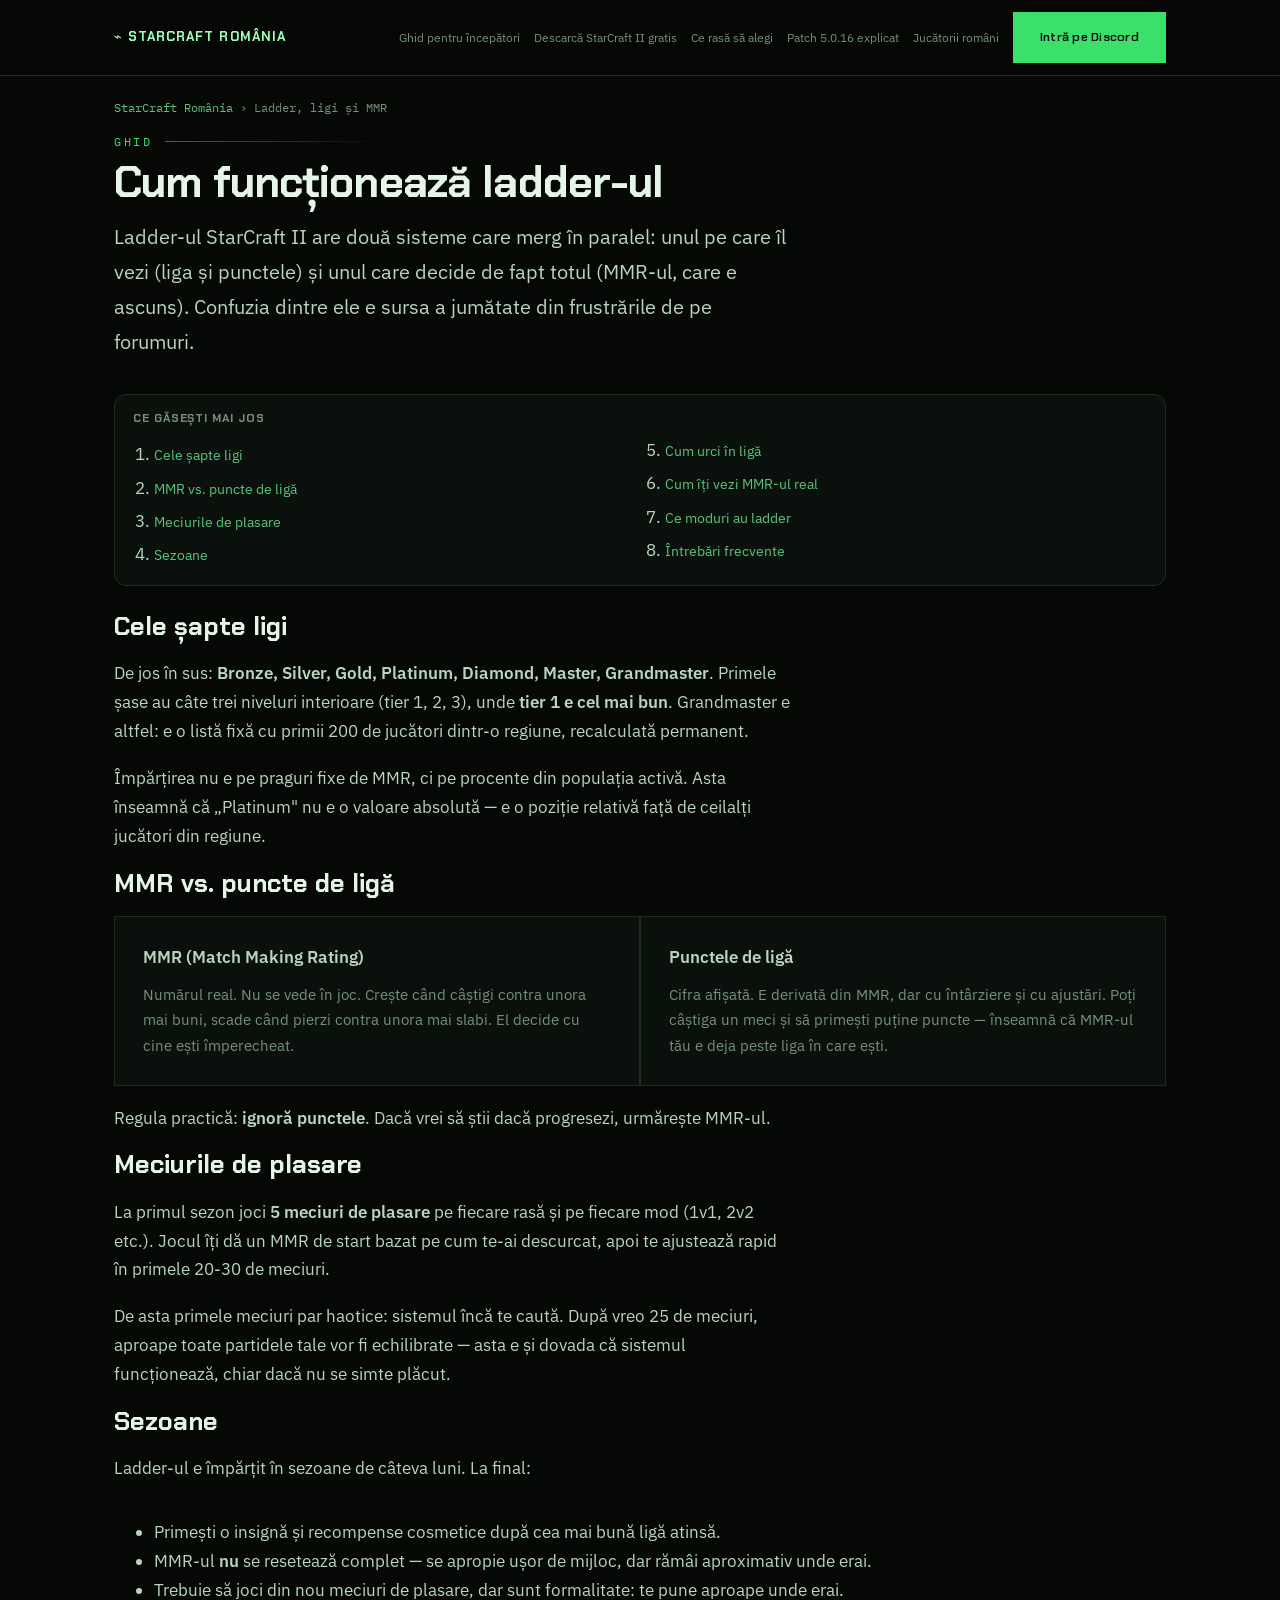
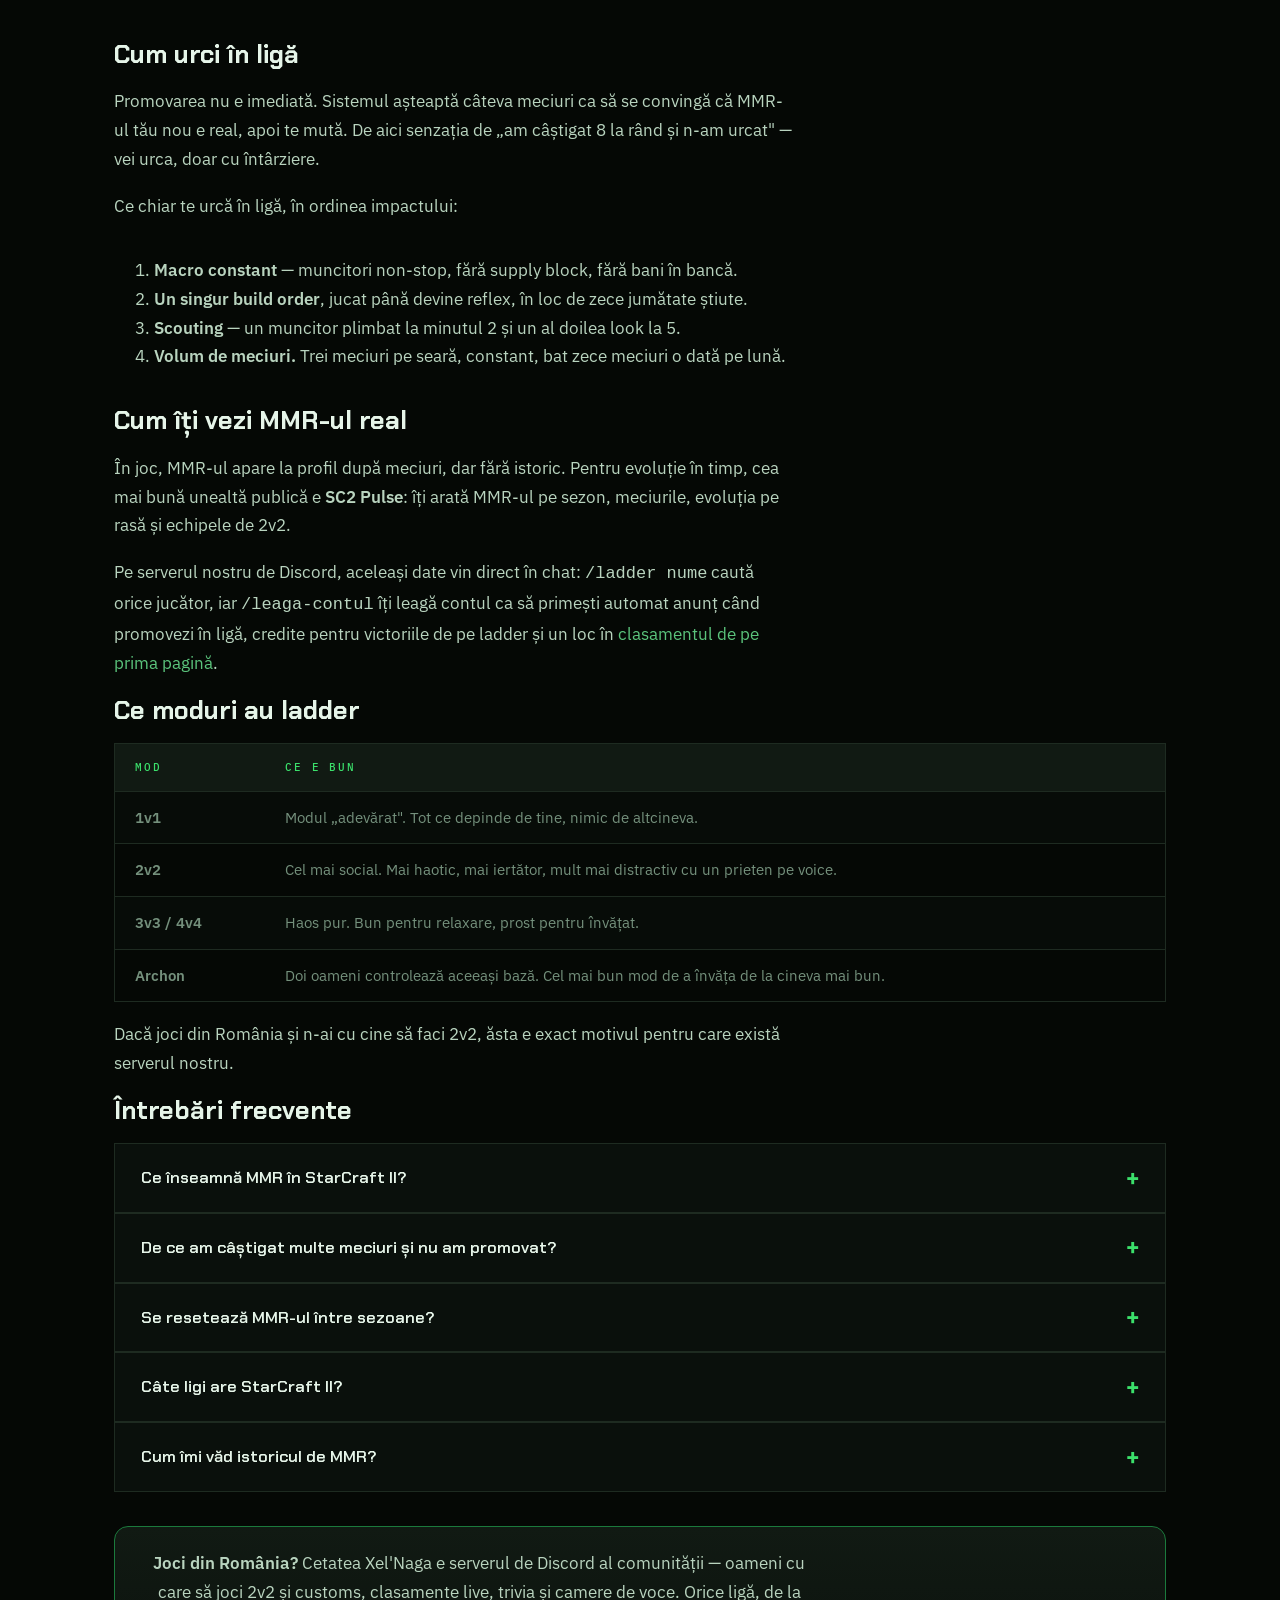
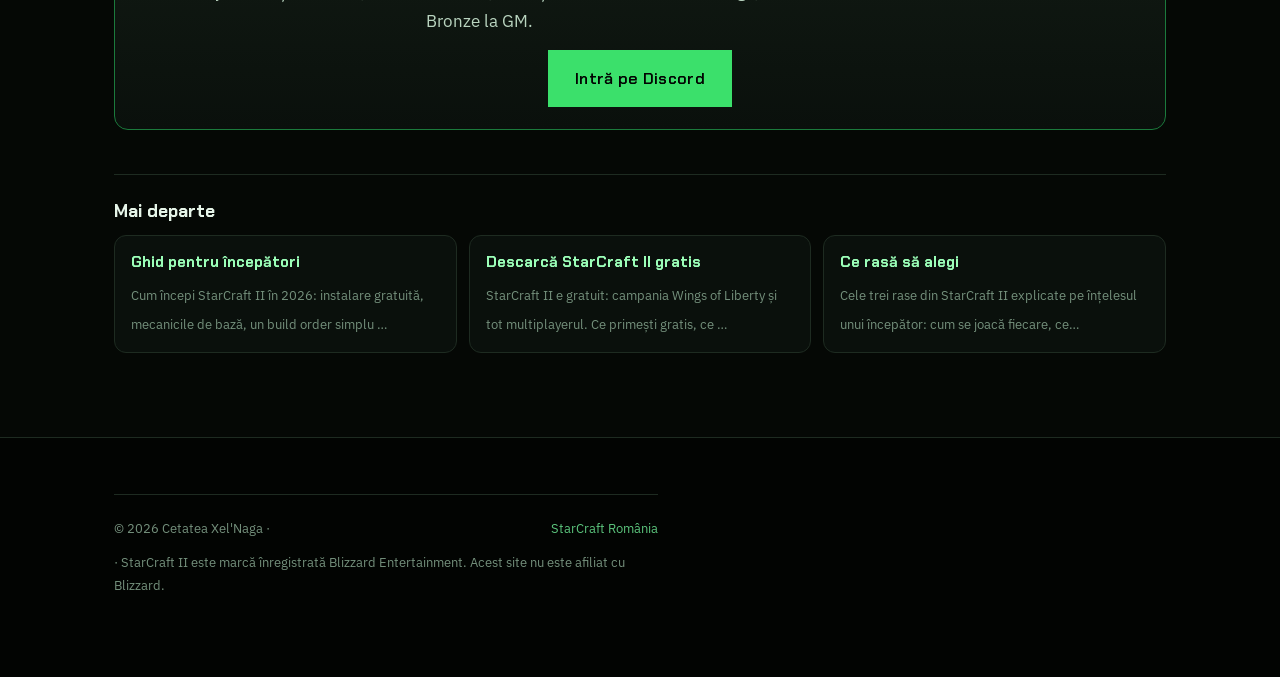
<file: ladder.html>
<!DOCTYPE html>
<html lang="ro">
<head>
<meta charset="utf-8">
<meta name="viewport" content="width=device-width, initial-scale=1">
<title>Ladder-ul StarCraft II: ligi, MMR și sezoane explicate</title>
<meta name="description" content="Cum funcționează ladder-ul din StarCraft II: cele șapte ligi, diferența dintre MMR și puncte, meciurile de plasare, sezoanele și cum îți vezi MMR-ul real.">
<link rel="canonical" href="https://starcraftromania.github.io/ladder.html">
<link rel="alternate" hreflang="ro" href="https://starcraftromania.github.io/ladder.html">
<link rel="alternate" hreflang="x-default" href="https://starcraftromania.github.io/ladder.html">
<meta name="robots" content="index, follow, max-image-preview:large, max-snippet:-1">
<meta property="og:type" content="article">
<meta property="og:locale" content="ro_RO">
<meta property="og:site_name" content="StarCraft România — Cetatea Xel'Naga">
<meta property="og:title" content="Ladder-ul StarCraft II: ligi, MMR și sezoane explicate">
<meta property="og:description" content="Cum funcționează ladder-ul din StarCraft II: cele șapte ligi, diferența dintre MMR și puncte, meciurile de plasare, sezoanele și cum îți vezi MMR-ul real.">
<meta property="og:url" content="https://starcraftromania.github.io/ladder.html">
<meta property="og:image" content="https://starcraftromania.github.io/og.png">
<meta name="twitter:card" content="summary_large_image">
<meta name="twitter:title" content="Ladder-ul StarCraft II: ligi, MMR și sezoane explicate">
<meta name="twitter:description" content="Cum funcționează ladder-ul din StarCraft II: cele șapte ligi, diferența dintre MMR și puncte, meciurile de plasare, sezoanele și cum îți vezi MMR-ul real.">
<meta name="twitter:image" content="https://starcraftromania.github.io/og.png">
<link rel="icon" href="/favicon.svg" type="image/svg+xml">
<link rel="preload" as="font" type="font/woff2" href="/fonts/ChakraPetch-latin-ext-9cc6078d.woff2" crossorigin>
<link rel="preload" as="font" type="font/woff2" href="/fonts/ChakraPetch-latin-d09f6c28.woff2" crossorigin>
<link rel="stylesheet" href="/fonts/fonts.css">
<style>
  :root {
    /* Brood War: consola verde fosforescent pe negru. Temă unică, asumată. */
    --void:      #050805;
    --void-deep: #020402;
    --hull:      #0A100C;
    --hull-2:    #111A13;
    --line:      #1E2B21;
    --green:     #3BE06B;
    --green-lit: #9BFFB8;
    --green-dim: #1B7A3C;
    --phosphor:  #5BC47C;
    --amber:     #D9A441;
    --text:      #B9D4BF;
    --muted:     #74907C;
    --white:     #E6F5E9;

    --display: "Chakra Petch", "Segoe UI", system-ui, sans-serif;
    --body: "IBM Plex Sans", "Segoe UI", system-ui, -apple-system, sans-serif;
    --mono: "IBM Plex Mono", ui-monospace, "SF Mono", Menlo, monospace;

    --measure: 68ch;
    --shell: 1100px;
  }

  * { box-sizing: border-box; }

  body {
    margin: 0;
    background: var(--void);
    color: var(--text);
    font-family: var(--body);
    font-size: 17px;
    line-height: 1.7;
    -webkit-font-smoothing: antialiased;
    overflow-x: hidden;
  }

  ::selection { background: var(--green); color: var(--void-deep); }

  a { color: var(--phosphor); text-decoration: none; }
  a:hover { color: var(--green-lit); text-decoration: underline; text-underline-offset: 3px; }
  a:focus-visible, button:focus-visible {
    outline: 2px solid var(--green);
    outline-offset: 3px;
    border-radius: 2px;
  }

  h1, h2, h3 {
    font-family: var(--display);
    color: var(--white);
    text-wrap: balance;
    margin: 0;
    line-height: 1.15;
  }

  p { margin: 0; max-width: var(--measure); }

  .shell {
    max-width: var(--shell);
    margin-inline: auto;
    padding-inline: 24px;
  }

  /* ---------- HERO ---------- */

  .hero {
    position: relative;
    min-height: 88vh;
    display: flex;
    align-items: center;
    overflow: hidden;
    border-bottom: 1px solid var(--line);
    background:
      radial-gradient(120% 90% at 50% 8%, rgba(59,224,107,0.13), transparent 55%),
      radial-gradient(80% 60% at 82% 92%, rgba(91,196,124,0.09), transparent 60%),
      linear-gradient(180deg, var(--void-deep), var(--void));
  }

  #starfield {
    position: absolute;
    inset: 0;
    width: 100%;
    height: 100%;
    display: block;
    pointer-events: none;
  }

  .hero .shell { position: relative; z-index: 1; padding-block: 96px 72px; }

  .eyebrow {
    font-family: var(--mono);
    font-size: 12px;
    letter-spacing: 0.22em;
    text-transform: uppercase;
    color: var(--green);
    display: flex;
    align-items: center;
    gap: 12px;
  }
  .eyebrow::after {
    content: "";
    flex: 1;
    height: 1px;
    background: linear-gradient(90deg, var(--green-dim), transparent);
    max-width: 220px;
  }

  h1 {
    font-size: clamp(2.6rem, 7vw, 4.6rem);
    font-weight: 700;
    letter-spacing: -0.02em;
    margin-block: 22px 20px;
  }
  h1 .lit {
    background: linear-gradient(100deg, var(--green-lit), var(--green) 55%, var(--green-dim));
    -webkit-background-clip: text;
    background-clip: text;
    color: transparent;
  }

  .lede {
    font-size: clamp(1.05rem, 2.2vw, 1.28rem);
    color: var(--text);
    max-width: 56ch;
  }

  .cta-row {
    display: flex;
    flex-wrap: wrap;
    gap: 14px;
    margin-top: 36px;
  }

  .btn {
    font-family: var(--display);
    font-weight: 600;
    font-size: 1rem;
    letter-spacing: 0.02em;
    padding: 14px 26px;
    border: 1px solid var(--green);
    background: var(--green);
    color: var(--void-deep);
    cursor: pointer;
    transition: transform 0.15s ease, box-shadow 0.15s ease, background 0.15s ease;
    display: inline-flex;
    align-items: center;
    gap: 10px;
  }
  .btn:hover {
    background: var(--green-lit);
    color: var(--void-deep);
    text-decoration: none;
    transform: translateY(-2px);
    box-shadow: 0 10px 30px rgba(59,224,107,0.25);
  }
  .btn.ghost {
    background: transparent;
    color: var(--green-lit);
    border-color: var(--line);
  }
  .btn.ghost:hover {
    background: rgba(59,224,107,0.08);
    border-color: var(--green);
    color: var(--green-lit);
  }

  .facts {
    display: grid;
    grid-template-columns: repeat(auto-fit, minmax(150px, 1fr));
    gap: 22px 0;
    margin-top: 56px;
    border-top: 1px solid var(--line);
    padding-top: 26px;
  }
  .fact {
    padding-left: 22px;
    border-left: 1px solid var(--line);
  }
  .fact b {
    display: block;
    font-family: var(--display);
    font-size: 1.7rem;
    font-weight: 700;
    color: var(--green-lit);
    line-height: 1.1;
    font-variant-numeric: tabular-nums;
  }
  .fact span {
    font-family: var(--mono);
    font-size: 11.5px;
    letter-spacing: 0.14em;
    text-transform: uppercase;
    color: var(--muted);
  }

  /* ---------- SECTIONS ---------- */

  section { padding-block: 84px; border-bottom: 1px solid var(--line); }
  section:last-of-type { border-bottom: none; }

  .sec-head { margin-bottom: 34px; }
  .sec-head h2 {
    font-size: clamp(1.7rem, 3.6vw, 2.4rem);
    font-weight: 600;
    letter-spacing: -0.015em;
    margin-top: 16px;
  }

  .prose { display: flex; flex-direction: column; gap: 18px; }
  .prose p { color: var(--text); }
  .prose strong { color: var(--white); font-weight: 600; }

  /* ---------- STEPS ---------- */

  .steps {
    display: grid;
    gap: 2px;
    background: var(--line);
    border: 1px solid var(--line);
  }
  .step {
    background: var(--hull);
    padding: 28px 30px;
    display: grid;
    grid-template-columns: auto 1fr;
    gap: 24px;
    align-items: start;
  }
  .step .num {
    font-family: var(--display);
    font-size: 2.2rem;
    font-weight: 700;
    color: var(--green-dim);
    line-height: 1;
    font-variant-numeric: tabular-nums;
  }
  .step h3 { font-size: 1.15rem; font-weight: 600; margin-bottom: 8px; }
  .step p { color: var(--muted); font-size: 0.95rem; }
  .step p strong { color: var(--text); }

  /* ---------- BOT GRID ---------- */

  .grid {
    display: grid;
    grid-template-columns: repeat(auto-fit, minmax(280px, 1fr));
    gap: 2px;
    background: var(--line);
    border: 1px solid var(--line);
  }
  .cell {
    background: var(--hull);
    padding: 26px 28px;
    display: flex;
    flex-direction: column;
    gap: 10px;
  }
  .cell h3 {
    font-size: 1.05rem;
    font-weight: 600;
    display: flex;
    align-items: baseline;
    gap: 10px;
  }
  .cell h3 em {
    font-family: var(--mono);
    font-style: normal;
    font-size: 11px;
    letter-spacing: 0.12em;
    text-transform: uppercase;
    color: var(--green);
  }
  .cell p { font-size: 0.94rem; color: var(--muted); }

  /* ---------- TABLE ---------- */

  .table-wrap { overflow-x: auto; border: 1px solid var(--line); }
  table {
    width: 100%;
    border-collapse: collapse;
    font-size: 0.94rem;
    min-width: 520px;
  }
  thead th {
    font-family: var(--mono);
    font-size: 11px;
    letter-spacing: 0.16em;
    text-transform: uppercase;
    color: var(--green);
    text-align: left;
    padding: 14px 20px;
    background: var(--hull-2);
    border-bottom: 1px solid var(--line);
    font-weight: 500;
  }
  tbody td {
    padding: 13px 20px;
    border-bottom: 1px solid var(--line);
    vertical-align: top;
    color: var(--muted);
  }
  tbody tr:last-child td { border-bottom: none; }
  tbody tr:nth-child(odd) { background: rgba(10,16,12,0.55); }
  tbody tr:hover { background: rgba(59,224,107,0.05); }
  td code {
    font-family: var(--mono);
    color: var(--green-lit);
    font-size: 0.92em;
    white-space: nowrap;
  }
  td.num { font-family: var(--mono); font-variant-numeric: tabular-nums; color: var(--text); white-space: nowrap; }
  .tag {
    font-family: var(--mono);
    font-size: 10px;
    letter-spacing: 0.1em;
    text-transform: uppercase;
    color: var(--phosphor);
    border: 1px solid rgba(91,196,124,0.35);
    padding: 2px 7px;
    white-space: nowrap;
  }

  /* ---------- RANK LADDER ---------- */

  .ladder {
    display: grid;
    grid-template-columns: repeat(auto-fit, minmax(112px, 1fr));
    gap: 1px;
    background: var(--line);
    border: 1px solid var(--line);
    margin-top: 8px;
  }
  .rung {
    background: var(--hull);
    padding: 18px 10px;
    text-align: center;
  }
  .rung b {
    display: block;
    font-family: var(--display);
    font-size: 0.95rem;
    font-weight: 600;
    color: var(--text);
  }
  .rung span {
    font-family: var(--mono);
    font-size: 10.5px;
    letter-spacing: 0.08em;
    color: var(--muted);
    font-variant-numeric: tabular-nums;
  }
  .rung:last-child { background: linear-gradient(180deg, rgba(59,224,107,0.16), var(--hull)); }
  .rung:last-child b { color: var(--green-lit); }

  .ladder-label {
    font-family: var(--mono);
    font-size: 11px;
    letter-spacing: 0.16em;
    text-transform: uppercase;
    color: var(--muted);
    margin-bottom: 10px;
    margin-top: 30px;
  }

  /* ---------- CROWN PANEL ---------- */

  .crown {
    border: 1px solid var(--green-dim);
    background:
      radial-gradient(80% 120% at 15% 0%, rgba(59,224,107,0.12), transparent 60%),
      var(--hull);
    padding: 34px 34px 36px;
    display: grid;
    gap: 20px;
  }
  .crown h3 { font-size: 1.3rem; font-weight: 600; }
  .crown p { color: var(--text); }
  .crown ul {
    margin: 0;
    padding-left: 20px;
    color: var(--muted);
    font-size: 0.95rem;
    display: grid;
    gap: 8px;
  }
  .crown li::marker { color: var(--green); }

  /* ---------- FAQ ---------- */

  .faq { display: grid; gap: 2px; background: var(--line); border: 1px solid var(--line); }
  details { background: var(--hull); }
  details[open] { background: var(--hull-2); }
  summary {
    cursor: pointer;
    padding: 20px 26px;
    font-family: var(--display);
    font-weight: 600;
    font-size: 1.02rem;
    color: var(--white);
    list-style: none;
    display: flex;
    justify-content: space-between;
    align-items: center;
    gap: 20px;
  }
  summary::-webkit-details-marker { display: none; }
  summary::after {
    content: "+";
    font-family: var(--mono);
    color: var(--green);
    font-size: 1.3rem;
    line-height: 1;
    flex-shrink: 0;
  }
  details[open] summary::after { content: "−"; }
  details > div {
    padding: 0 26px 22px;
    color: var(--muted);
    font-size: 0.96rem;
  }
  details > div p + p { margin-top: 12px; }


  /* ---------- LIVE: STAREA SERVERULUI ---------- */

  .live {
    border: 1px solid var(--line);
    background:
      radial-gradient(90% 140% at 0% 0%, rgba(59,224,107,0.07), transparent 62%),
      var(--hull);
  }
  .live-top {
    display: flex;
    flex-wrap: wrap;
    align-items: center;
    justify-content: space-between;
    gap: 18px;
    padding: 22px 26px;
    border-bottom: 1px solid var(--line);
    background: var(--hull-2);
  }
  .live-count { display: flex; align-items: baseline; gap: 12px; }
  .live-count b {
    font-family: var(--display);
    font-size: 2.6rem;
    font-weight: 700;
    line-height: 1;
    color: var(--green-lit);
    font-variant-numeric: tabular-nums;
  }
  .live-lbl {
    font-family: var(--mono);
    font-size: 11.5px;
    letter-spacing: 0.16em;
    text-transform: uppercase;
    color: var(--muted);
  }
  .dot {
    width: 9px; height: 9px;
    border-radius: 50%;
    background: var(--green);
    box-shadow: 0 0 0 0 rgba(59,224,107,0.6);
    align-self: center;
    flex-shrink: 0;
    animation: pulse 2.4s ease-out infinite;
  }
  @keyframes pulse {
    0%   { box-shadow: 0 0 0 0 rgba(59,224,107,0.55); }
    70%  { box-shadow: 0 0 0 10px rgba(59,224,107,0); }
    100% { box-shadow: 0 0 0 0 rgba(59,224,107,0); }
  }
  .btn.small { padding: 10px 20px; font-size: 0.92rem; }

  .live-body { padding: 24px 26px; display: grid; gap: 26px; }
  .live-msg { color: var(--muted); font-size: 0.95rem; }

  .live-h {
    font-family: var(--mono);
    font-size: 11px;
    letter-spacing: 0.18em;
    text-transform: uppercase;
    color: var(--green);
    margin-bottom: 14px;
  }

  .roster { display: flex; flex-wrap: wrap; gap: 10px; }
  .who {
    display: flex;
    align-items: center;
    gap: 10px;
    padding: 8px 14px 8px 8px;
    border: 1px solid var(--line);
    background: var(--void);
    min-width: 0;
  }
  .who img, .who .ini {
    width: 28px; height: 28px;
    border-radius: 50%;
    flex-shrink: 0;
    display: grid;
    place-items: center;
    background: var(--hull-2);
    color: var(--green);
    font-family: var(--mono);
    font-size: 12px;
  }
  .who { max-width: 100%; }
  .who span {
    font-size: 0.9rem;
    color: var(--text);
    white-space: nowrap;
    overflow: hidden;
    text-overflow: ellipsis;
    min-width: 0;
  }
  .who i {
    font-style: normal;
    font-family: var(--mono);
    font-size: 10.5px;
    color: var(--muted);
    white-space: nowrap;
    overflow: hidden;
    text-overflow: ellipsis;
    max-width: 18ch;
    min-width: 0;
  }
  .who::before {
    content: "";
    width: 7px; height: 7px;
    border-radius: 50%;
    background: var(--green);
    flex-shrink: 0;
  }
  .who[data-s="idle"]::before { background: var(--amber); }
  .who[data-s="dnd"]::before  { background: #C8503C; }

  .rooms { display: grid; gap: 1px; background: var(--line); border: 1px solid var(--line); }
  .room {
    background: var(--void);
    padding: 12px 16px;
    display: flex;
    align-items: center;
    justify-content: space-between;
    gap: 16px;
    font-size: 0.92rem;
  }
  .room b { font-weight: 500; color: var(--text); }
  .room[data-busy="1"] { background: var(--hull-2); }
  .room[data-busy="1"] b { color: var(--green-lit); }
  .room em {
    font-style: normal;
    font-family: var(--mono);
    font-size: 11px;
    letter-spacing: 0.1em;
    text-transform: uppercase;
    color: var(--muted);
    text-align: right;
  }
  .room[data-busy="1"] em { color: var(--green); }

  .live-foot {
    padding: 14px 26px 18px;
    border-top: 1px solid var(--line);
    font-family: var(--mono);
    font-size: 10.5px;
    letter-spacing: 0.12em;
    text-transform: uppercase;
    color: var(--muted);
    max-width: none;
  }

  .live[data-state="off"] .dot { animation: none; background: var(--muted); }
  .live[data-state="off"] .live-count b { color: var(--muted); }

  /* ---------- FOOTER ---------- */

  footer {
    background: var(--void-deep);
    border-top: 1px solid var(--line);
    padding-block: 56px 44px;
    color: var(--muted);
    font-size: 0.9rem;
  }
  .foot-grid {
    display: grid;
    grid-template-columns: repeat(auto-fit, minmax(200px, 1fr));
    gap: 32px;
    margin-bottom: 40px;
  }
  .foot-grid h4 {
    font-family: var(--mono);
    font-size: 11px;
    letter-spacing: 0.16em;
    text-transform: uppercase;
    color: var(--green);
    margin: 0 0 14px;
    font-weight: 500;
  }
  .foot-grid ul { list-style: none; margin: 0; padding: 0; display: grid; gap: 9px; }
  .foot-note {
    border-top: 1px solid var(--line);
    padding-top: 22px;
    font-size: 0.84rem;
    display: flex;
    flex-wrap: wrap;
    gap: 12px 28px;
    justify-content: space-between;
  }

  @media (max-width: 640px) {
    body { font-size: 16px; }
    section { padding-block: 60px; }
    .hero .shell { padding-block: 72px 56px; }
    .facts { grid-template-columns: repeat(2, 1fr); gap: 20px 0; }
    .fact { padding-left: 16px; }
    .fact b { font-size: 1.45rem; }
    .step { grid-template-columns: 1fr; gap: 12px; padding: 24px; }
    .step .num { font-size: 1.5rem; }
    .crown { padding: 26px 22px 28px; }
  }

  @media (prefers-reduced-motion: reduce) {
    * { animation: none !important; transition: none !important; }
  }

/* ── pagini de continut ─────────────────────────────────────────── */
.bara{position:sticky;top:0;z-index:50;background:rgba(5,8,5,.92);backdrop-filter:blur(8px);border-bottom:1px solid var(--line)}
.bara .shell{display:flex;align-items:center;gap:16px;padding:12px 24px;flex-wrap:wrap}
.marca{font-family:var(--display);font-weight:700;letter-spacing:.08em;text-transform:uppercase;font-size:.82rem;color:var(--green-lit);text-decoration:none;white-space:nowrap}
.marca:hover{color:var(--white)}
.bara nav{display:flex;gap:14px;flex-wrap:wrap;margin-left:auto;align-items:center}
.bara nav a{font-size:.78rem;color:var(--muted);text-decoration:none;white-space:nowrap}
.bara nav a:hover{color:var(--green-lit)}
.bara nav a.btn{color:var(--void)}
.firimituri{font-family:var(--mono);font-size:.72rem;color:var(--muted);padding:22px 0 0}
.firimituri a{color:var(--phosphor);text-decoration:none}
.firimituri a:hover{text-decoration:underline}
.cap{padding:14px 0 8px}
.cap h1{font-size:clamp(1.8rem,4.2vw,2.7rem);line-height:1.08;margin:.15em 0 .35em}
.cuprins{background:var(--hull);border:1px solid var(--line);border-radius:12px;padding:14px 18px;margin:26px 0}
.cuprins b{font-family:var(--display);text-transform:uppercase;letter-spacing:.08em;font-size:.72rem;color:var(--muted);display:block;margin-bottom:8px}
.cuprins ol{margin:0;padding-left:1.25em;columns:2;column-gap:28px}
@media(max-width:640px){.cuprins ol{columns:1}}
.cuprins li{margin:.25em 0}
.cuprins a{color:var(--phosphor);text-decoration:none;font-size:.9rem}
.cuprins a:hover{text-decoration:underline}
.mai-departe{border-top:1px solid var(--line);margin-top:44px;padding-top:26px}
.mai-departe h2{font-size:1.1rem;margin-bottom:14px}
.legaturi{display:grid;grid-template-columns:repeat(auto-fit,minmax(240px,1fr));gap:12px}
.legatura{display:block;background:var(--hull);border:1px solid var(--line);border-radius:12px;padding:14px 16px;text-decoration:none;transition:.15s}
.legatura:hover{border-color:var(--green-dim);background:var(--hull-2)}
.legatura b{display:block;color:var(--green-lit);font-family:var(--display);font-size:.95rem;margin-bottom:4px}
.legatura span{color:var(--muted);font-size:.82rem;line-height:1.45}
.chemare{background:linear-gradient(180deg,var(--hull-2),var(--hull));border:1px solid var(--green-dim);border-radius:14px;padding:22px 24px;margin:34px 0 0;text-align:center}
.chemare p{margin:0 0 14px;color:var(--text)}
</style>
<script type="application/ld+json">{"@context":"https://schema.org","@graph":[{"@type":"Article","headline":"Cum funcționează ladder-ul","description":"Cum funcționează ladder-ul din StarCraft II: cele șapte ligi, diferența dintre MMR și puncte, meciurile de plasare, sezoanele și cum îți vezi MMR-ul real.","inLanguage":"ro-RO","datePublished":"2026-08-23","dateModified":"2026-08-23","author":{"@type":"Organization","name":"Cetatea Xel'Naga"},"publisher":{"@type":"Organization","name":"StarCraft România — Cetatea Xel'Naga","url":"https://starcraftromania.github.io/"},"mainEntityOfPage":"https://starcraftromania.github.io/ladder.html","about":{"@type":"VideoGame","name":"StarCraft II","publisher":{"@type":"Organization","name":"Blizzard Entertainment"}}},{"@type":"BreadcrumbList","itemListElement":[{"@type":"ListItem","position":1,"name":"StarCraft România","item":"https://starcraftromania.github.io/"},{"@type":"ListItem","position":2,"name":"Ladder, ligi și MMR","item":"https://starcraftromania.github.io/ladder.html"}]},{"@type":"FAQPage","mainEntity":[{"@type":"Question","name":"Ce înseamnă MMR în StarCraft II?","acceptedAnswer":{"@type":"Answer","text":"Match Making Rating — numărul ascuns care decide cu cine ești împerecheat. E indicatorul real al nivelului tău, spre deosebire de punctele de ligă, care sunt doar o reprezentare întârziată a lui."}},{"@type":"Question","name":"De ce am câștigat multe meciuri și nu am promovat?","acceptedAnswer":{"@type":"Answer","text":"Promovarea are întârziere intenționată: sistemul așteaptă confirmarea că MMR-ul tău nou e stabil. Dacă seria de victorii e reală, promovarea vine în câteva meciuri."}},{"@type":"Question","name":"Se resetează MMR-ul între sezoane?","acceptedAnswer":{"@type":"Answer","text":"Nu complet. E tras ușor spre mijloc, dar rămâi aproximativ la nivelul tău. Meciurile de plasare de la începutul sezonului sunt, în practică, o formalitate."}},{"@type":"Question","name":"Câte ligi are StarCraft II?","acceptedAnswer":{"@type":"Answer","text":"Șapte: Bronze, Silver, Gold, Platinum, Diamond, Master și Grandmaster. Primele șase au câte trei niveluri, unde tier 1 e cel mai bun."}},{"@type":"Question","name":"Cum îmi văd istoricul de MMR?","acceptedAnswer":{"@type":"Answer","text":"Cu SC2 Pulse, care e public și gratuit, sau direct pe Discord cu comanda /ladder a botului comunității."}}]}]}</script>
</head>
<body>
<header class="bara"><div class="shell">
      <a class="marca" href="/">⌁ StarCraft România</a>
      <nav>
        <a href="/incepatori.html">Ghid pentru începători</a>
        <a href="/descarca-starcraft-2.html">Descarcă StarCraft II gratis</a>
        <a href="/rase.html">Ce rasă să alegi</a>
        <a href="/patch-5-0-16.html">Patch 5.0.16 explicat</a>
        <a href="/jucatori-romani.html">Jucătorii români</a>
        <a class="btn" href="https://discord.gg/ZuGDmpeRm3" rel="noopener">Intră pe Discord</a>
      </nav>
    </div></header>
<main>
  <div class="shell">
    <p class="firimituri"><a href="/">StarCraft România</a> › Ladder, ligi și MMR</p>
    <div class="cap">
      <p class="eyebrow">Ghid</p>
      <h1>Cum funcționează ladder-ul</h1>
      <p class="lede">Ladder-ul StarCraft II are două sisteme care merg în paralel: unul pe care îl vezi (liga și punctele) și unul care decide de fapt totul (MMR-ul, care e ascuns). Confuzia dintre ele e sursa a jumătate din frustrările de pe forumuri.</p>
    </div>
    <div class="cuprins"><b>Ce găsești mai jos</b><ol><li><a href="#ligi">Cele șapte ligi</a></li><li><a href="#mmr">MMR vs. puncte de ligă</a></li><li><a href="#plasare">Meciurile de plasare</a></li><li><a href="#sezoane">Sezoane</a></li><li><a href="#promovare">Cum urci în ligă</a></li><li><a href="#mmr-real">Cum îți vezi MMR-ul real</a></li><li><a href="#cozi">Ce moduri au ladder</a></li><li><a href="#intrebari">Întrebări frecvente</a></li></ol></div>
    <div class="prose">

<h2 id="ligi">Cele șapte ligi</h2>
<p>De jos în sus: <b>Bronze, Silver, Gold, Platinum, Diamond, Master, Grandmaster</b>. Primele șase au câte trei niveluri interioare (tier 1, 2, 3), unde <b>tier 1 e cel mai bun</b>. Grandmaster e altfel: e o listă fixă cu primii 200 de jucători dintr-o regiune, recalculată permanent.</p>
<p>Împărțirea nu e pe praguri fixe de MMR, ci pe procente din populația activă. Asta înseamnă că „Platinum" nu e o valoare absolută — e o poziție relativă față de ceilalți jucători din regiune.</p>

<h2 id="mmr">MMR vs. puncte de ligă</h2>
<div class="grid">
  <div class="cell"><b>MMR (Match Making Rating)</b><p>Numărul real. Nu se vede în joc. Crește când câștigi contra unora mai buni, scade când pierzi contra unora mai slabi. El decide cu cine ești împerecheat.</p></div>
  <div class="cell"><b>Punctele de ligă</b><p>Cifra afișată. E derivată din MMR, dar cu întârziere și cu ajustări. Poți câștiga un meci și să primești puține puncte — înseamnă că MMR-ul tău e deja peste liga în care ești.</p></div>
</div>
<p>Regula practică: <b>ignoră punctele</b>. Dacă vrei să știi dacă progresezi, urmărește MMR-ul.</p>

<h2 id="plasare">Meciurile de plasare</h2>
<p>La primul sezon joci <b>5 meciuri de plasare</b> pe fiecare rasă și pe fiecare mod (1v1, 2v2 etc.). Jocul îți dă un MMR de start bazat pe cum te-ai descurcat, apoi te ajustează rapid în primele 20-30 de meciuri.</p>
<p>De asta primele meciuri par haotice: sistemul încă te caută. După vreo 25 de meciuri, aproape toate partidele tale vor fi echilibrate — asta e și dovada că sistemul funcționează, chiar dacă nu se simte plăcut.</p>

<h2 id="sezoane">Sezoane</h2>
<p>Ladder-ul e împărțit în sezoane de câteva luni. La final:</p>
<ul>
  <li>Primești o insignă și recompense cosmetice după cea mai bună ligă atinsă.</li>
  <li>MMR-ul <b>nu</b> se resetează complet — se apropie ușor de mijloc, dar rămâi aproximativ unde erai.</li>
  <li>Trebuie să joci din nou meciuri de plasare, dar sunt formalitate: te pune aproape unde erai.</li>
</ul>

<h2 id="promovare">Cum urci în ligă</h2>
<p>Promovarea nu e imediată. Sistemul așteaptă câteva meciuri ca să se convingă că MMR-ul tău nou e real, apoi te mută. De aici senzația de „am câștigat 8 la rând și n-am urcat" — vei urca, doar cu întârziere.</p>
<p>Ce chiar te urcă în ligă, în ordinea impactului:</p>
<ol>
  <li><b>Macro constant</b> — muncitori non-stop, fără supply block, fără bani în bancă.</li>
  <li><b>Un singur build order</b>, jucat până devine reflex, în loc de zece jumătate știute.</li>
  <li><b>Scouting</b> — un muncitor plimbat la minutul 2 și un al doilea look la 5.</li>
  <li><b>Volum de meciuri.</b> Trei meciuri pe seară, constant, bat zece meciuri o dată pe lună.</li>
</ol>

<h2 id="mmr-real">Cum îți vezi MMR-ul real</h2>
<p>În joc, MMR-ul apare la profil după meciuri, dar fără istoric. Pentru evoluție în timp, cea mai bună unealtă publică e <b>SC2 Pulse</b>: îți arată MMR-ul pe sezon, meciurile, evoluția pe rasă și echipele de 2v2.</p>
<p>Pe serverul nostru de Discord, aceleași date vin direct în chat: <code>/ladder nume</code> caută orice jucător, iar <code>/leaga-contul</code> îți leagă contul ca să primești automat anunț când promovezi în ligă, credite pentru victoriile de pe ladder și un loc în <a href="/">clasamentul de pe prima pagină</a>.</p>

<h2 id="cozi">Ce moduri au ladder</h2>
<div class="table-wrap">
<table>
  <thead><tr><th>Mod</th><th>Ce e bun</th></tr></thead>
  <tbody>
    <tr><td><b>1v1</b></td><td>Modul „adevărat". Tot ce depinde de tine, nimic de altcineva.</td></tr>
    <tr><td><b>2v2</b></td><td>Cel mai social. Mai haotic, mai iertător, mult mai distractiv cu un prieten pe voice.</td></tr>
    <tr><td><b>3v3 / 4v4</b></td><td>Haos pur. Bun pentru relaxare, prost pentru învățat.</td></tr>
    <tr><td><b>Archon</b></td><td>Doi oameni controlează aceeași bază. Cel mai bun mod de a învăța de la cineva mai bun.</td></tr>
  </tbody>
</table>
</div>
<p>Dacă joci din România și n-ai cu cine să faci 2v2, ăsta e exact motivul pentru care există serverul nostru.</p>

<h2 id="intrebari">Întrebări frecvente</h2>
<div class="faq">
  <details><summary>Ce înseamnă MMR în StarCraft II?</summary><p>Match Making Rating — numărul ascuns care decide cu cine ești împerecheat. E indicatorul real al nivelului tău, spre deosebire de punctele de ligă, care sunt doar o reprezentare întârziată a lui.</p></details>
  <details><summary>De ce am câștigat multe meciuri și nu am promovat?</summary><p>Promovarea are întârziere intenționată: sistemul așteaptă confirmarea că MMR-ul tău nou e stabil. Dacă seria de victorii e reală, promovarea vine în câteva meciuri.</p></details>
  <details><summary>Se resetează MMR-ul între sezoane?</summary><p>Nu complet. E tras ușor spre mijloc, dar rămâi aproximativ la nivelul tău. Meciurile de plasare de la începutul sezonului sunt, în practică, o formalitate.</p></details>
  <details><summary>Câte ligi are StarCraft II?</summary><p>Șapte: Bronze, Silver, Gold, Platinum, Diamond, Master și Grandmaster. Primele șase au câte trei niveluri, unde tier 1 e cel mai bun.</p></details>
  <details><summary>Cum îmi văd istoricul de MMR?</summary><p>Cu SC2 Pulse, care e public și gratuit, sau direct pe Discord cu comanda <code>/ladder</code> a botului comunității.</p></details>
</div>
    </div>
    <div class="chemare">
      <p><b>Joci din România?</b> Cetatea Xel'Naga e serverul de Discord al comunității — oameni cu care să joci 2v2 și customs, clasamente live, trivia și camere de voce. Orice ligă, de la Bronze la GM.</p>
      <a class="btn" href="https://discord.gg/ZuGDmpeRm3" rel="noopener">Intră pe Discord</a>
    </div>
    <section class="mai-departe"><h2>Mai departe</h2><div class="legaturi">
      <a class="legatura" href="/incepatori.html"><b>Ghid pentru începători</b><span>Cum începi StarCraft II în 2026: instalare gratuită, mecanicile de bază, un build order simplu …</span></a>
      <a class="legatura" href="/descarca-starcraft-2.html"><b>Descarcă StarCraft II gratis</b><span>StarCraft II e gratuit: campania Wings of Liberty și tot multiplayerul. Ce primești gratis, ce …</span></a>
      <a class="legatura" href="/rase.html"><b>Ce rasă să alegi</b><span>Cele trei rase din StarCraft II explicate pe înțelesul unui începător: cum se joacă fiecare, ce…</span></a>
    </div></section>
  </div>
</main>
<footer>
  <div class="shell foot-grid">
    <p class="foot-note">© 2026 Cetatea Xel'Naga · <a href="/">StarCraft România</a> · StarCraft II este marcă înregistrată Blizzard Entertainment. Acest site nu este afiliat cu Blizzard.</p>
  </div>
</footer>
</body>
</html>
</file>
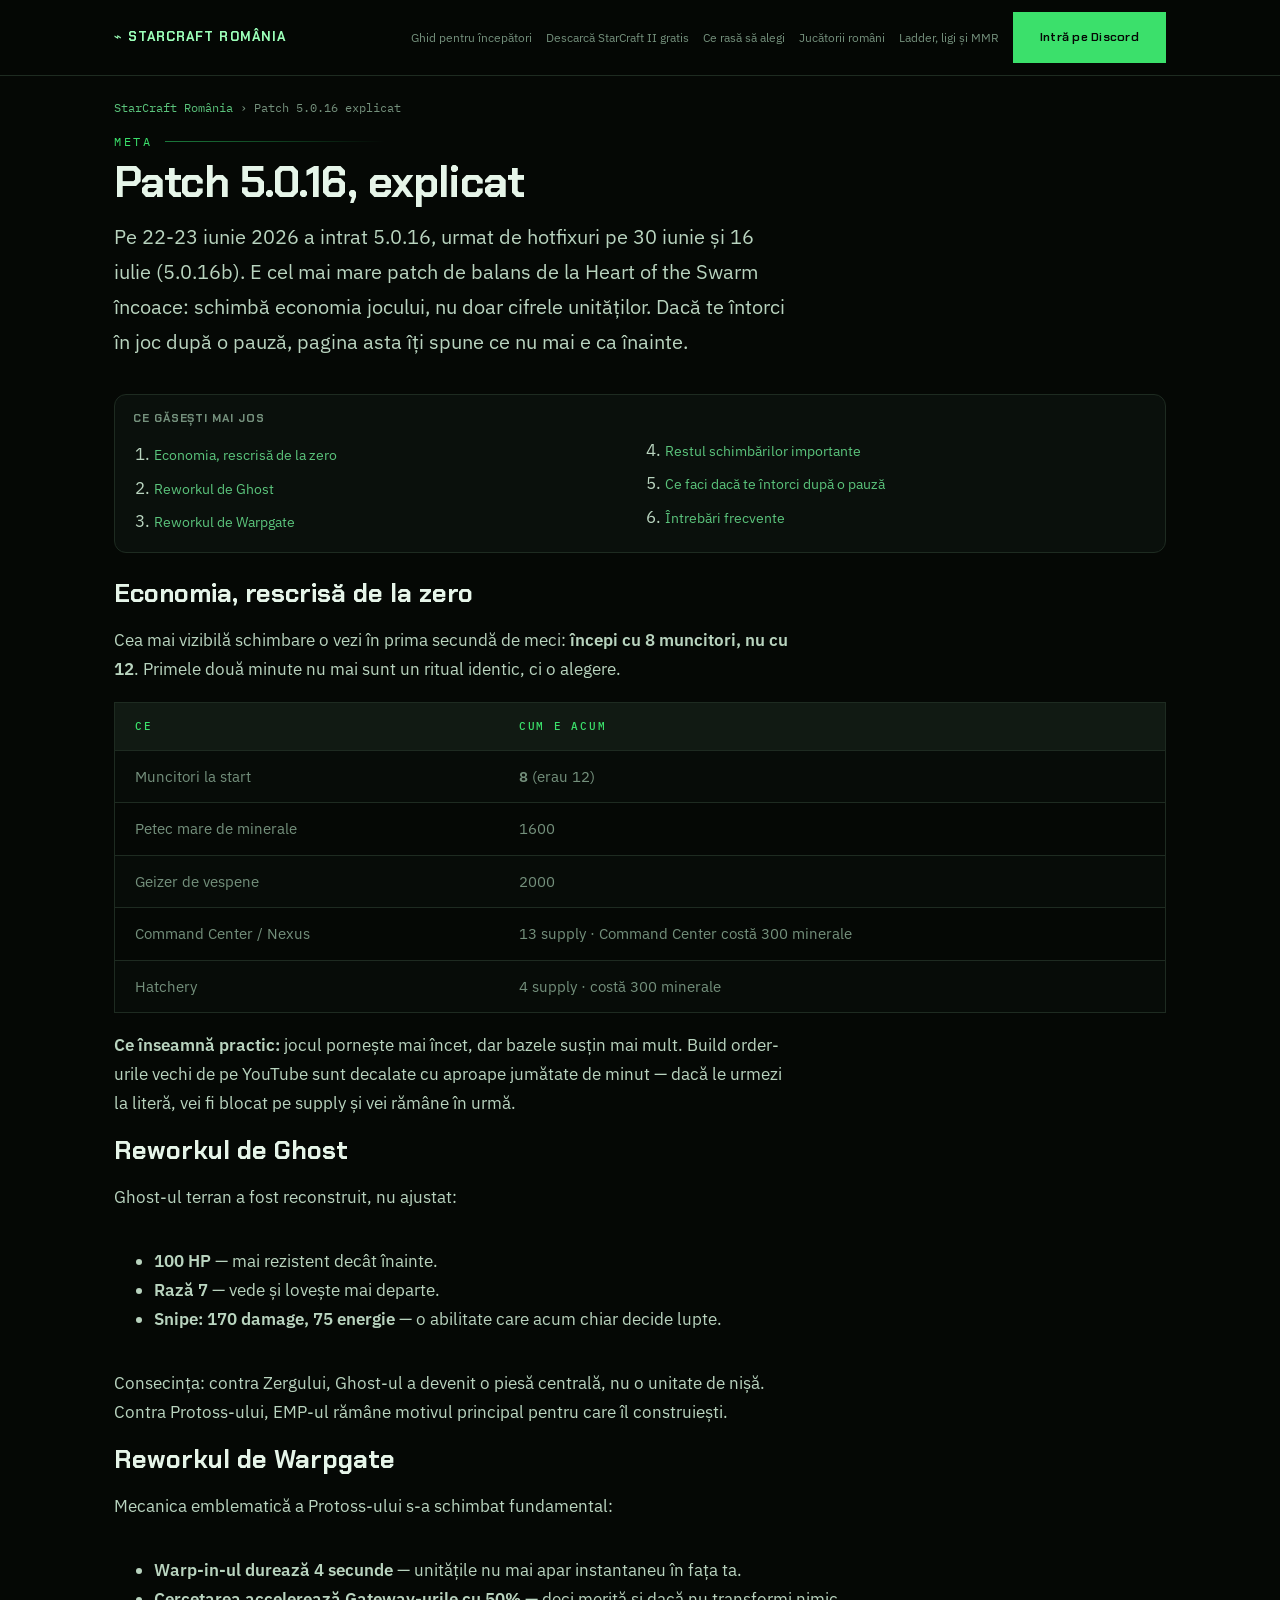
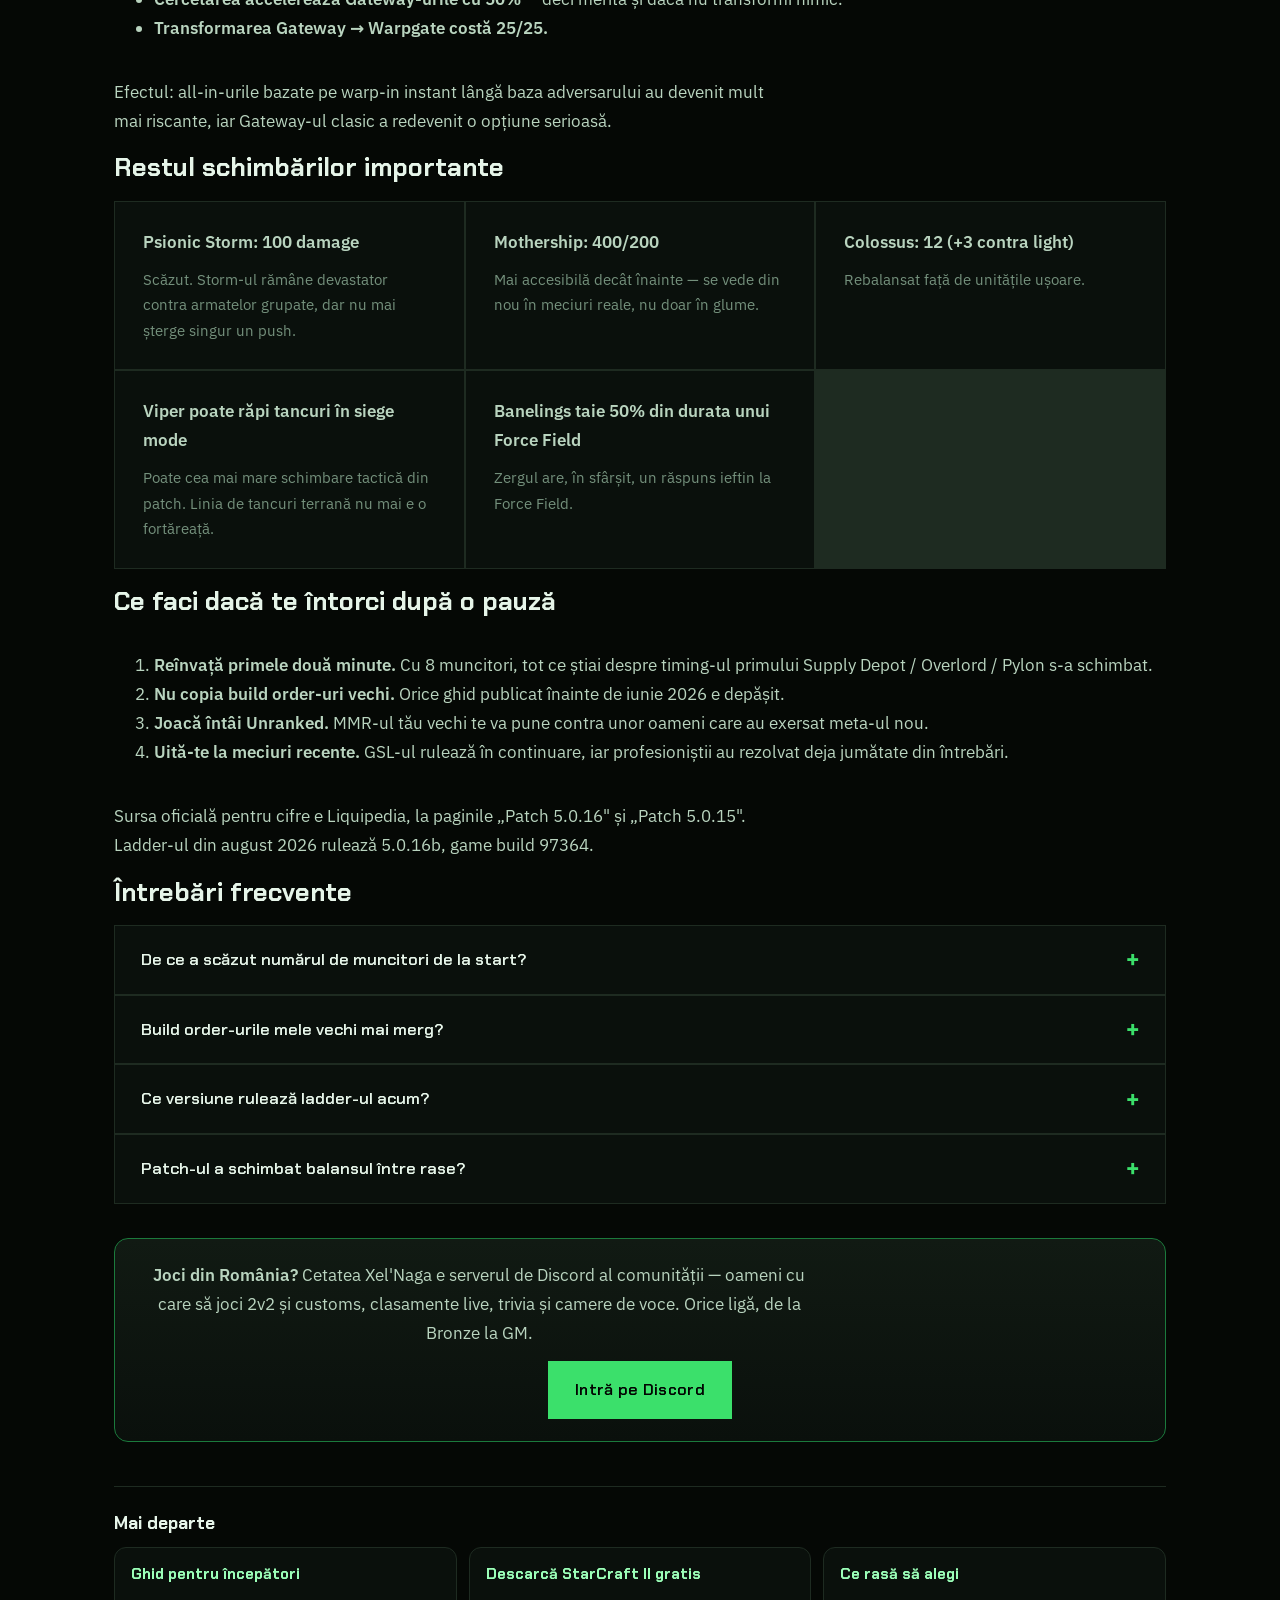
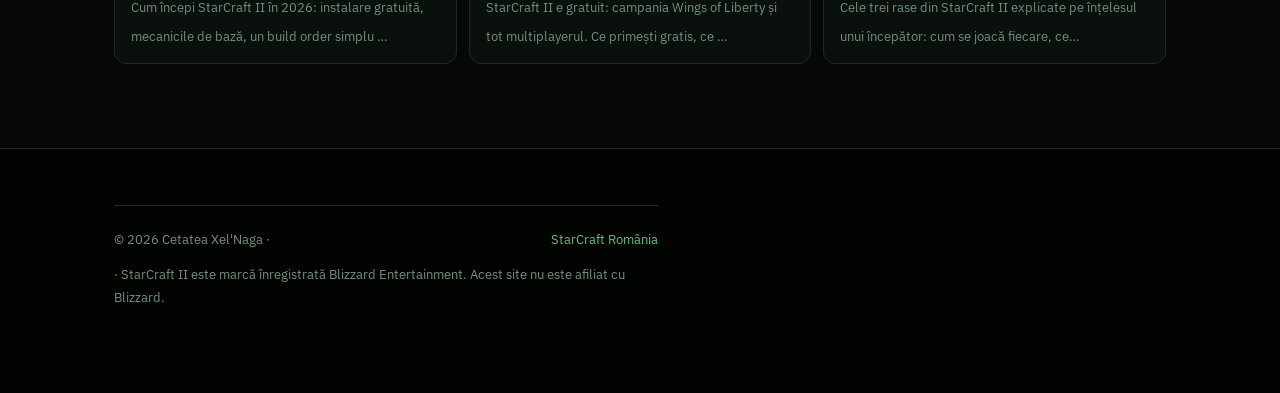
<file: patch-5-0-16.html>
<!DOCTYPE html>
<html lang="ro">
<head>
<meta charset="utf-8">
<meta name="viewport" content="width=device-width, initial-scale=1">
<title>Patch 5.0.16 la StarCraft II, explicat pe înțelesul tuturor</title>
<meta name="description" content="Cel mai mare patch de balans din ultimii 11 ani: start cu 8 muncitori, economie rescrisă, Ghost și Warpgate reproiectate. Ce s-a schimbat, pe scurt.">
<link rel="canonical" href="https://starcraftromania.github.io/patch-5-0-16.html">
<link rel="alternate" hreflang="ro" href="https://starcraftromania.github.io/patch-5-0-16.html">
<link rel="alternate" hreflang="x-default" href="https://starcraftromania.github.io/patch-5-0-16.html">
<meta name="robots" content="index, follow, max-image-preview:large, max-snippet:-1">
<meta property="og:type" content="article">
<meta property="og:locale" content="ro_RO">
<meta property="og:site_name" content="StarCraft România — Cetatea Xel'Naga">
<meta property="og:title" content="Patch 5.0.16 la StarCraft II, explicat pe înțelesul tuturor">
<meta property="og:description" content="Cel mai mare patch de balans din ultimii 11 ani: start cu 8 muncitori, economie rescrisă, Ghost și Warpgate reproiectate. Ce s-a schimbat, pe scurt.">
<meta property="og:url" content="https://starcraftromania.github.io/patch-5-0-16.html">
<meta property="og:image" content="https://starcraftromania.github.io/og.png">
<meta name="twitter:card" content="summary_large_image">
<meta name="twitter:title" content="Patch 5.0.16 la StarCraft II, explicat pe înțelesul tuturor">
<meta name="twitter:description" content="Cel mai mare patch de balans din ultimii 11 ani: start cu 8 muncitori, economie rescrisă, Ghost și Warpgate reproiectate. Ce s-a schimbat, pe scurt.">
<meta name="twitter:image" content="https://starcraftromania.github.io/og.png">
<link rel="icon" href="/favicon.svg" type="image/svg+xml">
<link rel="preload" as="font" type="font/woff2" href="/fonts/ChakraPetch-latin-ext-9cc6078d.woff2" crossorigin>
<link rel="preload" as="font" type="font/woff2" href="/fonts/ChakraPetch-latin-d09f6c28.woff2" crossorigin>
<link rel="stylesheet" href="/fonts/fonts.css">
<style>
  :root {
    /* Brood War: consola verde fosforescent pe negru. Temă unică, asumată. */
    --void:      #050805;
    --void-deep: #020402;
    --hull:      #0A100C;
    --hull-2:    #111A13;
    --line:      #1E2B21;
    --green:     #3BE06B;
    --green-lit: #9BFFB8;
    --green-dim: #1B7A3C;
    --phosphor:  #5BC47C;
    --amber:     #D9A441;
    --text:      #B9D4BF;
    --muted:     #74907C;
    --white:     #E6F5E9;

    --display: "Chakra Petch", "Segoe UI", system-ui, sans-serif;
    --body: "IBM Plex Sans", "Segoe UI", system-ui, -apple-system, sans-serif;
    --mono: "IBM Plex Mono", ui-monospace, "SF Mono", Menlo, monospace;

    --measure: 68ch;
    --shell: 1100px;
  }

  * { box-sizing: border-box; }

  body {
    margin: 0;
    background: var(--void);
    color: var(--text);
    font-family: var(--body);
    font-size: 17px;
    line-height: 1.7;
    -webkit-font-smoothing: antialiased;
    overflow-x: hidden;
  }

  ::selection { background: var(--green); color: var(--void-deep); }

  a { color: var(--phosphor); text-decoration: none; }
  a:hover { color: var(--green-lit); text-decoration: underline; text-underline-offset: 3px; }
  a:focus-visible, button:focus-visible {
    outline: 2px solid var(--green);
    outline-offset: 3px;
    border-radius: 2px;
  }

  h1, h2, h3 {
    font-family: var(--display);
    color: var(--white);
    text-wrap: balance;
    margin: 0;
    line-height: 1.15;
  }

  p { margin: 0; max-width: var(--measure); }

  .shell {
    max-width: var(--shell);
    margin-inline: auto;
    padding-inline: 24px;
  }

  /* ---------- HERO ---------- */

  .hero {
    position: relative;
    min-height: 88vh;
    display: flex;
    align-items: center;
    overflow: hidden;
    border-bottom: 1px solid var(--line);
    background:
      radial-gradient(120% 90% at 50% 8%, rgba(59,224,107,0.13), transparent 55%),
      radial-gradient(80% 60% at 82% 92%, rgba(91,196,124,0.09), transparent 60%),
      linear-gradient(180deg, var(--void-deep), var(--void));
  }

  #starfield {
    position: absolute;
    inset: 0;
    width: 100%;
    height: 100%;
    display: block;
    pointer-events: none;
  }

  .hero .shell { position: relative; z-index: 1; padding-block: 96px 72px; }

  .eyebrow {
    font-family: var(--mono);
    font-size: 12px;
    letter-spacing: 0.22em;
    text-transform: uppercase;
    color: var(--green);
    display: flex;
    align-items: center;
    gap: 12px;
  }
  .eyebrow::after {
    content: "";
    flex: 1;
    height: 1px;
    background: linear-gradient(90deg, var(--green-dim), transparent);
    max-width: 220px;
  }

  h1 {
    font-size: clamp(2.6rem, 7vw, 4.6rem);
    font-weight: 700;
    letter-spacing: -0.02em;
    margin-block: 22px 20px;
  }
  h1 .lit {
    background: linear-gradient(100deg, var(--green-lit), var(--green) 55%, var(--green-dim));
    -webkit-background-clip: text;
    background-clip: text;
    color: transparent;
  }

  .lede {
    font-size: clamp(1.05rem, 2.2vw, 1.28rem);
    color: var(--text);
    max-width: 56ch;
  }

  .cta-row {
    display: flex;
    flex-wrap: wrap;
    gap: 14px;
    margin-top: 36px;
  }

  .btn {
    font-family: var(--display);
    font-weight: 600;
    font-size: 1rem;
    letter-spacing: 0.02em;
    padding: 14px 26px;
    border: 1px solid var(--green);
    background: var(--green);
    color: var(--void-deep);
    cursor: pointer;
    transition: transform 0.15s ease, box-shadow 0.15s ease, background 0.15s ease;
    display: inline-flex;
    align-items: center;
    gap: 10px;
  }
  .btn:hover {
    background: var(--green-lit);
    color: var(--void-deep);
    text-decoration: none;
    transform: translateY(-2px);
    box-shadow: 0 10px 30px rgba(59,224,107,0.25);
  }
  .btn.ghost {
    background: transparent;
    color: var(--green-lit);
    border-color: var(--line);
  }
  .btn.ghost:hover {
    background: rgba(59,224,107,0.08);
    border-color: var(--green);
    color: var(--green-lit);
  }

  .facts {
    display: grid;
    grid-template-columns: repeat(auto-fit, minmax(150px, 1fr));
    gap: 22px 0;
    margin-top: 56px;
    border-top: 1px solid var(--line);
    padding-top: 26px;
  }
  .fact {
    padding-left: 22px;
    border-left: 1px solid var(--line);
  }
  .fact b {
    display: block;
    font-family: var(--display);
    font-size: 1.7rem;
    font-weight: 700;
    color: var(--green-lit);
    line-height: 1.1;
    font-variant-numeric: tabular-nums;
  }
  .fact span {
    font-family: var(--mono);
    font-size: 11.5px;
    letter-spacing: 0.14em;
    text-transform: uppercase;
    color: var(--muted);
  }

  /* ---------- SECTIONS ---------- */

  section { padding-block: 84px; border-bottom: 1px solid var(--line); }
  section:last-of-type { border-bottom: none; }

  .sec-head { margin-bottom: 34px; }
  .sec-head h2 {
    font-size: clamp(1.7rem, 3.6vw, 2.4rem);
    font-weight: 600;
    letter-spacing: -0.015em;
    margin-top: 16px;
  }

  .prose { display: flex; flex-direction: column; gap: 18px; }
  .prose p { color: var(--text); }
  .prose strong { color: var(--white); font-weight: 600; }

  /* ---------- STEPS ---------- */

  .steps {
    display: grid;
    gap: 2px;
    background: var(--line);
    border: 1px solid var(--line);
  }
  .step {
    background: var(--hull);
    padding: 28px 30px;
    display: grid;
    grid-template-columns: auto 1fr;
    gap: 24px;
    align-items: start;
  }
  .step .num {
    font-family: var(--display);
    font-size: 2.2rem;
    font-weight: 700;
    color: var(--green-dim);
    line-height: 1;
    font-variant-numeric: tabular-nums;
  }
  .step h3 { font-size: 1.15rem; font-weight: 600; margin-bottom: 8px; }
  .step p { color: var(--muted); font-size: 0.95rem; }
  .step p strong { color: var(--text); }

  /* ---------- BOT GRID ---------- */

  .grid {
    display: grid;
    grid-template-columns: repeat(auto-fit, minmax(280px, 1fr));
    gap: 2px;
    background: var(--line);
    border: 1px solid var(--line);
  }
  .cell {
    background: var(--hull);
    padding: 26px 28px;
    display: flex;
    flex-direction: column;
    gap: 10px;
  }
  .cell h3 {
    font-size: 1.05rem;
    font-weight: 600;
    display: flex;
    align-items: baseline;
    gap: 10px;
  }
  .cell h3 em {
    font-family: var(--mono);
    font-style: normal;
    font-size: 11px;
    letter-spacing: 0.12em;
    text-transform: uppercase;
    color: var(--green);
  }
  .cell p { font-size: 0.94rem; color: var(--muted); }

  /* ---------- TABLE ---------- */

  .table-wrap { overflow-x: auto; border: 1px solid var(--line); }
  table {
    width: 100%;
    border-collapse: collapse;
    font-size: 0.94rem;
    min-width: 520px;
  }
  thead th {
    font-family: var(--mono);
    font-size: 11px;
    letter-spacing: 0.16em;
    text-transform: uppercase;
    color: var(--green);
    text-align: left;
    padding: 14px 20px;
    background: var(--hull-2);
    border-bottom: 1px solid var(--line);
    font-weight: 500;
  }
  tbody td {
    padding: 13px 20px;
    border-bottom: 1px solid var(--line);
    vertical-align: top;
    color: var(--muted);
  }
  tbody tr:last-child td { border-bottom: none; }
  tbody tr:nth-child(odd) { background: rgba(10,16,12,0.55); }
  tbody tr:hover { background: rgba(59,224,107,0.05); }
  td code {
    font-family: var(--mono);
    color: var(--green-lit);
    font-size: 0.92em;
    white-space: nowrap;
  }
  td.num { font-family: var(--mono); font-variant-numeric: tabular-nums; color: var(--text); white-space: nowrap; }
  .tag {
    font-family: var(--mono);
    font-size: 10px;
    letter-spacing: 0.1em;
    text-transform: uppercase;
    color: var(--phosphor);
    border: 1px solid rgba(91,196,124,0.35);
    padding: 2px 7px;
    white-space: nowrap;
  }

  /* ---------- RANK LADDER ---------- */

  .ladder {
    display: grid;
    grid-template-columns: repeat(auto-fit, minmax(112px, 1fr));
    gap: 1px;
    background: var(--line);
    border: 1px solid var(--line);
    margin-top: 8px;
  }
  .rung {
    background: var(--hull);
    padding: 18px 10px;
    text-align: center;
  }
  .rung b {
    display: block;
    font-family: var(--display);
    font-size: 0.95rem;
    font-weight: 600;
    color: var(--text);
  }
  .rung span {
    font-family: var(--mono);
    font-size: 10.5px;
    letter-spacing: 0.08em;
    color: var(--muted);
    font-variant-numeric: tabular-nums;
  }
  .rung:last-child { background: linear-gradient(180deg, rgba(59,224,107,0.16), var(--hull)); }
  .rung:last-child b { color: var(--green-lit); }

  .ladder-label {
    font-family: var(--mono);
    font-size: 11px;
    letter-spacing: 0.16em;
    text-transform: uppercase;
    color: var(--muted);
    margin-bottom: 10px;
    margin-top: 30px;
  }

  /* ---------- CROWN PANEL ---------- */

  .crown {
    border: 1px solid var(--green-dim);
    background:
      radial-gradient(80% 120% at 15% 0%, rgba(59,224,107,0.12), transparent 60%),
      var(--hull);
    padding: 34px 34px 36px;
    display: grid;
    gap: 20px;
  }
  .crown h3 { font-size: 1.3rem; font-weight: 600; }
  .crown p { color: var(--text); }
  .crown ul {
    margin: 0;
    padding-left: 20px;
    color: var(--muted);
    font-size: 0.95rem;
    display: grid;
    gap: 8px;
  }
  .crown li::marker { color: var(--green); }

  /* ---------- FAQ ---------- */

  .faq { display: grid; gap: 2px; background: var(--line); border: 1px solid var(--line); }
  details { background: var(--hull); }
  details[open] { background: var(--hull-2); }
  summary {
    cursor: pointer;
    padding: 20px 26px;
    font-family: var(--display);
    font-weight: 600;
    font-size: 1.02rem;
    color: var(--white);
    list-style: none;
    display: flex;
    justify-content: space-between;
    align-items: center;
    gap: 20px;
  }
  summary::-webkit-details-marker { display: none; }
  summary::after {
    content: "+";
    font-family: var(--mono);
    color: var(--green);
    font-size: 1.3rem;
    line-height: 1;
    flex-shrink: 0;
  }
  details[open] summary::after { content: "−"; }
  details > div {
    padding: 0 26px 22px;
    color: var(--muted);
    font-size: 0.96rem;
  }
  details > div p + p { margin-top: 12px; }


  /* ---------- LIVE: STAREA SERVERULUI ---------- */

  .live {
    border: 1px solid var(--line);
    background:
      radial-gradient(90% 140% at 0% 0%, rgba(59,224,107,0.07), transparent 62%),
      var(--hull);
  }
  .live-top {
    display: flex;
    flex-wrap: wrap;
    align-items: center;
    justify-content: space-between;
    gap: 18px;
    padding: 22px 26px;
    border-bottom: 1px solid var(--line);
    background: var(--hull-2);
  }
  .live-count { display: flex; align-items: baseline; gap: 12px; }
  .live-count b {
    font-family: var(--display);
    font-size: 2.6rem;
    font-weight: 700;
    line-height: 1;
    color: var(--green-lit);
    font-variant-numeric: tabular-nums;
  }
  .live-lbl {
    font-family: var(--mono);
    font-size: 11.5px;
    letter-spacing: 0.16em;
    text-transform: uppercase;
    color: var(--muted);
  }
  .dot {
    width: 9px; height: 9px;
    border-radius: 50%;
    background: var(--green);
    box-shadow: 0 0 0 0 rgba(59,224,107,0.6);
    align-self: center;
    flex-shrink: 0;
    animation: pulse 2.4s ease-out infinite;
  }
  @keyframes pulse {
    0%   { box-shadow: 0 0 0 0 rgba(59,224,107,0.55); }
    70%  { box-shadow: 0 0 0 10px rgba(59,224,107,0); }
    100% { box-shadow: 0 0 0 0 rgba(59,224,107,0); }
  }
  .btn.small { padding: 10px 20px; font-size: 0.92rem; }

  .live-body { padding: 24px 26px; display: grid; gap: 26px; }
  .live-msg { color: var(--muted); font-size: 0.95rem; }

  .live-h {
    font-family: var(--mono);
    font-size: 11px;
    letter-spacing: 0.18em;
    text-transform: uppercase;
    color: var(--green);
    margin-bottom: 14px;
  }

  .roster { display: flex; flex-wrap: wrap; gap: 10px; }
  .who {
    display: flex;
    align-items: center;
    gap: 10px;
    padding: 8px 14px 8px 8px;
    border: 1px solid var(--line);
    background: var(--void);
    min-width: 0;
  }
  .who img, .who .ini {
    width: 28px; height: 28px;
    border-radius: 50%;
    flex-shrink: 0;
    display: grid;
    place-items: center;
    background: var(--hull-2);
    color: var(--green);
    font-family: var(--mono);
    font-size: 12px;
  }
  .who { max-width: 100%; }
  .who span {
    font-size: 0.9rem;
    color: var(--text);
    white-space: nowrap;
    overflow: hidden;
    text-overflow: ellipsis;
    min-width: 0;
  }
  .who i {
    font-style: normal;
    font-family: var(--mono);
    font-size: 10.5px;
    color: var(--muted);
    white-space: nowrap;
    overflow: hidden;
    text-overflow: ellipsis;
    max-width: 18ch;
    min-width: 0;
  }
  .who::before {
    content: "";
    width: 7px; height: 7px;
    border-radius: 50%;
    background: var(--green);
    flex-shrink: 0;
  }
  .who[data-s="idle"]::before { background: var(--amber); }
  .who[data-s="dnd"]::before  { background: #C8503C; }

  .rooms { display: grid; gap: 1px; background: var(--line); border: 1px solid var(--line); }
  .room {
    background: var(--void);
    padding: 12px 16px;
    display: flex;
    align-items: center;
    justify-content: space-between;
    gap: 16px;
    font-size: 0.92rem;
  }
  .room b { font-weight: 500; color: var(--text); }
  .room[data-busy="1"] { background: var(--hull-2); }
  .room[data-busy="1"] b { color: var(--green-lit); }
  .room em {
    font-style: normal;
    font-family: var(--mono);
    font-size: 11px;
    letter-spacing: 0.1em;
    text-transform: uppercase;
    color: var(--muted);
    text-align: right;
  }
  .room[data-busy="1"] em { color: var(--green); }

  .live-foot {
    padding: 14px 26px 18px;
    border-top: 1px solid var(--line);
    font-family: var(--mono);
    font-size: 10.5px;
    letter-spacing: 0.12em;
    text-transform: uppercase;
    color: var(--muted);
    max-width: none;
  }

  .live[data-state="off"] .dot { animation: none; background: var(--muted); }
  .live[data-state="off"] .live-count b { color: var(--muted); }

  /* ---------- FOOTER ---------- */

  footer {
    background: var(--void-deep);
    border-top: 1px solid var(--line);
    padding-block: 56px 44px;
    color: var(--muted);
    font-size: 0.9rem;
  }
  .foot-grid {
    display: grid;
    grid-template-columns: repeat(auto-fit, minmax(200px, 1fr));
    gap: 32px;
    margin-bottom: 40px;
  }
  .foot-grid h4 {
    font-family: var(--mono);
    font-size: 11px;
    letter-spacing: 0.16em;
    text-transform: uppercase;
    color: var(--green);
    margin: 0 0 14px;
    font-weight: 500;
  }
  .foot-grid ul { list-style: none; margin: 0; padding: 0; display: grid; gap: 9px; }
  .foot-note {
    border-top: 1px solid var(--line);
    padding-top: 22px;
    font-size: 0.84rem;
    display: flex;
    flex-wrap: wrap;
    gap: 12px 28px;
    justify-content: space-between;
  }

  @media (max-width: 640px) {
    body { font-size: 16px; }
    section { padding-block: 60px; }
    .hero .shell { padding-block: 72px 56px; }
    .facts { grid-template-columns: repeat(2, 1fr); gap: 20px 0; }
    .fact { padding-left: 16px; }
    .fact b { font-size: 1.45rem; }
    .step { grid-template-columns: 1fr; gap: 12px; padding: 24px; }
    .step .num { font-size: 1.5rem; }
    .crown { padding: 26px 22px 28px; }
  }

  @media (prefers-reduced-motion: reduce) {
    * { animation: none !important; transition: none !important; }
  }

/* ── pagini de continut ─────────────────────────────────────────── */
.bara{position:sticky;top:0;z-index:50;background:rgba(5,8,5,.92);backdrop-filter:blur(8px);border-bottom:1px solid var(--line)}
.bara .shell{display:flex;align-items:center;gap:16px;padding:12px 24px;flex-wrap:wrap}
.marca{font-family:var(--display);font-weight:700;letter-spacing:.08em;text-transform:uppercase;font-size:.82rem;color:var(--green-lit);text-decoration:none;white-space:nowrap}
.marca:hover{color:var(--white)}
.bara nav{display:flex;gap:14px;flex-wrap:wrap;margin-left:auto;align-items:center}
.bara nav a{font-size:.78rem;color:var(--muted);text-decoration:none;white-space:nowrap}
.bara nav a:hover{color:var(--green-lit)}
.bara nav a.btn{color:var(--void)}
.firimituri{font-family:var(--mono);font-size:.72rem;color:var(--muted);padding:22px 0 0}
.firimituri a{color:var(--phosphor);text-decoration:none}
.firimituri a:hover{text-decoration:underline}
.cap{padding:14px 0 8px}
.cap h1{font-size:clamp(1.8rem,4.2vw,2.7rem);line-height:1.08;margin:.15em 0 .35em}
.cuprins{background:var(--hull);border:1px solid var(--line);border-radius:12px;padding:14px 18px;margin:26px 0}
.cuprins b{font-family:var(--display);text-transform:uppercase;letter-spacing:.08em;font-size:.72rem;color:var(--muted);display:block;margin-bottom:8px}
.cuprins ol{margin:0;padding-left:1.25em;columns:2;column-gap:28px}
@media(max-width:640px){.cuprins ol{columns:1}}
.cuprins li{margin:.25em 0}
.cuprins a{color:var(--phosphor);text-decoration:none;font-size:.9rem}
.cuprins a:hover{text-decoration:underline}
.mai-departe{border-top:1px solid var(--line);margin-top:44px;padding-top:26px}
.mai-departe h2{font-size:1.1rem;margin-bottom:14px}
.legaturi{display:grid;grid-template-columns:repeat(auto-fit,minmax(240px,1fr));gap:12px}
.legatura{display:block;background:var(--hull);border:1px solid var(--line);border-radius:12px;padding:14px 16px;text-decoration:none;transition:.15s}
.legatura:hover{border-color:var(--green-dim);background:var(--hull-2)}
.legatura b{display:block;color:var(--green-lit);font-family:var(--display);font-size:.95rem;margin-bottom:4px}
.legatura span{color:var(--muted);font-size:.82rem;line-height:1.45}
.chemare{background:linear-gradient(180deg,var(--hull-2),var(--hull));border:1px solid var(--green-dim);border-radius:14px;padding:22px 24px;margin:34px 0 0;text-align:center}
.chemare p{margin:0 0 14px;color:var(--text)}
</style>
<script type="application/ld+json">{"@context":"https://schema.org","@graph":[{"@type":"Article","headline":"Patch 5.0.16, explicat","description":"Cel mai mare patch de balans din ultimii 11 ani: start cu 8 muncitori, economie rescrisă, Ghost și Warpgate reproiectate. Ce s-a schimbat, pe scurt.","inLanguage":"ro-RO","datePublished":"2026-08-23","dateModified":"2026-08-23","author":{"@type":"Organization","name":"Cetatea Xel'Naga"},"publisher":{"@type":"Organization","name":"StarCraft România — Cetatea Xel'Naga","url":"https://starcraftromania.github.io/"},"mainEntityOfPage":"https://starcraftromania.github.io/patch-5-0-16.html","about":{"@type":"VideoGame","name":"StarCraft II","publisher":{"@type":"Organization","name":"Blizzard Entertainment"}}},{"@type":"BreadcrumbList","itemListElement":[{"@type":"ListItem","position":1,"name":"StarCraft România","item":"https://starcraftromania.github.io/"},{"@type":"ListItem","position":2,"name":"Patch 5.0.16 explicat","item":"https://starcraftromania.github.io/patch-5-0-16.html"}]},{"@type":"FAQPage","mainEntity":[{"@type":"Question","name":"De ce a scăzut numărul de muncitori de la start?","acceptedAnswer":{"@type":"Answer","text":"Ca să redea deschiderilor libertate: cu 12 muncitori, primele două minute erau identice în fiecare meci. Cu 8, ordinea în care faci muncitori, supply și expansiune devine o decizie reală."}},{"@type":"Question","name":"Build order-urile mele vechi mai merg?","acceptedAnswer":{"@type":"Answer","text":"Nu la literă. Sunt decalate cu aproape jumătate de minut din cauza economiei schimbate. Ideea generală rămâne, cifrele nu."}},{"@type":"Question","name":"Ce versiune rulează ladder-ul acum?","acceptedAnswer":{"@type":"Answer","text":"Ladder-ul din august 2026 rulează 5.0.16b, game build 97364 — versiunea de după hotfixul din 16 iulie."}},{"@type":"Question","name":"Patch-ul a schimbat balansul între rase?","acceptedAnswer":{"@type":"Answer","text":"Considerabil. Reworkurile de Ghost și Warpgate, plus Viper-ul care poate răpi tancuri în siege mode, au rescris mai ales TvZ și PvT. Meta-ul e încă în mișcare."}}]}]}</script>
</head>
<body>
<header class="bara"><div class="shell">
      <a class="marca" href="/">⌁ StarCraft România</a>
      <nav>
        <a href="/incepatori.html">Ghid pentru începători</a>
        <a href="/descarca-starcraft-2.html">Descarcă StarCraft II gratis</a>
        <a href="/rase.html">Ce rasă să alegi</a>
        <a href="/jucatori-romani.html">Jucătorii români</a>
        <a href="/ladder.html">Ladder, ligi și MMR</a>
        <a class="btn" href="https://discord.gg/ZuGDmpeRm3" rel="noopener">Intră pe Discord</a>
      </nav>
    </div></header>
<main>
  <div class="shell">
    <p class="firimituri"><a href="/">StarCraft România</a> › Patch 5.0.16 explicat</p>
    <div class="cap">
      <p class="eyebrow">Meta</p>
      <h1>Patch 5.0.16, explicat</h1>
      <p class="lede">Pe 22-23 iunie 2026 a intrat 5.0.16, urmat de hotfixuri pe 30 iunie și 16 iulie (5.0.16b). E cel mai mare patch de balans de la Heart of the Swarm încoace: schimbă economia jocului, nu doar cifrele unităților. Dacă te întorci în joc după o pauză, pagina asta îți spune ce nu mai e ca înainte.</p>
    </div>
    <div class="cuprins"><b>Ce găsești mai jos</b><ol><li><a href="#economie">Economia, rescrisă de la zero</a></li><li><a href="#ghost">Reworkul de Ghost</a></li><li><a href="#warpgate">Reworkul de Warpgate</a></li><li><a href="#restul">Restul schimbărilor importante</a></li><li><a href="#ce-faci">Ce faci dacă te întorci după o pauză</a></li><li><a href="#intrebari">Întrebări frecvente</a></li></ol></div>
    <div class="prose">

<h2 id="economie">Economia, rescrisă de la zero</h2>
<p>Cea mai vizibilă schimbare o vezi în prima secundă de meci: <b>începi cu 8 muncitori, nu cu 12</b>. Primele două minute nu mai sunt un ritual identic, ci o alegere.</p>
<div class="table-wrap">
<table>
  <thead><tr><th>Ce</th><th>Cum e acum</th></tr></thead>
  <tbody>
    <tr><td>Muncitori la start</td><td><b>8</b> (erau 12)</td></tr>
    <tr><td>Petec mare de minerale</td><td>1600</td></tr>
    <tr><td>Geizer de vespene</td><td>2000</td></tr>
    <tr><td>Command Center / Nexus</td><td>13 supply · Command Center costă 300 minerale</td></tr>
    <tr><td>Hatchery</td><td>4 supply · costă 300 minerale</td></tr>
  </tbody>
</table>
</div>
<p><b>Ce înseamnă practic:</b> jocul pornește mai încet, dar bazele susțin mai mult. Build order-urile vechi de pe YouTube sunt decalate cu aproape jumătate de minut — dacă le urmezi la literă, vei fi blocat pe supply și vei rămâne în urmă.</p>

<h2 id="ghost">Reworkul de Ghost</h2>
<p>Ghost-ul terran a fost reconstruit, nu ajustat:</p>
<ul>
  <li><b>100 HP</b> — mai rezistent decât înainte.</li>
  <li><b>Rază 7</b> — vede și lovește mai departe.</li>
  <li><b>Snipe: 170 damage, 75 energie</b> — o abilitate care acum chiar decide lupte.</li>
</ul>
<p>Consecința: contra Zergului, Ghost-ul a devenit o piesă centrală, nu o unitate de nișă. Contra Protoss-ului, EMP-ul rămâne motivul principal pentru care îl construiești.</p>

<h2 id="warpgate">Reworkul de Warpgate</h2>
<p>Mecanica emblematică a Protoss-ului s-a schimbat fundamental:</p>
<ul>
  <li><b>Warp-in-ul durează 4 secunde</b> — unitățile nu mai apar instantaneu în fața ta.</li>
  <li><b>Cercetarea accelerează Gateway-urile cu 50%</b> — deci merită și dacă nu transformi nimic.</li>
  <li><b>Transformarea Gateway → Warpgate costă 25/25.</b></li>
</ul>
<p>Efectul: all-in-urile bazate pe warp-in instant lângă baza adversarului au devenit mult mai riscante, iar Gateway-ul clasic a redevenit o opțiune serioasă.</p>

<h2 id="restul">Restul schimbărilor importante</h2>
<div class="grid">
  <div class="cell"><b>Psionic Storm: 100 damage</b><p>Scăzut. Storm-ul rămâne devastator contra armatelor grupate, dar nu mai șterge singur un push.</p></div>
  <div class="cell"><b>Mothership: 400/200</b><p>Mai accesibilă decât înainte — se vede din nou în meciuri reale, nu doar în glume.</p></div>
  <div class="cell"><b>Colossus: 12 (+3 contra light)</b><p>Rebalansat față de unitățile ușoare.</p></div>
  <div class="cell"><b>Viper poate răpi tancuri în siege mode</b><p>Poate cea mai mare schimbare tactică din patch. Linia de tancuri terrană nu mai e o fortăreață.</p></div>
  <div class="cell"><b>Banelings taie 50% din durata unui Force Field</b><p>Zergul are, în sfârșit, un răspuns ieftin la Force Field.</p></div>
</div>

<h2 id="ce-faci">Ce faci dacă te întorci după o pauză</h2>
<ol>
  <li><b>Reînvață primele două minute.</b> Cu 8 muncitori, tot ce știai despre timing-ul primului Supply Depot / Overlord / Pylon s-a schimbat.</li>
  <li><b>Nu copia build order-uri vechi.</b> Orice ghid publicat înainte de iunie 2026 e depășit.</li>
  <li><b>Joacă întâi Unranked.</b> MMR-ul tău vechi te va pune contra unor oameni care au exersat meta-ul nou.</li>
  <li><b>Uită-te la meciuri recente.</b> GSL-ul rulează în continuare, iar profesioniștii au rezolvat deja jumătate din întrebări.</li>
</ol>
<p class="small">Sursa oficială pentru cifre e Liquipedia, la paginile „Patch 5.0.16" și „Patch 5.0.15". Ladder-ul din august 2026 rulează 5.0.16b, game build 97364.</p>

<h2 id="intrebari">Întrebări frecvente</h2>
<div class="faq">
  <details><summary>De ce a scăzut numărul de muncitori de la start?</summary><p>Ca să redea deschiderilor libertate: cu 12 muncitori, primele două minute erau identice în fiecare meci. Cu 8, ordinea în care faci muncitori, supply și expansiune devine o decizie reală.</p></details>
  <details><summary>Build order-urile mele vechi mai merg?</summary><p>Nu la literă. Sunt decalate cu aproape jumătate de minut din cauza economiei schimbate. Ideea generală rămâne, cifrele nu.</p></details>
  <details><summary>Ce versiune rulează ladder-ul acum?</summary><p>Ladder-ul din august 2026 rulează 5.0.16b, game build 97364 — versiunea de după hotfixul din 16 iulie.</p></details>
  <details><summary>Patch-ul a schimbat balansul între rase?</summary><p>Considerabil. Reworkurile de Ghost și Warpgate, plus Viper-ul care poate răpi tancuri în siege mode, au rescris mai ales TvZ și PvT. Meta-ul e încă în mișcare.</p></details>
</div>
    </div>
    <div class="chemare">
      <p><b>Joci din România?</b> Cetatea Xel'Naga e serverul de Discord al comunității — oameni cu care să joci 2v2 și customs, clasamente live, trivia și camere de voce. Orice ligă, de la Bronze la GM.</p>
      <a class="btn" href="https://discord.gg/ZuGDmpeRm3" rel="noopener">Intră pe Discord</a>
    </div>
    <section class="mai-departe"><h2>Mai departe</h2><div class="legaturi">
      <a class="legatura" href="/incepatori.html"><b>Ghid pentru începători</b><span>Cum începi StarCraft II în 2026: instalare gratuită, mecanicile de bază, un build order simplu …</span></a>
      <a class="legatura" href="/descarca-starcraft-2.html"><b>Descarcă StarCraft II gratis</b><span>StarCraft II e gratuit: campania Wings of Liberty și tot multiplayerul. Ce primești gratis, ce …</span></a>
      <a class="legatura" href="/rase.html"><b>Ce rasă să alegi</b><span>Cele trei rase din StarCraft II explicate pe înțelesul unui începător: cum se joacă fiecare, ce…</span></a>
    </div></section>
  </div>
</main>
<footer>
  <div class="shell foot-grid">
    <p class="foot-note">© 2026 Cetatea Xel'Naga · <a href="/">StarCraft România</a> · StarCraft II este marcă înregistrată Blizzard Entertainment. Acest site nu este afiliat cu Blizzard.</p>
  </div>
</footer>
</body>
</html>
</file>
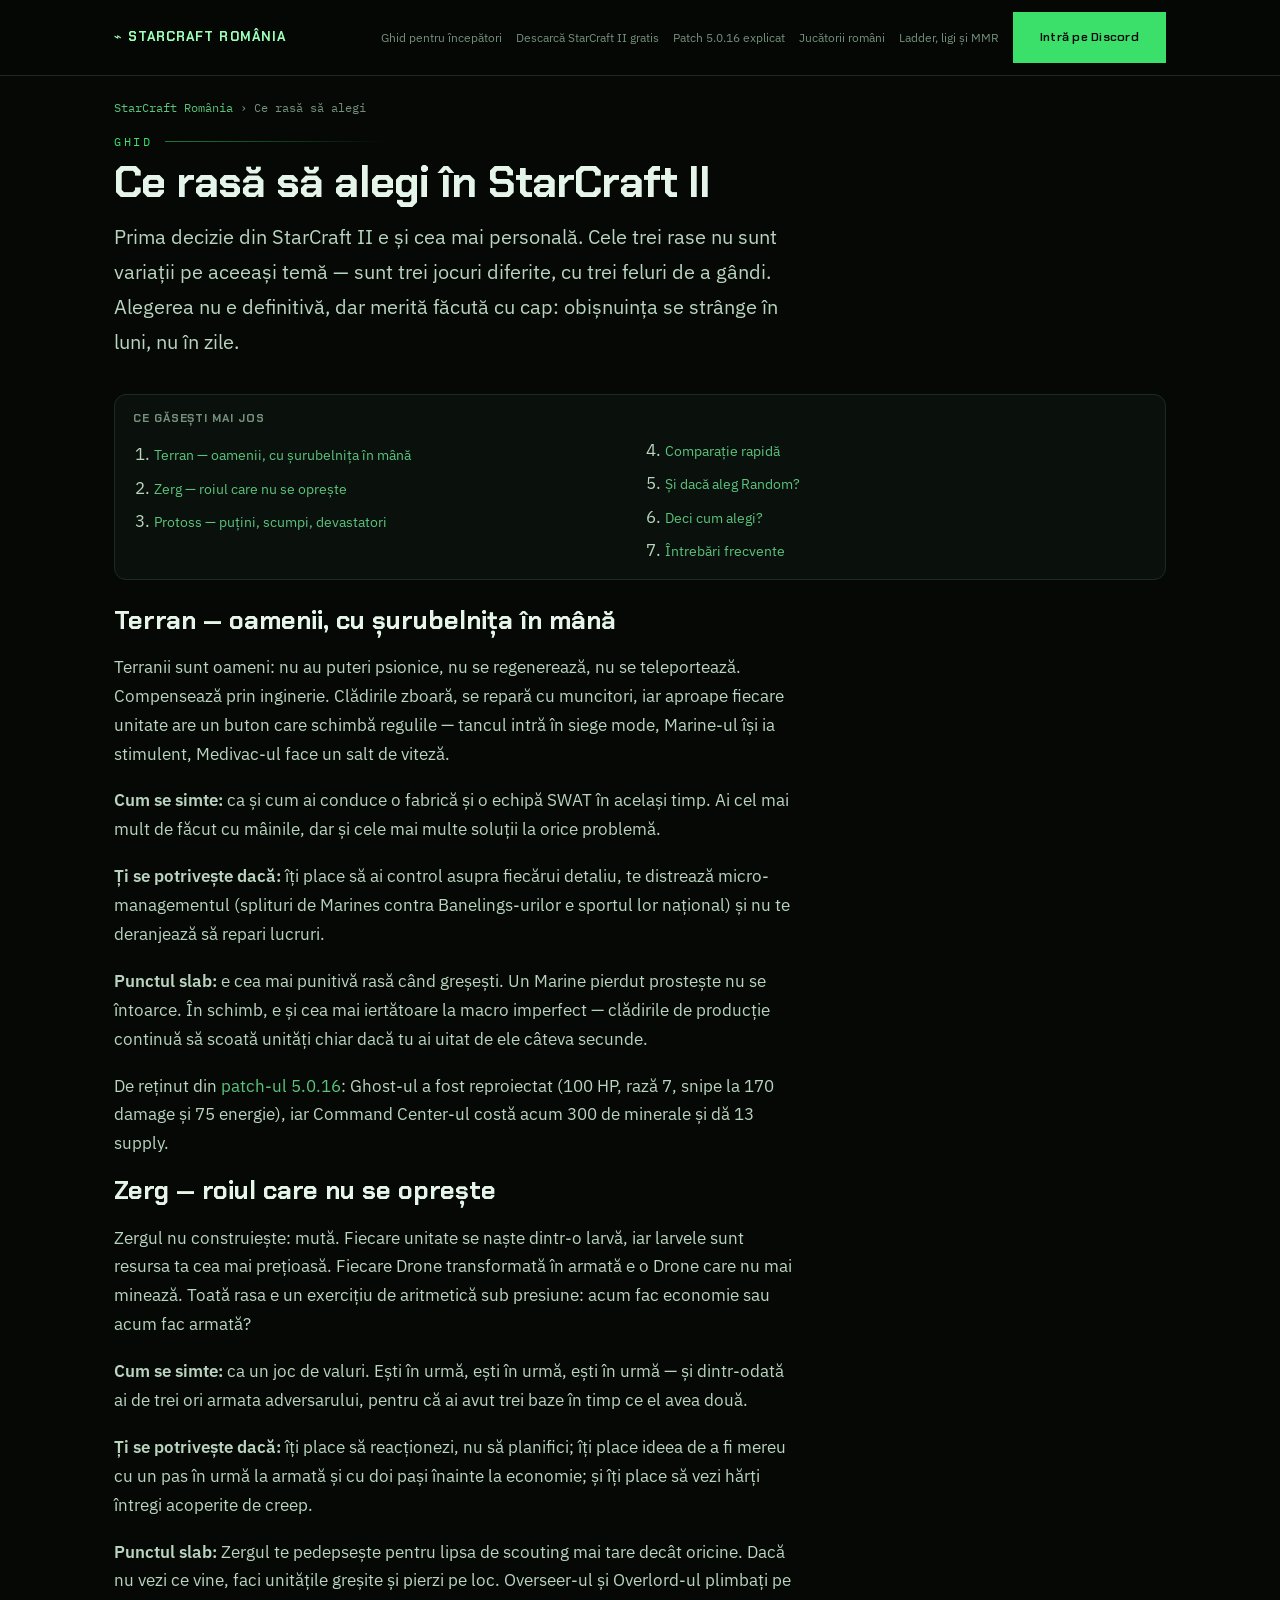
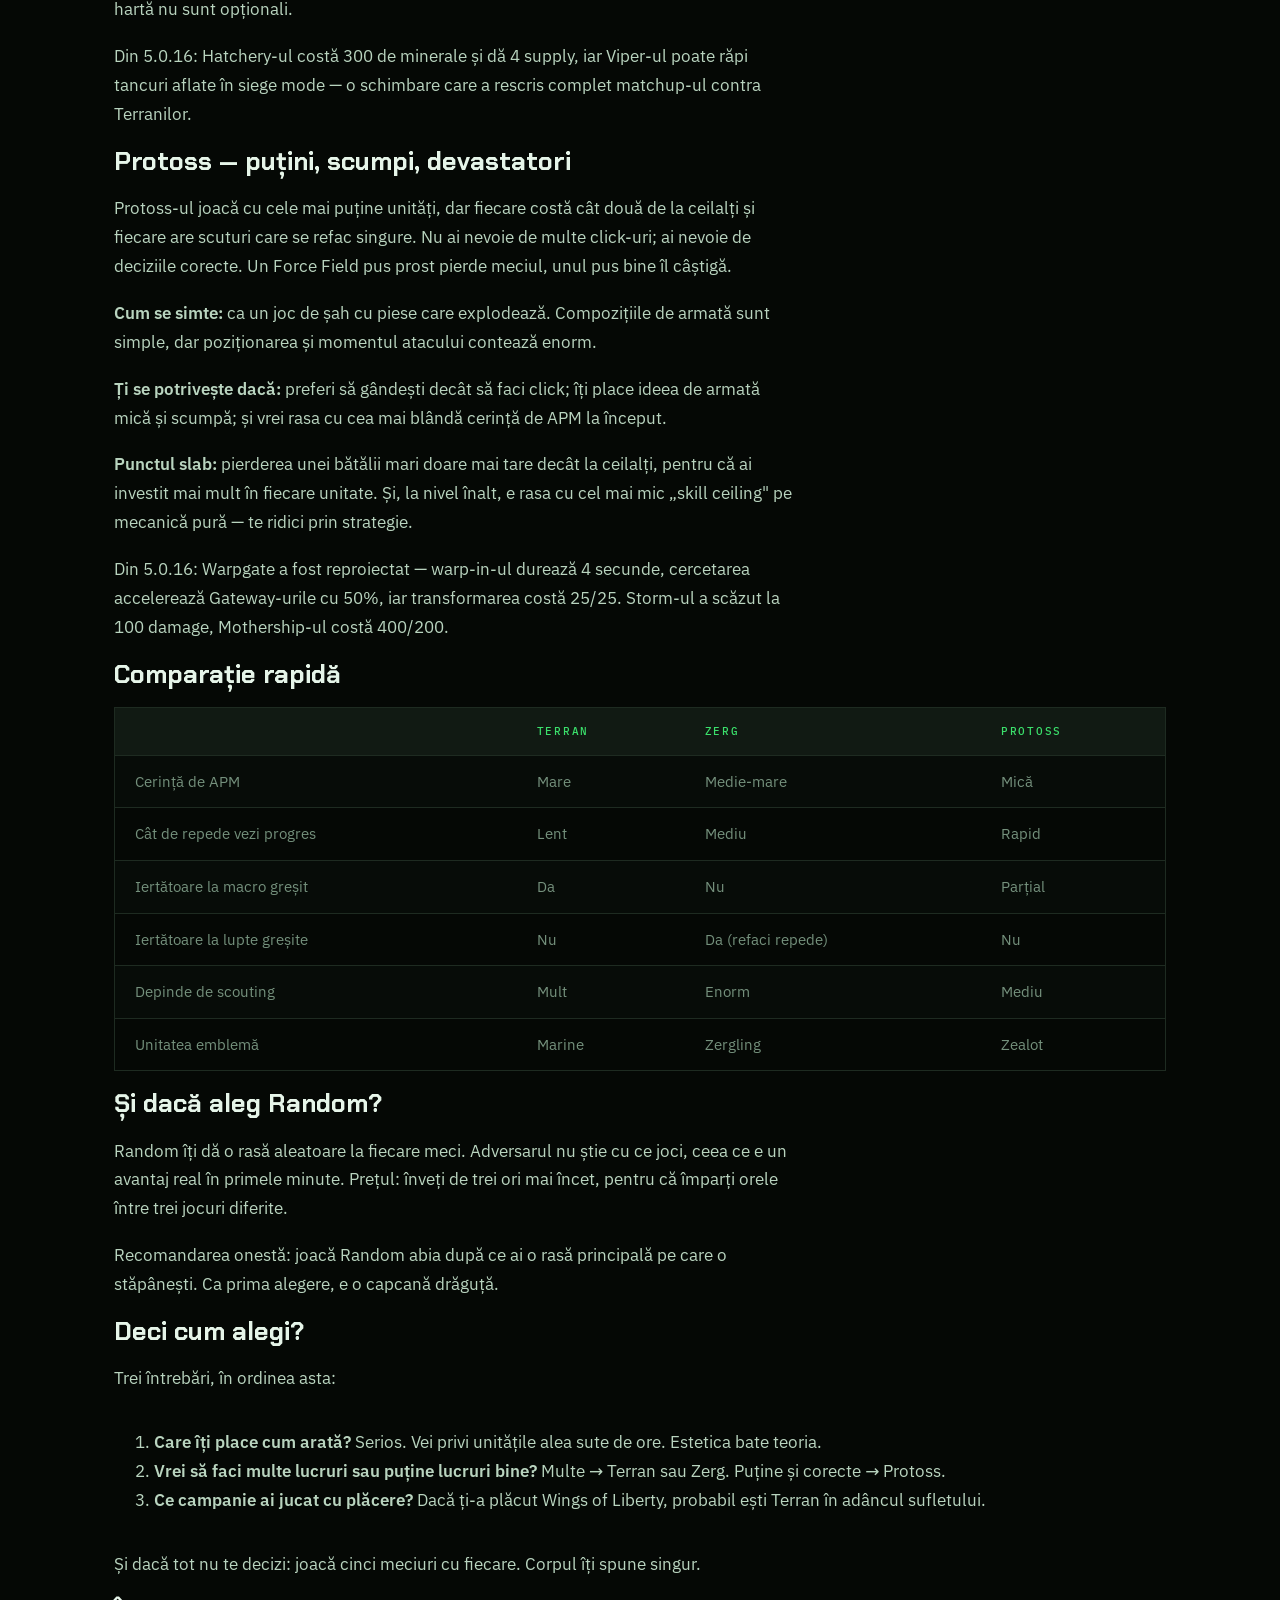
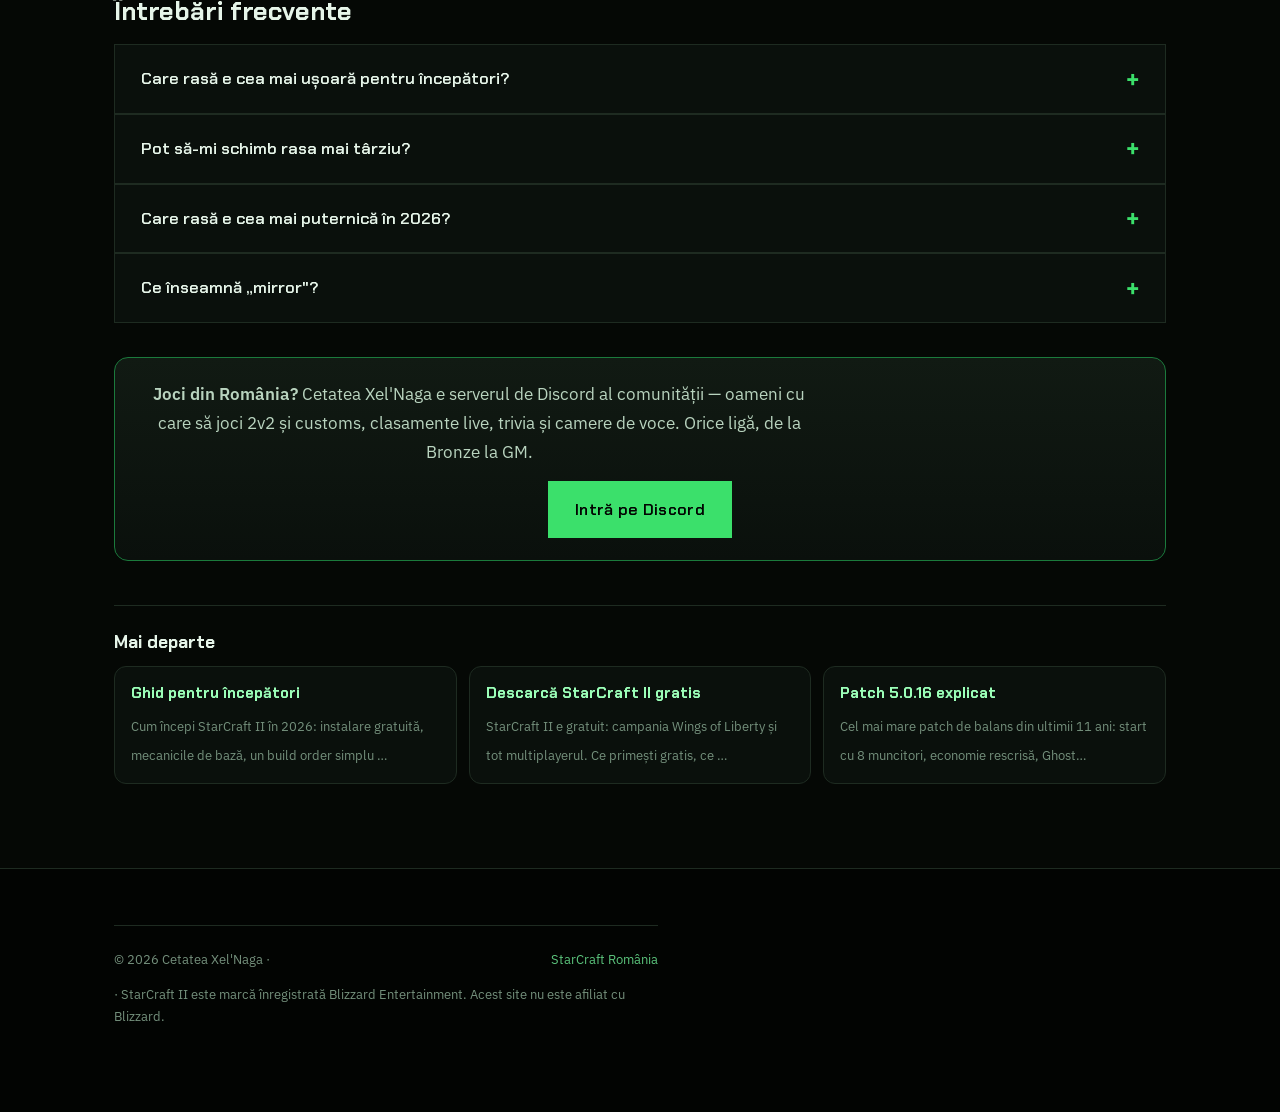
<file: rase.html>
<!DOCTYPE html>
<html lang="ro">
<head>
<meta charset="utf-8">
<meta name="viewport" content="width=device-width, initial-scale=1">
<title>Terran, Zerg sau Protoss? Cum alegi rasa în StarCraft II</title>
<meta name="description" content="Cele trei rase din StarCraft II explicate pe înțelesul unui începător: cum se joacă fiecare, ce fel de om se potrivește cu ea și cât de greu se învață.">
<link rel="canonical" href="https://starcraftromania.github.io/rase.html">
<link rel="alternate" hreflang="ro" href="https://starcraftromania.github.io/rase.html">
<link rel="alternate" hreflang="x-default" href="https://starcraftromania.github.io/rase.html">
<meta name="robots" content="index, follow, max-image-preview:large, max-snippet:-1">
<meta property="og:type" content="article">
<meta property="og:locale" content="ro_RO">
<meta property="og:site_name" content="StarCraft România — Cetatea Xel'Naga">
<meta property="og:title" content="Terran, Zerg sau Protoss? Cum alegi rasa în StarCraft II">
<meta property="og:description" content="Cele trei rase din StarCraft II explicate pe înțelesul unui începător: cum se joacă fiecare, ce fel de om se potrivește cu ea și cât de greu se învață.">
<meta property="og:url" content="https://starcraftromania.github.io/rase.html">
<meta property="og:image" content="https://starcraftromania.github.io/og.png">
<meta name="twitter:card" content="summary_large_image">
<meta name="twitter:title" content="Terran, Zerg sau Protoss? Cum alegi rasa în StarCraft II">
<meta name="twitter:description" content="Cele trei rase din StarCraft II explicate pe înțelesul unui începător: cum se joacă fiecare, ce fel de om se potrivește cu ea și cât de greu se învață.">
<meta name="twitter:image" content="https://starcraftromania.github.io/og.png">
<link rel="icon" href="/favicon.svg" type="image/svg+xml">
<link rel="preload" as="font" type="font/woff2" href="/fonts/ChakraPetch-latin-ext-9cc6078d.woff2" crossorigin>
<link rel="preload" as="font" type="font/woff2" href="/fonts/ChakraPetch-latin-d09f6c28.woff2" crossorigin>
<link rel="stylesheet" href="/fonts/fonts.css">
<style>
  :root {
    /* Brood War: consola verde fosforescent pe negru. Temă unică, asumată. */
    --void:      #050805;
    --void-deep: #020402;
    --hull:      #0A100C;
    --hull-2:    #111A13;
    --line:      #1E2B21;
    --green:     #3BE06B;
    --green-lit: #9BFFB8;
    --green-dim: #1B7A3C;
    --phosphor:  #5BC47C;
    --amber:     #D9A441;
    --text:      #B9D4BF;
    --muted:     #74907C;
    --white:     #E6F5E9;

    --display: "Chakra Petch", "Segoe UI", system-ui, sans-serif;
    --body: "IBM Plex Sans", "Segoe UI", system-ui, -apple-system, sans-serif;
    --mono: "IBM Plex Mono", ui-monospace, "SF Mono", Menlo, monospace;

    --measure: 68ch;
    --shell: 1100px;
  }

  * { box-sizing: border-box; }

  body {
    margin: 0;
    background: var(--void);
    color: var(--text);
    font-family: var(--body);
    font-size: 17px;
    line-height: 1.7;
    -webkit-font-smoothing: antialiased;
    overflow-x: hidden;
  }

  ::selection { background: var(--green); color: var(--void-deep); }

  a { color: var(--phosphor); text-decoration: none; }
  a:hover { color: var(--green-lit); text-decoration: underline; text-underline-offset: 3px; }
  a:focus-visible, button:focus-visible {
    outline: 2px solid var(--green);
    outline-offset: 3px;
    border-radius: 2px;
  }

  h1, h2, h3 {
    font-family: var(--display);
    color: var(--white);
    text-wrap: balance;
    margin: 0;
    line-height: 1.15;
  }

  p { margin: 0; max-width: var(--measure); }

  .shell {
    max-width: var(--shell);
    margin-inline: auto;
    padding-inline: 24px;
  }

  /* ---------- HERO ---------- */

  .hero {
    position: relative;
    min-height: 88vh;
    display: flex;
    align-items: center;
    overflow: hidden;
    border-bottom: 1px solid var(--line);
    background:
      radial-gradient(120% 90% at 50% 8%, rgba(59,224,107,0.13), transparent 55%),
      radial-gradient(80% 60% at 82% 92%, rgba(91,196,124,0.09), transparent 60%),
      linear-gradient(180deg, var(--void-deep), var(--void));
  }

  #starfield {
    position: absolute;
    inset: 0;
    width: 100%;
    height: 100%;
    display: block;
    pointer-events: none;
  }

  .hero .shell { position: relative; z-index: 1; padding-block: 96px 72px; }

  .eyebrow {
    font-family: var(--mono);
    font-size: 12px;
    letter-spacing: 0.22em;
    text-transform: uppercase;
    color: var(--green);
    display: flex;
    align-items: center;
    gap: 12px;
  }
  .eyebrow::after {
    content: "";
    flex: 1;
    height: 1px;
    background: linear-gradient(90deg, var(--green-dim), transparent);
    max-width: 220px;
  }

  h1 {
    font-size: clamp(2.6rem, 7vw, 4.6rem);
    font-weight: 700;
    letter-spacing: -0.02em;
    margin-block: 22px 20px;
  }
  h1 .lit {
    background: linear-gradient(100deg, var(--green-lit), var(--green) 55%, var(--green-dim));
    -webkit-background-clip: text;
    background-clip: text;
    color: transparent;
  }

  .lede {
    font-size: clamp(1.05rem, 2.2vw, 1.28rem);
    color: var(--text);
    max-width: 56ch;
  }

  .cta-row {
    display: flex;
    flex-wrap: wrap;
    gap: 14px;
    margin-top: 36px;
  }

  .btn {
    font-family: var(--display);
    font-weight: 600;
    font-size: 1rem;
    letter-spacing: 0.02em;
    padding: 14px 26px;
    border: 1px solid var(--green);
    background: var(--green);
    color: var(--void-deep);
    cursor: pointer;
    transition: transform 0.15s ease, box-shadow 0.15s ease, background 0.15s ease;
    display: inline-flex;
    align-items: center;
    gap: 10px;
  }
  .btn:hover {
    background: var(--green-lit);
    color: var(--void-deep);
    text-decoration: none;
    transform: translateY(-2px);
    box-shadow: 0 10px 30px rgba(59,224,107,0.25);
  }
  .btn.ghost {
    background: transparent;
    color: var(--green-lit);
    border-color: var(--line);
  }
  .btn.ghost:hover {
    background: rgba(59,224,107,0.08);
    border-color: var(--green);
    color: var(--green-lit);
  }

  .facts {
    display: grid;
    grid-template-columns: repeat(auto-fit, minmax(150px, 1fr));
    gap: 22px 0;
    margin-top: 56px;
    border-top: 1px solid var(--line);
    padding-top: 26px;
  }
  .fact {
    padding-left: 22px;
    border-left: 1px solid var(--line);
  }
  .fact b {
    display: block;
    font-family: var(--display);
    font-size: 1.7rem;
    font-weight: 700;
    color: var(--green-lit);
    line-height: 1.1;
    font-variant-numeric: tabular-nums;
  }
  .fact span {
    font-family: var(--mono);
    font-size: 11.5px;
    letter-spacing: 0.14em;
    text-transform: uppercase;
    color: var(--muted);
  }

  /* ---------- SECTIONS ---------- */

  section { padding-block: 84px; border-bottom: 1px solid var(--line); }
  section:last-of-type { border-bottom: none; }

  .sec-head { margin-bottom: 34px; }
  .sec-head h2 {
    font-size: clamp(1.7rem, 3.6vw, 2.4rem);
    font-weight: 600;
    letter-spacing: -0.015em;
    margin-top: 16px;
  }

  .prose { display: flex; flex-direction: column; gap: 18px; }
  .prose p { color: var(--text); }
  .prose strong { color: var(--white); font-weight: 600; }

  /* ---------- STEPS ---------- */

  .steps {
    display: grid;
    gap: 2px;
    background: var(--line);
    border: 1px solid var(--line);
  }
  .step {
    background: var(--hull);
    padding: 28px 30px;
    display: grid;
    grid-template-columns: auto 1fr;
    gap: 24px;
    align-items: start;
  }
  .step .num {
    font-family: var(--display);
    font-size: 2.2rem;
    font-weight: 700;
    color: var(--green-dim);
    line-height: 1;
    font-variant-numeric: tabular-nums;
  }
  .step h3 { font-size: 1.15rem; font-weight: 600; margin-bottom: 8px; }
  .step p { color: var(--muted); font-size: 0.95rem; }
  .step p strong { color: var(--text); }

  /* ---------- BOT GRID ---------- */

  .grid {
    display: grid;
    grid-template-columns: repeat(auto-fit, minmax(280px, 1fr));
    gap: 2px;
    background: var(--line);
    border: 1px solid var(--line);
  }
  .cell {
    background: var(--hull);
    padding: 26px 28px;
    display: flex;
    flex-direction: column;
    gap: 10px;
  }
  .cell h3 {
    font-size: 1.05rem;
    font-weight: 600;
    display: flex;
    align-items: baseline;
    gap: 10px;
  }
  .cell h3 em {
    font-family: var(--mono);
    font-style: normal;
    font-size: 11px;
    letter-spacing: 0.12em;
    text-transform: uppercase;
    color: var(--green);
  }
  .cell p { font-size: 0.94rem; color: var(--muted); }

  /* ---------- TABLE ---------- */

  .table-wrap { overflow-x: auto; border: 1px solid var(--line); }
  table {
    width: 100%;
    border-collapse: collapse;
    font-size: 0.94rem;
    min-width: 520px;
  }
  thead th {
    font-family: var(--mono);
    font-size: 11px;
    letter-spacing: 0.16em;
    text-transform: uppercase;
    color: var(--green);
    text-align: left;
    padding: 14px 20px;
    background: var(--hull-2);
    border-bottom: 1px solid var(--line);
    font-weight: 500;
  }
  tbody td {
    padding: 13px 20px;
    border-bottom: 1px solid var(--line);
    vertical-align: top;
    color: var(--muted);
  }
  tbody tr:last-child td { border-bottom: none; }
  tbody tr:nth-child(odd) { background: rgba(10,16,12,0.55); }
  tbody tr:hover { background: rgba(59,224,107,0.05); }
  td code {
    font-family: var(--mono);
    color: var(--green-lit);
    font-size: 0.92em;
    white-space: nowrap;
  }
  td.num { font-family: var(--mono); font-variant-numeric: tabular-nums; color: var(--text); white-space: nowrap; }
  .tag {
    font-family: var(--mono);
    font-size: 10px;
    letter-spacing: 0.1em;
    text-transform: uppercase;
    color: var(--phosphor);
    border: 1px solid rgba(91,196,124,0.35);
    padding: 2px 7px;
    white-space: nowrap;
  }

  /* ---------- RANK LADDER ---------- */

  .ladder {
    display: grid;
    grid-template-columns: repeat(auto-fit, minmax(112px, 1fr));
    gap: 1px;
    background: var(--line);
    border: 1px solid var(--line);
    margin-top: 8px;
  }
  .rung {
    background: var(--hull);
    padding: 18px 10px;
    text-align: center;
  }
  .rung b {
    display: block;
    font-family: var(--display);
    font-size: 0.95rem;
    font-weight: 600;
    color: var(--text);
  }
  .rung span {
    font-family: var(--mono);
    font-size: 10.5px;
    letter-spacing: 0.08em;
    color: var(--muted);
    font-variant-numeric: tabular-nums;
  }
  .rung:last-child { background: linear-gradient(180deg, rgba(59,224,107,0.16), var(--hull)); }
  .rung:last-child b { color: var(--green-lit); }

  .ladder-label {
    font-family: var(--mono);
    font-size: 11px;
    letter-spacing: 0.16em;
    text-transform: uppercase;
    color: var(--muted);
    margin-bottom: 10px;
    margin-top: 30px;
  }

  /* ---------- CROWN PANEL ---------- */

  .crown {
    border: 1px solid var(--green-dim);
    background:
      radial-gradient(80% 120% at 15% 0%, rgba(59,224,107,0.12), transparent 60%),
      var(--hull);
    padding: 34px 34px 36px;
    display: grid;
    gap: 20px;
  }
  .crown h3 { font-size: 1.3rem; font-weight: 600; }
  .crown p { color: var(--text); }
  .crown ul {
    margin: 0;
    padding-left: 20px;
    color: var(--muted);
    font-size: 0.95rem;
    display: grid;
    gap: 8px;
  }
  .crown li::marker { color: var(--green); }

  /* ---------- FAQ ---------- */

  .faq { display: grid; gap: 2px; background: var(--line); border: 1px solid var(--line); }
  details { background: var(--hull); }
  details[open] { background: var(--hull-2); }
  summary {
    cursor: pointer;
    padding: 20px 26px;
    font-family: var(--display);
    font-weight: 600;
    font-size: 1.02rem;
    color: var(--white);
    list-style: none;
    display: flex;
    justify-content: space-between;
    align-items: center;
    gap: 20px;
  }
  summary::-webkit-details-marker { display: none; }
  summary::after {
    content: "+";
    font-family: var(--mono);
    color: var(--green);
    font-size: 1.3rem;
    line-height: 1;
    flex-shrink: 0;
  }
  details[open] summary::after { content: "−"; }
  details > div {
    padding: 0 26px 22px;
    color: var(--muted);
    font-size: 0.96rem;
  }
  details > div p + p { margin-top: 12px; }


  /* ---------- LIVE: STAREA SERVERULUI ---------- */

  .live {
    border: 1px solid var(--line);
    background:
      radial-gradient(90% 140% at 0% 0%, rgba(59,224,107,0.07), transparent 62%),
      var(--hull);
  }
  .live-top {
    display: flex;
    flex-wrap: wrap;
    align-items: center;
    justify-content: space-between;
    gap: 18px;
    padding: 22px 26px;
    border-bottom: 1px solid var(--line);
    background: var(--hull-2);
  }
  .live-count { display: flex; align-items: baseline; gap: 12px; }
  .live-count b {
    font-family: var(--display);
    font-size: 2.6rem;
    font-weight: 700;
    line-height: 1;
    color: var(--green-lit);
    font-variant-numeric: tabular-nums;
  }
  .live-lbl {
    font-family: var(--mono);
    font-size: 11.5px;
    letter-spacing: 0.16em;
    text-transform: uppercase;
    color: var(--muted);
  }
  .dot {
    width: 9px; height: 9px;
    border-radius: 50%;
    background: var(--green);
    box-shadow: 0 0 0 0 rgba(59,224,107,0.6);
    align-self: center;
    flex-shrink: 0;
    animation: pulse 2.4s ease-out infinite;
  }
  @keyframes pulse {
    0%   { box-shadow: 0 0 0 0 rgba(59,224,107,0.55); }
    70%  { box-shadow: 0 0 0 10px rgba(59,224,107,0); }
    100% { box-shadow: 0 0 0 0 rgba(59,224,107,0); }
  }
  .btn.small { padding: 10px 20px; font-size: 0.92rem; }

  .live-body { padding: 24px 26px; display: grid; gap: 26px; }
  .live-msg { color: var(--muted); font-size: 0.95rem; }

  .live-h {
    font-family: var(--mono);
    font-size: 11px;
    letter-spacing: 0.18em;
    text-transform: uppercase;
    color: var(--green);
    margin-bottom: 14px;
  }

  .roster { display: flex; flex-wrap: wrap; gap: 10px; }
  .who {
    display: flex;
    align-items: center;
    gap: 10px;
    padding: 8px 14px 8px 8px;
    border: 1px solid var(--line);
    background: var(--void);
    min-width: 0;
  }
  .who img, .who .ini {
    width: 28px; height: 28px;
    border-radius: 50%;
    flex-shrink: 0;
    display: grid;
    place-items: center;
    background: var(--hull-2);
    color: var(--green);
    font-family: var(--mono);
    font-size: 12px;
  }
  .who { max-width: 100%; }
  .who span {
    font-size: 0.9rem;
    color: var(--text);
    white-space: nowrap;
    overflow: hidden;
    text-overflow: ellipsis;
    min-width: 0;
  }
  .who i {
    font-style: normal;
    font-family: var(--mono);
    font-size: 10.5px;
    color: var(--muted);
    white-space: nowrap;
    overflow: hidden;
    text-overflow: ellipsis;
    max-width: 18ch;
    min-width: 0;
  }
  .who::before {
    content: "";
    width: 7px; height: 7px;
    border-radius: 50%;
    background: var(--green);
    flex-shrink: 0;
  }
  .who[data-s="idle"]::before { background: var(--amber); }
  .who[data-s="dnd"]::before  { background: #C8503C; }

  .rooms { display: grid; gap: 1px; background: var(--line); border: 1px solid var(--line); }
  .room {
    background: var(--void);
    padding: 12px 16px;
    display: flex;
    align-items: center;
    justify-content: space-between;
    gap: 16px;
    font-size: 0.92rem;
  }
  .room b { font-weight: 500; color: var(--text); }
  .room[data-busy="1"] { background: var(--hull-2); }
  .room[data-busy="1"] b { color: var(--green-lit); }
  .room em {
    font-style: normal;
    font-family: var(--mono);
    font-size: 11px;
    letter-spacing: 0.1em;
    text-transform: uppercase;
    color: var(--muted);
    text-align: right;
  }
  .room[data-busy="1"] em { color: var(--green); }

  .live-foot {
    padding: 14px 26px 18px;
    border-top: 1px solid var(--line);
    font-family: var(--mono);
    font-size: 10.5px;
    letter-spacing: 0.12em;
    text-transform: uppercase;
    color: var(--muted);
    max-width: none;
  }

  .live[data-state="off"] .dot { animation: none; background: var(--muted); }
  .live[data-state="off"] .live-count b { color: var(--muted); }

  /* ---------- FOOTER ---------- */

  footer {
    background: var(--void-deep);
    border-top: 1px solid var(--line);
    padding-block: 56px 44px;
    color: var(--muted);
    font-size: 0.9rem;
  }
  .foot-grid {
    display: grid;
    grid-template-columns: repeat(auto-fit, minmax(200px, 1fr));
    gap: 32px;
    margin-bottom: 40px;
  }
  .foot-grid h4 {
    font-family: var(--mono);
    font-size: 11px;
    letter-spacing: 0.16em;
    text-transform: uppercase;
    color: var(--green);
    margin: 0 0 14px;
    font-weight: 500;
  }
  .foot-grid ul { list-style: none; margin: 0; padding: 0; display: grid; gap: 9px; }
  .foot-note {
    border-top: 1px solid var(--line);
    padding-top: 22px;
    font-size: 0.84rem;
    display: flex;
    flex-wrap: wrap;
    gap: 12px 28px;
    justify-content: space-between;
  }

  @media (max-width: 640px) {
    body { font-size: 16px; }
    section { padding-block: 60px; }
    .hero .shell { padding-block: 72px 56px; }
    .facts { grid-template-columns: repeat(2, 1fr); gap: 20px 0; }
    .fact { padding-left: 16px; }
    .fact b { font-size: 1.45rem; }
    .step { grid-template-columns: 1fr; gap: 12px; padding: 24px; }
    .step .num { font-size: 1.5rem; }
    .crown { padding: 26px 22px 28px; }
  }

  @media (prefers-reduced-motion: reduce) {
    * { animation: none !important; transition: none !important; }
  }

/* ── pagini de continut ─────────────────────────────────────────── */
.bara{position:sticky;top:0;z-index:50;background:rgba(5,8,5,.92);backdrop-filter:blur(8px);border-bottom:1px solid var(--line)}
.bara .shell{display:flex;align-items:center;gap:16px;padding:12px 24px;flex-wrap:wrap}
.marca{font-family:var(--display);font-weight:700;letter-spacing:.08em;text-transform:uppercase;font-size:.82rem;color:var(--green-lit);text-decoration:none;white-space:nowrap}
.marca:hover{color:var(--white)}
.bara nav{display:flex;gap:14px;flex-wrap:wrap;margin-left:auto;align-items:center}
.bara nav a{font-size:.78rem;color:var(--muted);text-decoration:none;white-space:nowrap}
.bara nav a:hover{color:var(--green-lit)}
.bara nav a.btn{color:var(--void)}
.firimituri{font-family:var(--mono);font-size:.72rem;color:var(--muted);padding:22px 0 0}
.firimituri a{color:var(--phosphor);text-decoration:none}
.firimituri a:hover{text-decoration:underline}
.cap{padding:14px 0 8px}
.cap h1{font-size:clamp(1.8rem,4.2vw,2.7rem);line-height:1.08;margin:.15em 0 .35em}
.cuprins{background:var(--hull);border:1px solid var(--line);border-radius:12px;padding:14px 18px;margin:26px 0}
.cuprins b{font-family:var(--display);text-transform:uppercase;letter-spacing:.08em;font-size:.72rem;color:var(--muted);display:block;margin-bottom:8px}
.cuprins ol{margin:0;padding-left:1.25em;columns:2;column-gap:28px}
@media(max-width:640px){.cuprins ol{columns:1}}
.cuprins li{margin:.25em 0}
.cuprins a{color:var(--phosphor);text-decoration:none;font-size:.9rem}
.cuprins a:hover{text-decoration:underline}
.mai-departe{border-top:1px solid var(--line);margin-top:44px;padding-top:26px}
.mai-departe h2{font-size:1.1rem;margin-bottom:14px}
.legaturi{display:grid;grid-template-columns:repeat(auto-fit,minmax(240px,1fr));gap:12px}
.legatura{display:block;background:var(--hull);border:1px solid var(--line);border-radius:12px;padding:14px 16px;text-decoration:none;transition:.15s}
.legatura:hover{border-color:var(--green-dim);background:var(--hull-2)}
.legatura b{display:block;color:var(--green-lit);font-family:var(--display);font-size:.95rem;margin-bottom:4px}
.legatura span{color:var(--muted);font-size:.82rem;line-height:1.45}
.chemare{background:linear-gradient(180deg,var(--hull-2),var(--hull));border:1px solid var(--green-dim);border-radius:14px;padding:22px 24px;margin:34px 0 0;text-align:center}
.chemare p{margin:0 0 14px;color:var(--text)}
</style>
<script type="application/ld+json">{"@context":"https://schema.org","@graph":[{"@type":"Article","headline":"Ce rasă să alegi în StarCraft II","description":"Cele trei rase din StarCraft II explicate pe înțelesul unui începător: cum se joacă fiecare, ce fel de om se potrivește cu ea și cât de greu se învață.","inLanguage":"ro-RO","datePublished":"2026-08-23","dateModified":"2026-08-23","author":{"@type":"Organization","name":"Cetatea Xel'Naga"},"publisher":{"@type":"Organization","name":"StarCraft România — Cetatea Xel'Naga","url":"https://starcraftromania.github.io/"},"mainEntityOfPage":"https://starcraftromania.github.io/rase.html","about":{"@type":"VideoGame","name":"StarCraft II","publisher":{"@type":"Organization","name":"Blizzard Entertainment"}}},{"@type":"BreadcrumbList","itemListElement":[{"@type":"ListItem","position":1,"name":"StarCraft România","item":"https://starcraftromania.github.io/"},{"@type":"ListItem","position":2,"name":"Ce rasă să alegi","item":"https://starcraftromania.github.io/rase.html"}]},{"@type":"FAQPage","mainEntity":[{"@type":"Question","name":"Care rasă e cea mai ușoară pentru începători?","acceptedAnswer":{"@type":"Answer","text":"Protoss, pentru că cere cel mai puțin APM și are cele mai simple compoziții de armată. Terran e cea mai iertătoare când uiți de macro, iar Zerg te învață economia cel mai bine."}},{"@type":"Question","name":"Pot să-mi schimb rasa mai târziu?","acceptedAnswer":{"@type":"Answer","text":"Oricând, dintr-un meniu. Nu pierzi nimic — dar MMR-ul e separat pe fiecare rasă, deci vei juca la început contra unor adversari mai slabi decât ești obișnuit."}},{"@type":"Question","name":"Care rasă e cea mai puternică în 2026?","acceptedAnswer":{"@type":"Answer","text":"După patch-ul 5.0.16 balansul s-a rescris aproape complet și meta-ul e încă în mișcare. La nivelul la care joacă majoritatea, rasa contează mult mai puțin decât macro-ul."}},{"@type":"Question","name":"Ce înseamnă „mirror\"?","acceptedAnswer":{"@type":"Answer","text":"Un meci între aceeași rasă: ZvZ, PvP, TvT. Sunt matchup-urile cu ritmul cel mai rapid și cele mai puțin iertătoare la greșeli."}}]}]}</script>
</head>
<body>
<header class="bara"><div class="shell">
      <a class="marca" href="/">⌁ StarCraft România</a>
      <nav>
        <a href="/incepatori.html">Ghid pentru începători</a>
        <a href="/descarca-starcraft-2.html">Descarcă StarCraft II gratis</a>
        <a href="/patch-5-0-16.html">Patch 5.0.16 explicat</a>
        <a href="/jucatori-romani.html">Jucătorii români</a>
        <a href="/ladder.html">Ladder, ligi și MMR</a>
        <a class="btn" href="https://discord.gg/ZuGDmpeRm3" rel="noopener">Intră pe Discord</a>
      </nav>
    </div></header>
<main>
  <div class="shell">
    <p class="firimituri"><a href="/">StarCraft România</a> › Ce rasă să alegi</p>
    <div class="cap">
      <p class="eyebrow">Ghid</p>
      <h1>Ce rasă să alegi în StarCraft II</h1>
      <p class="lede">Prima decizie din StarCraft II e și cea mai personală. Cele trei rase nu sunt variații pe aceeași temă — sunt trei jocuri diferite, cu trei feluri de a gândi. Alegerea nu e definitivă, dar merită făcută cu cap: obișnuința se strânge în luni, nu în zile.</p>
    </div>
    <div class="cuprins"><b>Ce găsești mai jos</b><ol><li><a href="#terran">Terran — oamenii, cu șurubelnița în mână</a></li><li><a href="#zerg">Zerg — roiul care nu se oprește</a></li><li><a href="#protoss">Protoss — puțini, scumpi, devastatori</a></li><li><a href="#comparatie">Comparație rapidă</a></li><li><a href="#random">Și dacă aleg Random?</a></li><li><a href="#cum-alegi">Deci cum alegi?</a></li><li><a href="#intrebari">Întrebări frecvente</a></li></ol></div>
    <div class="prose">

<h2 id="terran">Terran — oamenii, cu șurubelnița în mână</h2>
<p>Terranii sunt oameni: nu au puteri psionice, nu se regenerează, nu se teleportează. Compensează prin inginerie. Clădirile zboară, se repară cu muncitori, iar aproape fiecare unitate are un buton care schimbă regulile — tancul intră în siege mode, Marine-ul își ia stimulent, Medivac-ul face un salt de viteză.</p>
<p><b>Cum se simte:</b> ca și cum ai conduce o fabrică și o echipă SWAT în același timp. Ai cel mai mult de făcut cu mâinile, dar și cele mai multe soluții la orice problemă.</p>
<p><b>Ți se potrivește dacă:</b> îți place să ai control asupra fiecărui detaliu, te distrează micro-managementul (splituri de Marines contra Banelings-urilor e sportul lor național) și nu te deranjează să repari lucruri.</p>
<p><b>Punctul slab:</b> e cea mai punitivă rasă când greșești. Un Marine pierdut prostește nu se întoarce. În schimb, e și cea mai iertătoare la macro imperfect — clădirile de producție continuă să scoată unități chiar dacă tu ai uitat de ele câteva secunde.</p>
<p class="small">De reținut din <a href="/patch-5-0-16.html">patch-ul 5.0.16</a>: Ghost-ul a fost reproiectat (100 HP, rază 7, snipe la 170 damage și 75 energie), iar Command Center-ul costă acum 300 de minerale și dă 13 supply.</p>

<h2 id="zerg">Zerg — roiul care nu se oprește</h2>
<p>Zergul nu construiește: mută. Fiecare unitate se naște dintr-o larvă, iar larvele sunt resursa ta cea mai prețioasă. Fiecare Drone transformată în armată e o Drone care nu mai minează. Toată rasa e un exercițiu de aritmetică sub presiune: acum fac economie sau acum fac armată?</p>
<p><b>Cum se simte:</b> ca un joc de valuri. Ești în urmă, ești în urmă, ești în urmă — și dintr-odată ai de trei ori armata adversarului, pentru că ai avut trei baze în timp ce el avea două.</p>
<p><b>Ți se potrivește dacă:</b> îți place să reacționezi, nu să planifici; îți place ideea de a fi mereu cu un pas în urmă la armată și cu doi pași înainte la economie; și îți place să vezi hărți întregi acoperite de creep.</p>
<p><b>Punctul slab:</b> Zergul te pedepsește pentru lipsa de scouting mai tare decât oricine. Dacă nu vezi ce vine, faci unitățile greșite și pierzi pe loc. Overseer-ul și Overlord-ul plimbați pe hartă nu sunt opționali.</p>
<p class="small">Din 5.0.16: Hatchery-ul costă 300 de minerale și dă 4 supply, iar Viper-ul poate răpi tancuri aflate în siege mode — o schimbare care a rescris complet matchup-ul contra Terranilor.</p>

<h2 id="protoss">Protoss — puțini, scumpi, devastatori</h2>
<p>Protoss-ul joacă cu cele mai puține unități, dar fiecare costă cât două de la ceilalți și fiecare are scuturi care se refac singure. Nu ai nevoie de multe click-uri; ai nevoie de deciziile corecte. Un Force Field pus prost pierde meciul, unul pus bine îl câștigă.</p>
<p><b>Cum se simte:</b> ca un joc de șah cu piese care explodează. Compozițiile de armată sunt simple, dar poziționarea și momentul atacului contează enorm.</p>
<p><b>Ți se potrivește dacă:</b> preferi să gândești decât să faci click; îți place ideea de armată mică și scumpă; și vrei rasa cu cea mai blândă cerință de APM la început.</p>
<p><b>Punctul slab:</b> pierderea unei bătălii mari doare mai tare decât la ceilalți, pentru că ai investit mai mult în fiecare unitate. Și, la nivel înalt, e rasa cu cel mai mic „skill ceiling" pe mecanică pură — te ridici prin strategie.</p>
<p class="small">Din 5.0.16: Warpgate a fost reproiectat — warp-in-ul durează 4 secunde, cercetarea accelerează Gateway-urile cu 50%, iar transformarea costă 25/25. Storm-ul a scăzut la 100 damage, Mothership-ul costă 400/200.</p>

<h2 id="comparatie">Comparație rapidă</h2>
<div class="table-wrap">
<table>
  <thead><tr><th></th><th>Terran</th><th>Zerg</th><th>Protoss</th></tr></thead>
  <tbody>
    <tr><td>Cerință de APM</td><td>Mare</td><td>Medie-mare</td><td>Mică</td></tr>
    <tr><td>Cât de repede vezi progres</td><td>Lent</td><td>Mediu</td><td>Rapid</td></tr>
    <tr><td>Iertătoare la macro greșit</td><td>Da</td><td>Nu</td><td>Parțial</td></tr>
    <tr><td>Iertătoare la lupte greșite</td><td>Nu</td><td>Da (refaci repede)</td><td>Nu</td></tr>
    <tr><td>Depinde de scouting</td><td>Mult</td><td>Enorm</td><td>Mediu</td></tr>
    <tr><td>Unitatea emblemă</td><td>Marine</td><td>Zergling</td><td>Zealot</td></tr>
  </tbody>
</table>
</div>

<h2 id="random">Și dacă aleg Random?</h2>
<p>Random îți dă o rasă aleatoare la fiecare meci. Adversarul nu știe cu ce joci, ceea ce e un avantaj real în primele minute. Prețul: înveți de trei ori mai încet, pentru că împarți orele între trei jocuri diferite.</p>
<p>Recomandarea onestă: joacă Random abia după ce ai o rasă principală pe care o stăpânești. Ca prima alegere, e o capcană drăguță.</p>

<h2 id="cum-alegi">Deci cum alegi?</h2>
<p>Trei întrebări, în ordinea asta:</p>
<ol>
  <li><b>Care îți place cum arată?</b> Serios. Vei privi unitățile alea sute de ore. Estetica bate teoria.</li>
  <li><b>Vrei să faci multe lucruri sau puține lucruri bine?</b> Multe → Terran sau Zerg. Puține și corecte → Protoss.</li>
  <li><b>Ce campanie ai jucat cu plăcere?</b> Dacă ți-a plăcut Wings of Liberty, probabil ești Terran în adâncul sufletului.</li>
</ol>
<p>Și dacă tot nu te decizi: joacă cinci meciuri cu fiecare. Corpul îți spune singur.</p>

<h2 id="intrebari">Întrebări frecvente</h2>
<div class="faq">
  <details><summary>Care rasă e cea mai ușoară pentru începători?</summary><p>Protoss, pentru că cere cel mai puțin APM și are cele mai simple compoziții de armată. Terran e cea mai iertătoare când uiți de macro, iar Zerg te învață economia cel mai bine.</p></details>
  <details><summary>Pot să-mi schimb rasa mai târziu?</summary><p>Oricând, dintr-un meniu. Nu pierzi nimic — dar MMR-ul e separat pe fiecare rasă, deci vei juca la început contra unor adversari mai slabi decât ești obișnuit.</p></details>
  <details><summary>Care rasă e cea mai puternică în 2026?</summary><p>După patch-ul 5.0.16 balansul s-a rescris aproape complet și meta-ul e încă în mișcare. La nivelul la care joacă majoritatea, rasa contează mult mai puțin decât macro-ul.</p></details>
  <details><summary>Ce înseamnă „mirror&quot;?</summary><p>Un meci între aceeași rasă: ZvZ, PvP, TvT. Sunt matchup-urile cu ritmul cel mai rapid și cele mai puțin iertătoare la greșeli.</p></details>
</div>
    </div>
    <div class="chemare">
      <p><b>Joci din România?</b> Cetatea Xel'Naga e serverul de Discord al comunității — oameni cu care să joci 2v2 și customs, clasamente live, trivia și camere de voce. Orice ligă, de la Bronze la GM.</p>
      <a class="btn" href="https://discord.gg/ZuGDmpeRm3" rel="noopener">Intră pe Discord</a>
    </div>
    <section class="mai-departe"><h2>Mai departe</h2><div class="legaturi">
      <a class="legatura" href="/incepatori.html"><b>Ghid pentru începători</b><span>Cum începi StarCraft II în 2026: instalare gratuită, mecanicile de bază, un build order simplu …</span></a>
      <a class="legatura" href="/descarca-starcraft-2.html"><b>Descarcă StarCraft II gratis</b><span>StarCraft II e gratuit: campania Wings of Liberty și tot multiplayerul. Ce primești gratis, ce …</span></a>
      <a class="legatura" href="/patch-5-0-16.html"><b>Patch 5.0.16 explicat</b><span>Cel mai mare patch de balans din ultimii 11 ani: start cu 8 muncitori, economie rescrisă, Ghost…</span></a>
    </div></section>
  </div>
</main>
<footer>
  <div class="shell foot-grid">
    <p class="foot-note">© 2026 Cetatea Xel'Naga · <a href="/">StarCraft România</a> · StarCraft II este marcă înregistrată Blizzard Entertainment. Acest site nu este afiliat cu Blizzard.</p>
  </div>
</footer>
</body>
</html>
</file>
<file: fonts/fonts.css>
/* Fonturi self-hosted — generat de fonts.py. Nu edita manual. */
@font-face {
  font-family: 'Chakra Petch';
  font-style: normal;
  font-weight: 600;
  font-display: swap;
  src: url(./ChakraPetch-latin-ext-8eb6de0d.woff2) format('woff2');
  unicode-range: U+0100-02BA, U+02BD-02C5, U+02C7-02CC, U+02CE-02D7, U+02DD-02FF, U+0304, U+0308, U+0329, U+1D00-1DBF, U+1E00-1E9F, U+1EF2-1EFF, U+2020, U+20A0-20AB, U+20AD-20C0, U+2113, U+2C60-2C7F, U+A720-A7FF;
}
@font-face {
  font-family: 'Chakra Petch';
  font-style: normal;
  font-weight: 600;
  font-display: swap;
  src: url(./ChakraPetch-latin-cd2df683.woff2) format('woff2');
  unicode-range: U+0000-00FF, U+0131, U+0152-0153, U+02BB-02BC, U+02C6, U+02DA, U+02DC, U+0304, U+0308, U+0329, U+2000-206F, U+20AC, U+2122, U+2191, U+2193, U+2212, U+2215, U+FEFF, U+FFFD;
}
@font-face {
  font-family: 'Chakra Petch';
  font-style: normal;
  font-weight: 700;
  font-display: swap;
  src: url(./ChakraPetch-latin-ext-9cc6078d.woff2) format('woff2');
  unicode-range: U+0100-02BA, U+02BD-02C5, U+02C7-02CC, U+02CE-02D7, U+02DD-02FF, U+0304, U+0308, U+0329, U+1D00-1DBF, U+1E00-1E9F, U+1EF2-1EFF, U+2020, U+20A0-20AB, U+20AD-20C0, U+2113, U+2C60-2C7F, U+A720-A7FF;
}
@font-face {
  font-family: 'Chakra Petch';
  font-style: normal;
  font-weight: 700;
  font-display: swap;
  src: url(./ChakraPetch-latin-d09f6c28.woff2) format('woff2');
  unicode-range: U+0000-00FF, U+0131, U+0152-0153, U+02BB-02BC, U+02C6, U+02DA, U+02DC, U+0304, U+0308, U+0329, U+2000-206F, U+20AC, U+2122, U+2191, U+2193, U+2212, U+2215, U+FEFF, U+FFFD;
}
@font-face {
  font-family: 'IBM Plex Mono';
  font-style: normal;
  font-weight: 400;
  font-display: swap;
  src: url(./IBMPlexMono-latin-ext-4af8cef5.woff2) format('woff2');
  unicode-range: U+0100-02BA, U+02BD-02C5, U+02C7-02CC, U+02CE-02D7, U+02DD-02FF, U+0304, U+0308, U+0329, U+1D00-1DBF, U+1E00-1E9F, U+1EF2-1EFF, U+2020, U+20A0-20AB, U+20AD-20C0, U+2113, U+2C60-2C7F, U+A720-A7FF;
}
@font-face {
  font-family: 'IBM Plex Mono';
  font-style: normal;
  font-weight: 400;
  font-display: swap;
  src: url(./IBMPlexMono-latin-bb87500e.woff2) format('woff2');
  unicode-range: U+0000-00FF, U+0131, U+0152-0153, U+02BB-02BC, U+02C6, U+02DA, U+02DC, U+0304, U+0308, U+0329, U+2000-206F, U+20AC, U+2122, U+2191, U+2193, U+2212, U+2215, U+FEFF, U+FFFD;
}
@font-face {
  font-family: 'IBM Plex Mono';
  font-style: normal;
  font-weight: 500;
  font-display: swap;
  src: url(./IBMPlexMono-latin-ext-3e942f42.woff2) format('woff2');
  unicode-range: U+0100-02BA, U+02BD-02C5, U+02C7-02CC, U+02CE-02D7, U+02DD-02FF, U+0304, U+0308, U+0329, U+1D00-1DBF, U+1E00-1E9F, U+1EF2-1EFF, U+2020, U+20A0-20AB, U+20AD-20C0, U+2113, U+2C60-2C7F, U+A720-A7FF;
}
@font-face {
  font-family: 'IBM Plex Mono';
  font-style: normal;
  font-weight: 500;
  font-display: swap;
  src: url(./IBMPlexMono-latin-d32f0e07.woff2) format('woff2');
  unicode-range: U+0000-00FF, U+0131, U+0152-0153, U+02BB-02BC, U+02C6, U+02DA, U+02DC, U+0304, U+0308, U+0329, U+2000-206F, U+20AC, U+2122, U+2191, U+2193, U+2212, U+2215, U+FEFF, U+FFFD;
}
@font-face {
  font-family: 'IBM Plex Sans';
  font-style: normal;
  font-weight: 400 600;
  font-display: swap;
  src: url(./IBMPlexSans-latin-ext-69ec3099.woff2) format('woff2');
  unicode-range: U+0100-02BA, U+02BD-02C5, U+02C7-02CC, U+02CE-02D7, U+02DD-02FF, U+0304, U+0308, U+0329, U+1D00-1DBF, U+1E00-1E9F, U+1EF2-1EFF, U+2020, U+20A0-20AB, U+20AD-20C0, U+2113, U+2C60-2C7F, U+A720-A7FF;
}
@font-face {
  font-family: 'IBM Plex Sans';
  font-style: normal;
  font-weight: 400 600;
  font-display: swap;
  src: url(./IBMPlexSans-latin-d8b4e62d.woff2) format('woff2');
  unicode-range: U+0000-00FF, U+0131, U+0152-0153, U+02BB-02BC, U+02C6, U+02DA, U+02DC, U+0304, U+0308, U+0329, U+2000-206F, U+20AC, U+2122, U+2191, U+2193, U+2212, U+2215, U+FEFF, U+FFFD;
}
</file>
